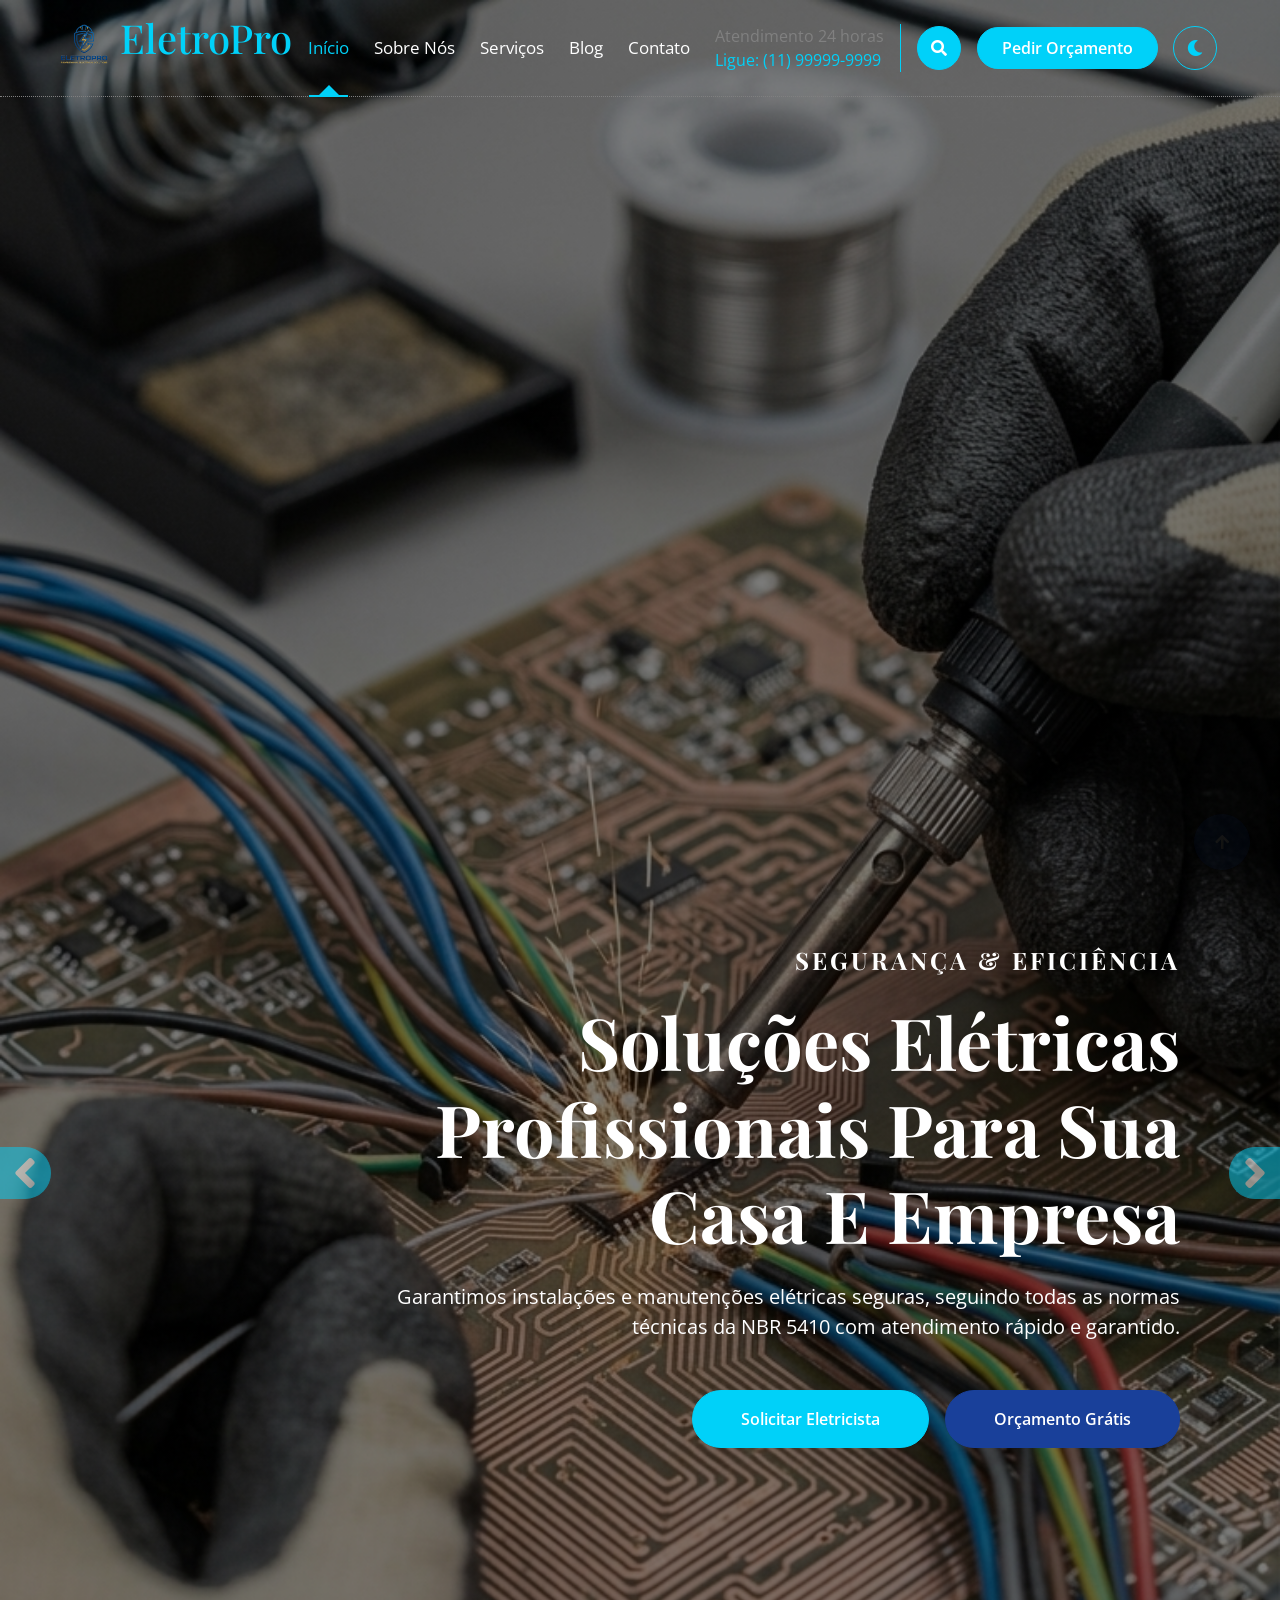
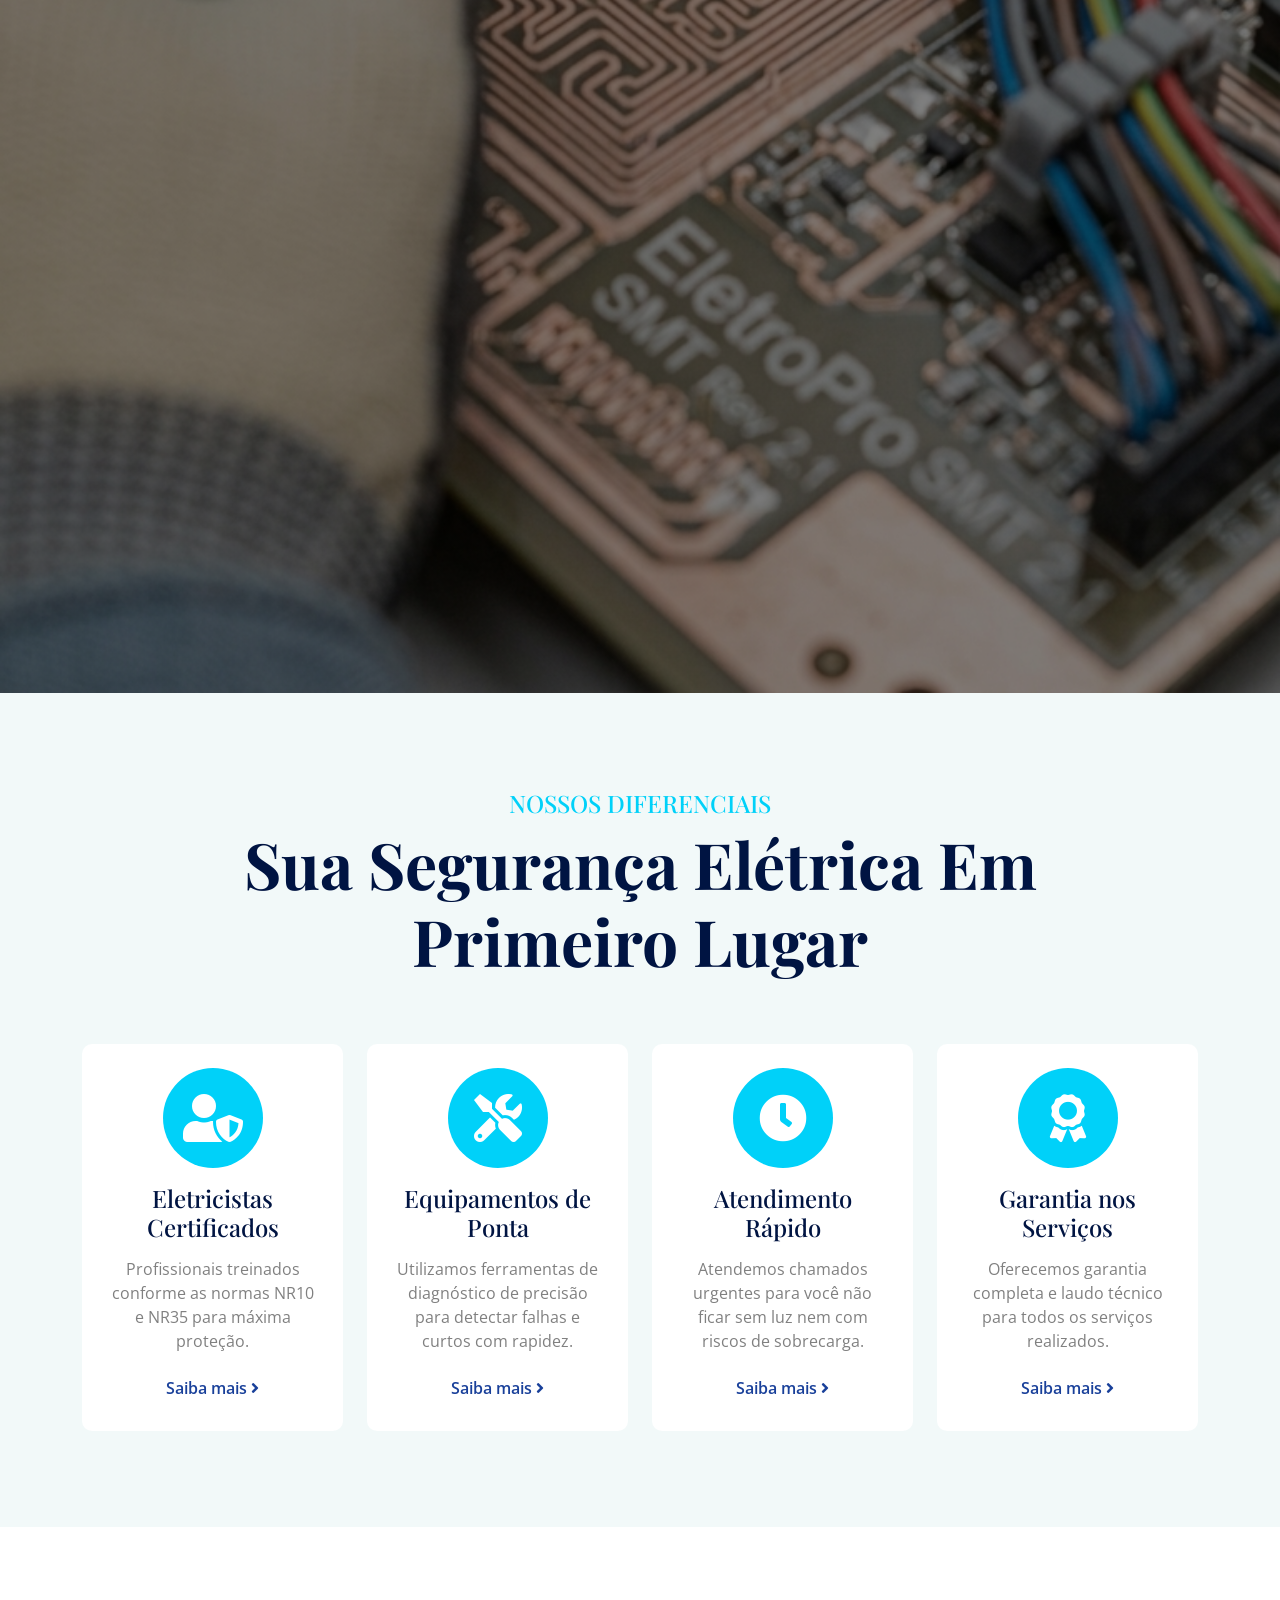
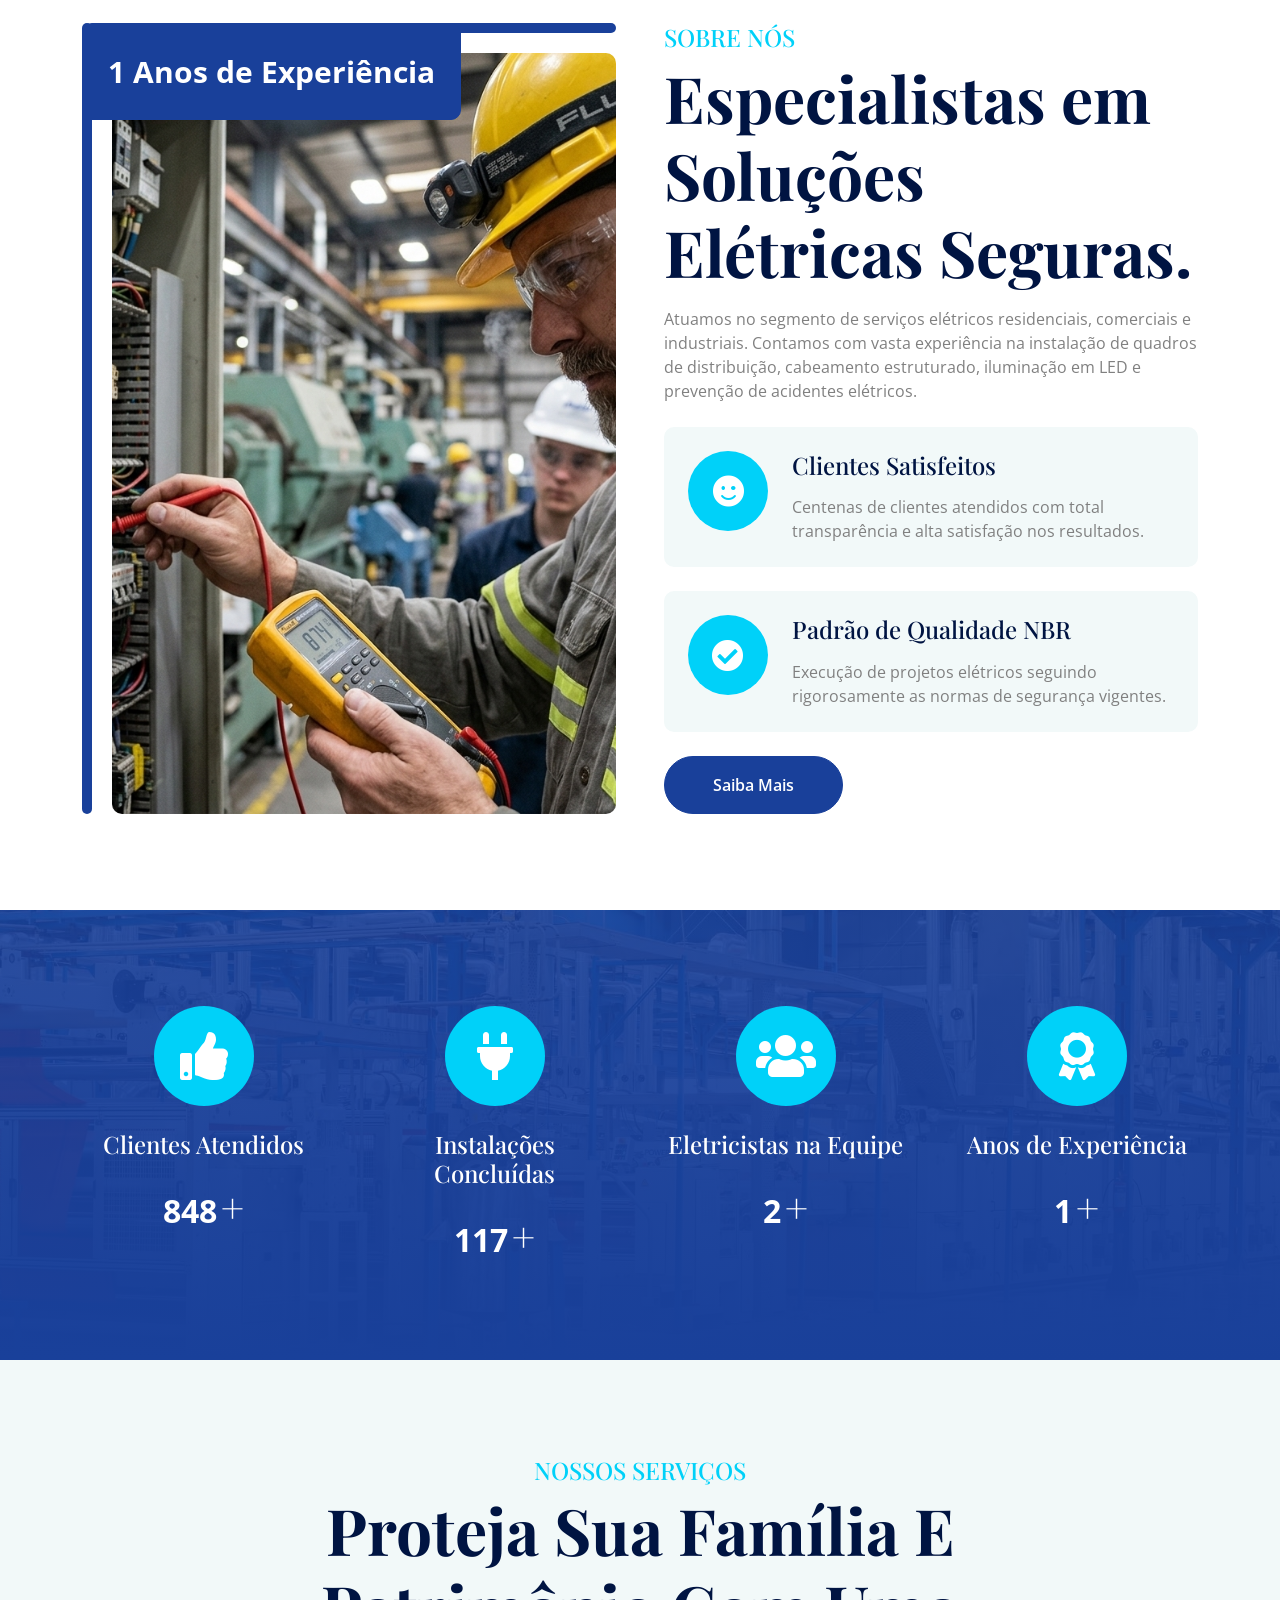
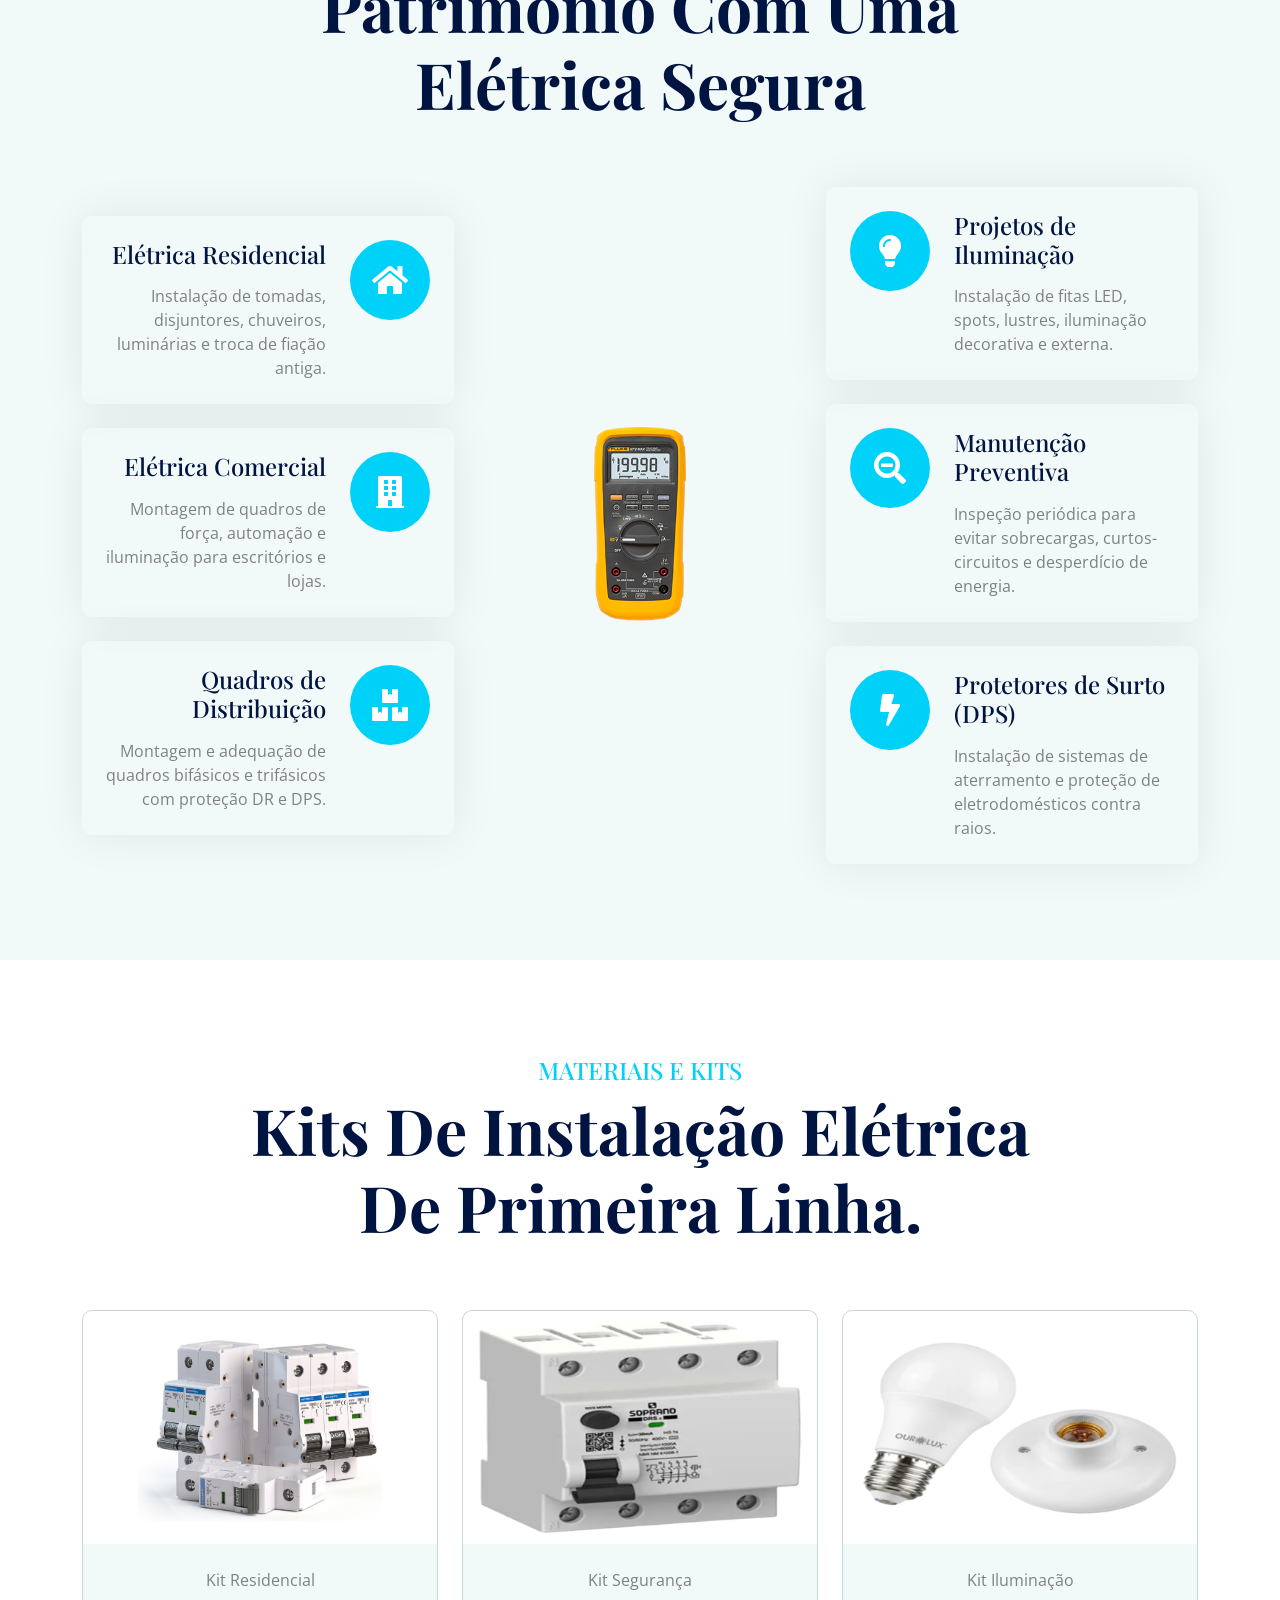
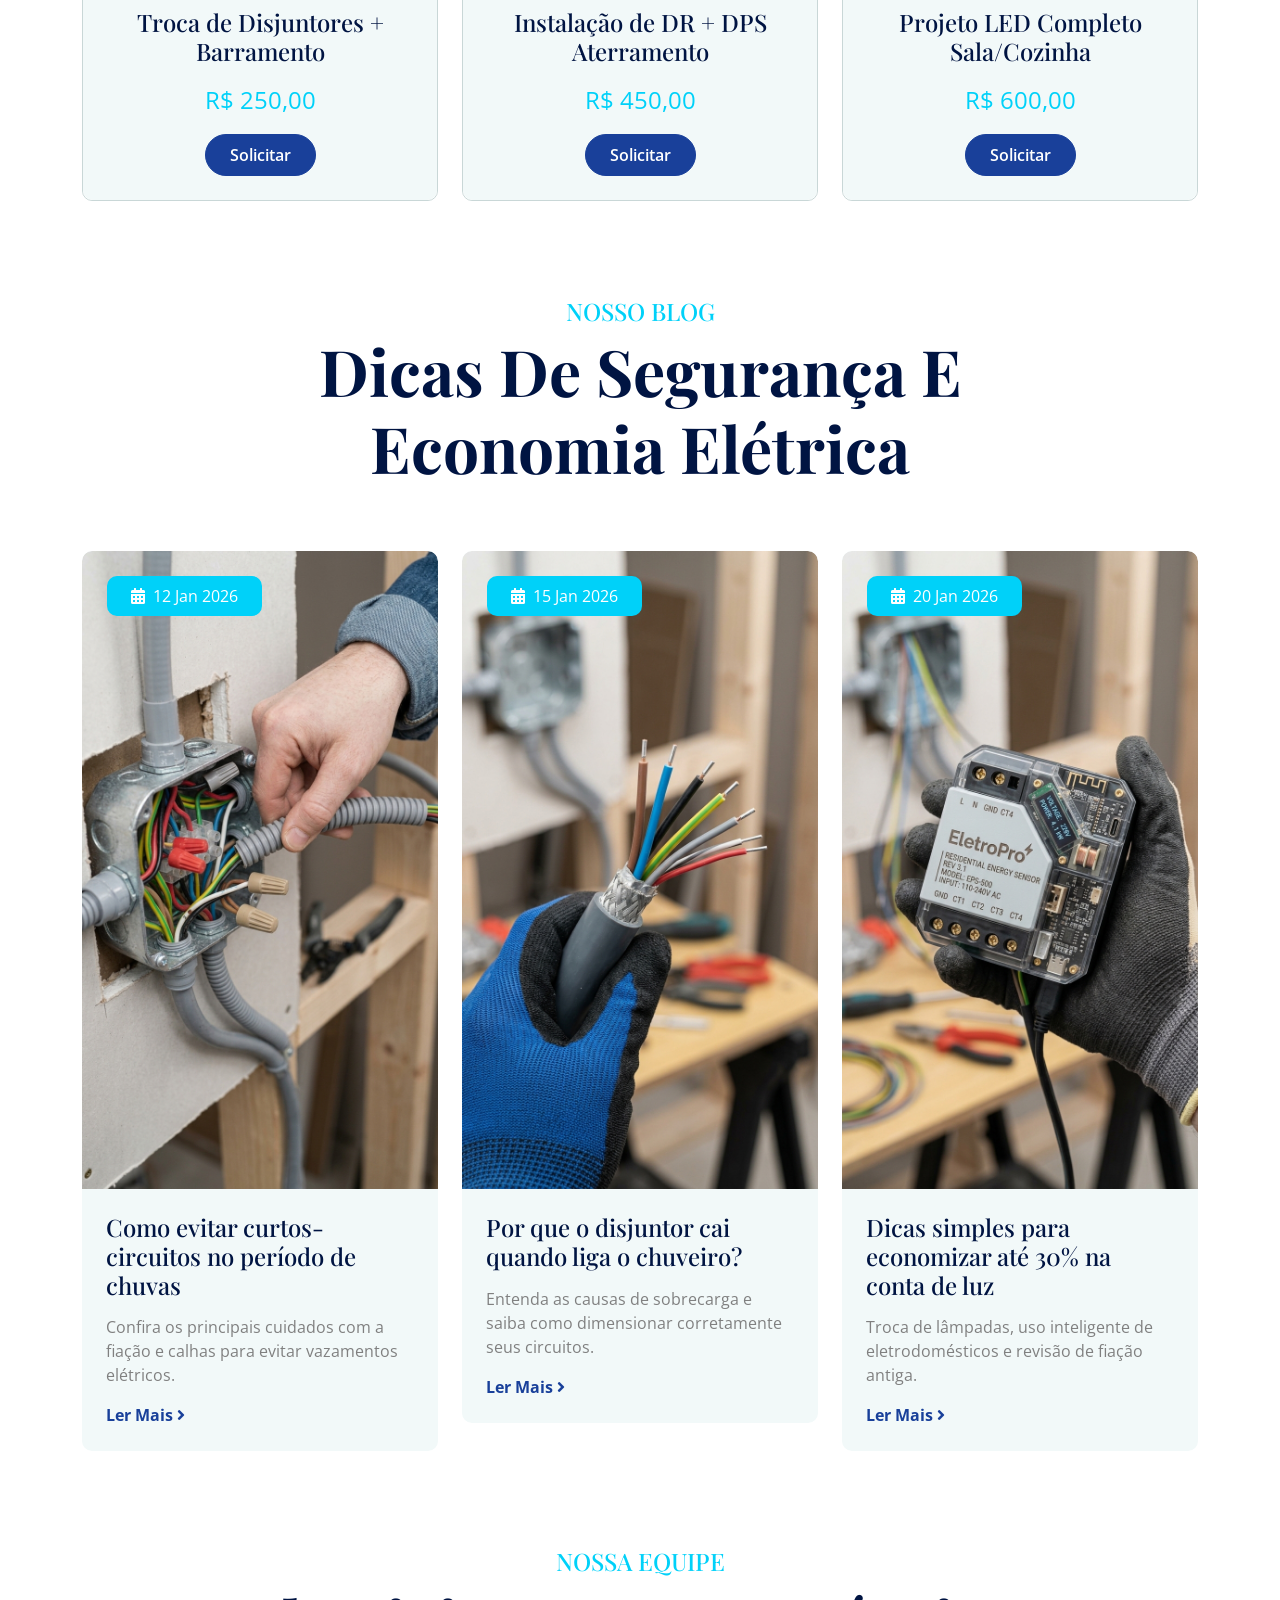
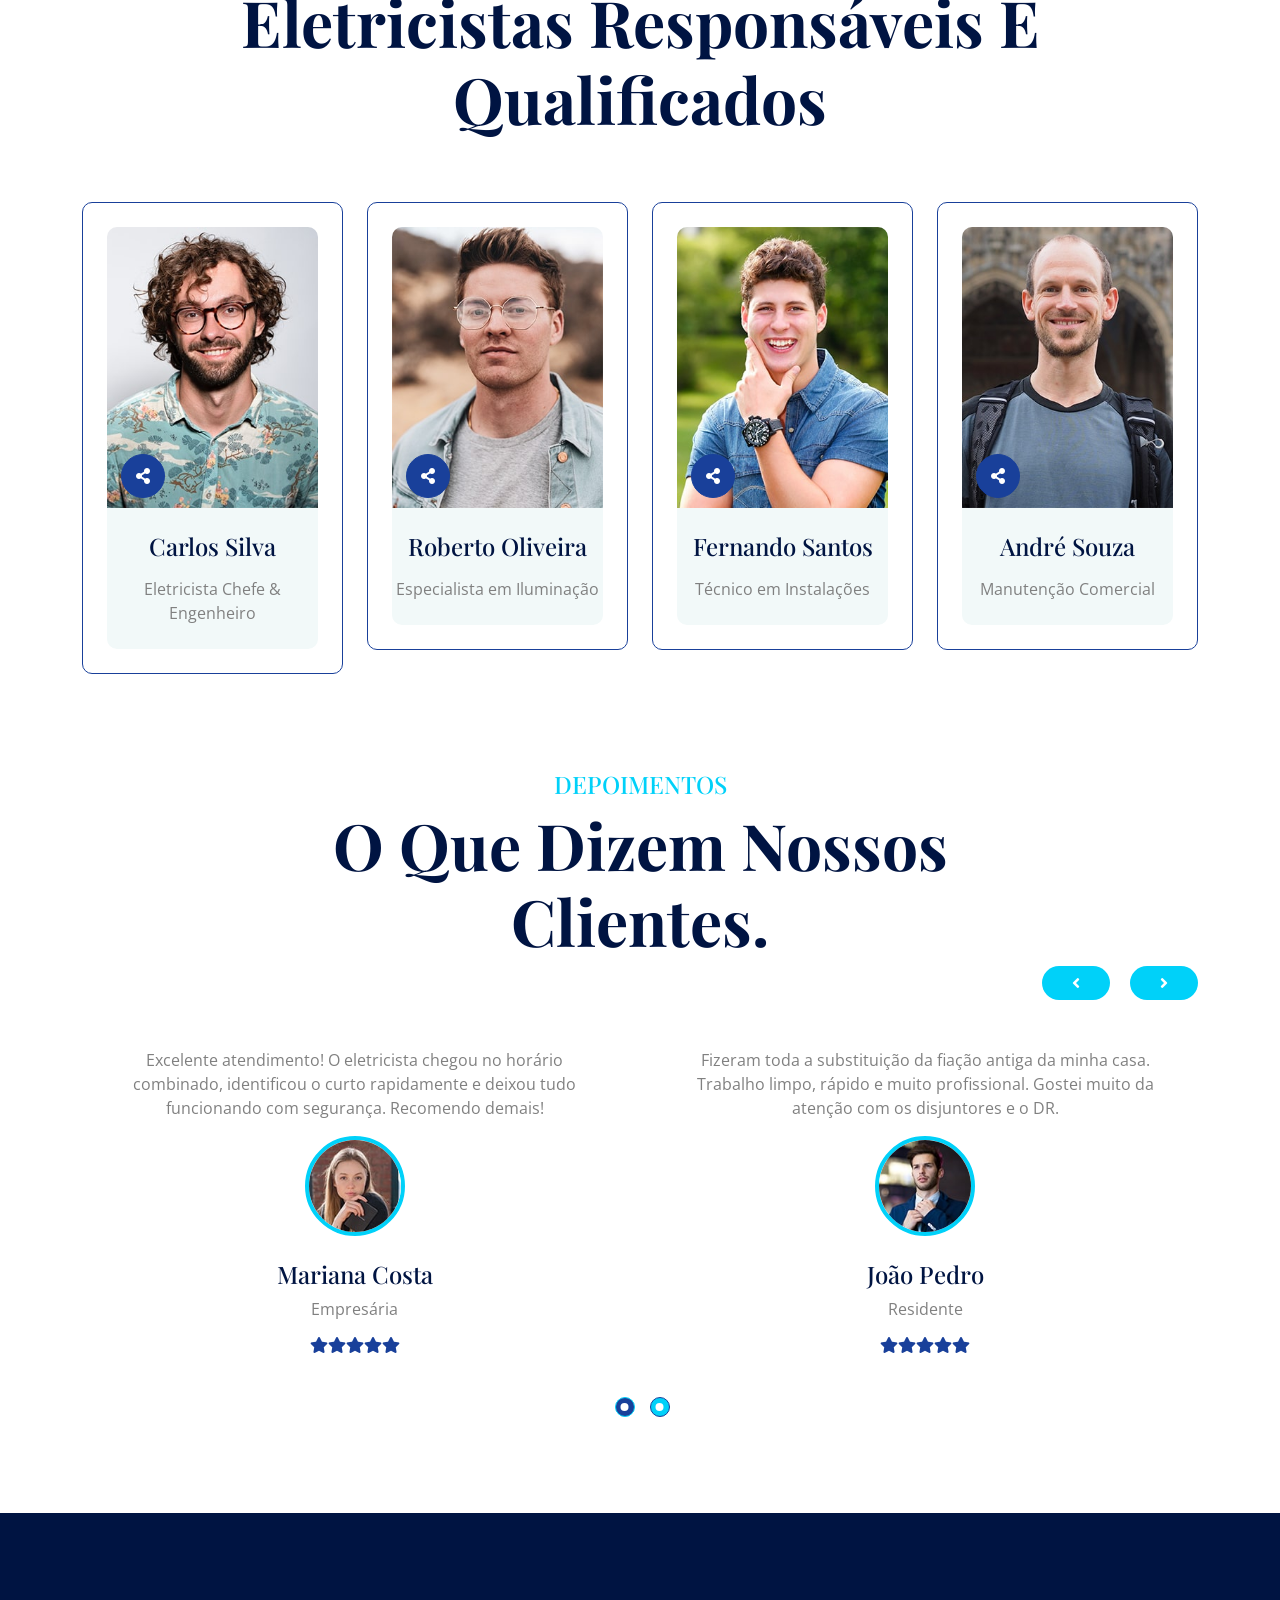
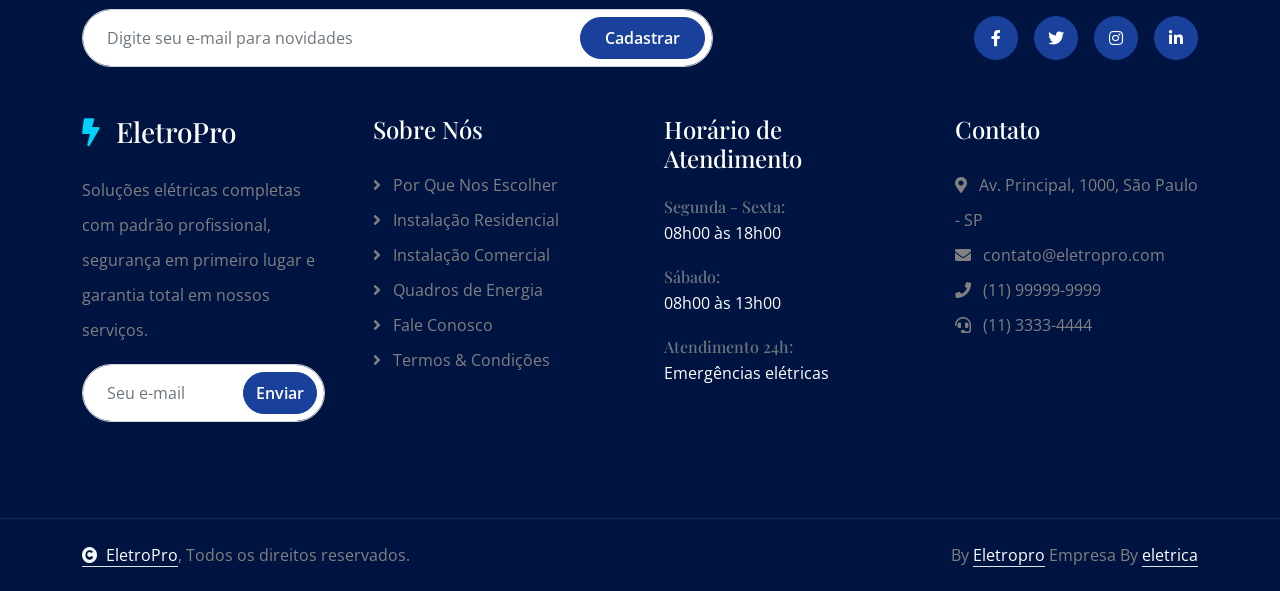
<file: index.html>
<!DOCTYPE html>
<html lang="pt-BR">

    <head>
        <meta charset="utf-8">
        <title>EletroPro - Serviços Elétricos Profissionais</title>
        <link rel="icon" href="img/logo1.png" type="img/png">
        <meta content="width=device-width, initial-scale=1.0" name="viewport">
        <meta content="Serviços elétricos residenciais, comerciais e industriais" name="keywords">
        <meta content="Eletricista credenciado para instalações, manutenções e reparos elétricos de alta qualidade." name="description">

        <!-- Google Web Fonts -->
        <link rel="preconnect" href="https://fonts.googleapis.com">
        <link rel="preconnect" href="https://fonts.gstatic.com" crossorigin>
        <link href="https://fonts.googleapis.com/css2?family=Open+Sans:ital,wdth,wght@0,75..100,300..800;1,75..100,300..800&family=Playfair+Display:ital,wght@0,400..900;1,400..900&display=swap" rel="stylesheet"> 

        <!-- Icon Font Stylesheet -->
        <link rel="stylesheet" href="https://use.fontawesome.com/releases/v5.15.4/css/all.css"/>
        <link href="https://cdn.jsdelivr.net/npm/bootstrap-icons@1.4.1/font/bootstrap-icons.css" rel="stylesheet">

        <!-- Libraries Stylesheet -->
        <link href="lib/animate/animate.min.css" rel="stylesheet">
        <link href="lib/owlcarousel/assets/owl.carousel.min.css" rel="stylesheet">

        <!-- Customized Bootstrap Stylesheet -->
        <link href="css/bootstrap.min.css" rel="stylesheet">

        <!-- Template Stylesheet -->
        <link href="css/style.css" rel="stylesheet">
    </head>

    <body>

        <!-- Spinner Start -->
        <div id="spinner" class="show bg-white position-fixed translate-middle w-100 vh-100 top-50 start-50 d-flex align-items-center justify-content-center">
            <div class="spinner-border text-primary" style="width: 3rem; height: 3rem;" role="status">
                <span class="sr-only">Carregando...</span>
            </div>
        </div>
        <!-- Spinner End -->

        <!-- Navbar & Hero Start -->
        <div class="container-fluid position-relative p-0">
            <nav class="navbar navbar-expand-lg navbar-light px-4 px-lg-5 py-3 py-lg-0">
                <a href="" class="navbar-brand p-0">
                    <h1 class="text-primary"><img src="img/logo.png"></i>EletroPro</h1>
                </a>
                <button class="navbar-toggler" type="button" data-bs-toggle="collapse" data-bs-target="#navbarCollapse">
                    <span class="fa fa-bars"></span>
                </button>
                <div class="collapse navbar-collapse" id="navbarCollapse">
                    <div class="navbar-nav ms-auto py-0">
                        <a href="index.html" class="nav-item nav-link active">Início</a>
                        <a href="about.html" class="nav-item nav-link">Sobre Nós</a>
                        <a href="service.html" class="nav-item nav-link">Serviços</a>
                        <a href="blog.html" class="nav-item nav-link">Blog</a>
                        <!--<div class="nav-item dropdown">
                            <a href="#" class="nav-link dropdown-toggle" data-bs-toggle="dropdown">Páginas</a>
                            <div class="dropdown-menu m-0">
                                <a href="feature.html" class="dropdown-item">Diferenciais</a>
                                <a href="product.html" class="dropdown-item">Produtos e Materiais</a>
                                <a href="team.html" class="dropdown-item">Nossa Equipe</a>
                                <a href="testimonial.html" class="dropdown-item">Depoimentos</a>
                                <a href="404.html" class="dropdown-item">Página 404</a>
                            </div>
                        </div> -->
                        <a href="contact.html" class="nav-item nav-link">Contato</a>
                    </div>
                    <div class="d-none d-xl-flex me-3">
                        <div class="d-flex flex-column pe-3 border-end border-primary">
                            <span class="text-body">Atendimento 24 horas</span>
                            <a href="tel:+5511999999999"><span class="text-primary">Ligue: (11) 99999-9999</span></a>
                        </div>
                    </div>
                    <button class="btn btn-primary btn-md-square d-flex flex-shrink-0 mb-3 mb-lg-0 rounded-circle me-3" data-bs-toggle="modal" data-bs-target="#searchModal"><i class="fas fa-search"></i></button>
                    <a href="contact.html" class="btn btn-primary rounded-pill d-inline-flex flex-shrink-0 py-2 px-4">Pedir Orçamento</a>
                    <!-- Botão Modo Escuro -->
<button id="darkModeToggle" class="btn btn-outline-primary btn-md-square rounded-circle" style="margin-top: 15px; margin-bottom: 15px; margin-left: 15px; margin-right: 15px;">
    <i class="fas fa-moon"></i>
</button>
                </div>
            </nav>

            <!-- Carousel Start -->
            <div class="carousel-header">
                <div id="carouselId" class="carousel slide" data-bs-ride="carousel">
                    <ol class="carousel-indicators">
                        <li data-bs-target="#carouselId" data-bs-slide-to="0" class="active"></li>
                        <li data-bs-target="#carouselId" data-bs-slide-to="1"></li>
                    </ol>
                    <div class="carousel-inner" role="listbox">
                        <div class="carousel-item active">
                            <img src="img/c.jfif" class="img-fluid w-100" alt="Instalação Elétrica">
                            <div class="carousel-caption-1">
                                <div class="carousel-caption-1-content" style="max-width: 900px;">
                                    <h4 class="text-white text-uppercase fw-bold mb-4 fadeInLeft animated" data-animation="fadeInLeft" data-delay="1s" style="animation-delay: 1s; letter-spacing: 3px;">Segurança & Eficiência</h4>
                                    <h1 class="display-2 text-capitalize text-white mb-4 fadeInLeft animated" data-animation="fadeInLeft" data-delay="1.3s" style="animation-delay: 1.3s;">Soluções Elétricas Profissionais Para Sua Casa e Empresa</h1>
                                    <p class="mb-5 fs-5 text-white fadeInLeft animated" data-animation="fadeInLeft" data-delay="1.5s" style="animation-delay: 1.5s;">Garantimos instalações e manutenções elétricas seguras, seguindo todas as normas técnicas da NBR 5410 com atendimento rápido e garantido.
                                    </p>
                                    <div class="carousel-caption-1-content-btn fadeInLeft animated" data-animation="fadeInLeft" data-delay="1.7s" style="animation-delay: 1.7s;">
                                        <a class="btn btn-primary rounded-pill flex-shrink-0 py-3 px-5 me-2" href="contact.html">Solicitar Eletricista</a>
                                        <a class="btn btn-secondary rounded-pill flex-shrink-0 py-3 px-5 ms-2" href="service.html">Orçamento Grátis</a>
                                    </div>
                                </div>
                            </div>
                        </div>
                        <div class="carousel-item">
                            <img src="img/carousel-2.jpg" class="img-fluid w-100" alt="Manutenção Elétrica">
                            <div class="carousel-caption-2">
                                <div class="carousel-caption-2-content" style="max-width: 900px;">
                                    <h4 class="text-white text-uppercase fw-bold mb-4 fadeInRight animated" data-animation="fadeInRight" data-delay="1s" style="animation-delay: 1s; letter-spacing: 3px;">Atendimento de Urgência</h4>
                                    <h1 class="display-2 text-capitalize text-white mb-4 fadeInRight animated" data-animation="fadeInRight" data-delay="1.3s" style="animation-delay: 1.3s;">Reparo Rápido de Curtos e Tomadas Sem Energia</h1>
                                    <p class="mb-5 fs-5 text-white fadeInRight animated" data-animation="fadeInRight" data-delay="1.5s" style="animation-delay: 1.5s;">Precisa de auxílio imediato? Nossa equipe de eletricistas qualificados está pronta para resolver qualquer emergência elétrica com agilidade.
                                    </p>
                                    <div class="carousel-caption-2-content-btn fadeInRight animated" data-animation="fadeInRight" data-delay="1.7s" style="animation-delay: 1.7s;">
                                        <a class="btn btn-primary rounded-pill flex-shrink-0 py-3 px-5 me-2" href="contact.html">Chamar Agora</a>
                                        <a class="btn btn-secondary rounded-pill flex-shrink-0 py-3 px-5 ms-2" href="about.html">Conhecer Serviços</a>
                                    </div>
                                </div>
                            </div>
                        </div>
                    </div>
                    <button class="carousel-control-prev" type="button" data-bs-target="#carouselId" data-bs-slide="prev">
                        <span class="carousel-control-prev-icon btn btn-primary fadeInLeft animated" aria-hidden="true" data-animation="fadeInLeft" data-delay="1.1s" style="animation-delay: 1.3s;"> <i class="fa fa-angle-left fa-3x"></i></span>
                        <span class="visually-hidden">Anterior</span>
                    </button>
                    <button class="carousel-control-next" type="button" data-bs-target="#carouselId" data-bs-slide="next">
                        <span class="carousel-control-next-icon btn btn-primary fadeInRight animated" aria-hidden="true" data-animation="fadeInLeft" data-delay="1.1s" style="animation-delay: 1.3s;"><i class="fa fa-angle-right fa-3x"></i></span>
                        <span class="visually-hidden">Próximo</span>
                    </button>
                </div>
            </div>
            <!-- Carousel End -->
        </div>
        <!-- Navbar & Hero End -->

        <!-- Modal Search Start -->
        <div class="modal fade" id="searchModal" tabindex="-1" aria-labelledby="exampleModalLabel" aria-hidden="true">
            <div class="modal-dialog modal-fullscreen">
                <div class="modal-content rounded-0">
                    <div class="modal-header">
                        <h4 class="modal-title mb-0" id="exampleModalLabel">Pesquisar por serviço</h4>
                        <button type="button" class="btn-close" data-bs-dismiss="modal" aria-label="Close"></button>
                    </div>
                    <div class="modal-body d-flex align-items-center">
                        <div class="input-group w-75 mx-auto d-flex">
                            <input type="search" class="form-control p-3" placeholder="Digite o que procura (ex: disjuntor, iluminação, fiação...)" aria-describedby="search-icon-1">
                            <span id="search-icon-1" class="input-group-text btn border p-3"><i class="fa fa-search text-white"></i></span>
                        </div>
                    </div>
                </div>
            </div>
        </div>
        <!-- Modal Search End -->

        <!-- feature Start -->
        <div class="container-fluid feature bg-light py-5">
            <div class="container py-5">
                <div class="text-center mx-auto pb-5 wow fadeInUp" data-wow-delay="0.2s" style="max-width: 800px;">
                    <h4 class="text-uppercase text-primary">Nossos Diferenciais</h4>
                    <h1 class="display-3 text-capitalize mb-3">Sua Segurança Elétrica em Primeiro Lugar</h1>
                </div>
                <div class="row g-4">
                    <div class="col-md-6 col-lg-6 col-xl-3 wow fadeInUp" data-wow-delay="0.2s">
                        <div class="feature-item p-4">
                            <div class="feature-icon mb-3"><i class="fas fa-user-shield text-white fa-3x"></i></div>
                            <a href="#" class="h4 mb-3">Eletricistas Certificados</a>
                            <p class="mb-3">Profissionais treinados conforme as normas NR10 e NR35 para máxima proteção.</p>
                            <a href="#" class="btn text-secondary">Saiba mais <i class="fa fa-angle-right"></i></a>
                        </div>
                    </div>
                    <div class="col-md-6 col-lg-6 col-xl-3 wow fadeInUp" data-wow-delay="0.4s">
                        <div class="feature-item p-4">
                            <div class="feature-icon mb-3"><i class="fas fa-tools text-white fa-3x"></i></div>
                            <a href="#" class="h4 mb-3">Equipamentos de Ponta</a>
                            <p class="mb-3">Utilizamos ferramentas de diagnóstico de precisão para detectar falhas e curtos com rapidez.</p>
                            <a href="#" class="btn text-secondary">Saiba mais <i class="fa fa-angle-right"></i></a>
                        </div>
                    </div>
                    <div class="col-md-6 col-lg-6 col-xl-3 wow fadeInUp" data-wow-delay="0.6s">
                        <div class="feature-item p-4">
                            <div class="feature-icon mb-3"><i class="fas fa-clock text-white fa-3x"></i></div>
                            <a href="#" class="h4 mb-3">Atendimento Rápido</a>
                            <p class="mb-3">Atendemos chamados urgentes para você não ficar sem luz nem com riscos de sobrecarga.</p>
                            <a href="#" class="btn text-secondary">Saiba mais <i class="fa fa-angle-right"></i></a>
                        </div>
                    </div>
                    <div class="col-md-6 col-lg-6 col-xl-3 wow fadeInUp" data-wow-delay="0.8s">
                        <div class="feature-item p-4">
                            <div class="feature-icon mb-3"><i class="fas fa-award text-white fa-3x"></i></div>
                            <a href="#" class="h4 mb-3">Garantia nos Serviços</a>
                            <p class="mb-3">Oferecemos garantia completa e laudo técnico para todos os serviços realizados.</p>
                            <a href="#" class="btn text-secondary">Saiba mais <i class="fa fa-angle-right"></i></a>
                        </div>
                    </div>
                </div>
            </div>
        </div>
        <!-- feature End -->

        <!-- About Start -->
        <div class="container-fluid about overflow-hidden py-5">
            <div class="container py-5">
                <div class="row g-5">
                    <div class="col-xl-6 wow fadeInLeft" data-wow-delay="0.2s">
                        <div class="about-img rounded h-100">
                            <img src="img/about.jpg" class="img-fluid rounded h-100 w-100" style="object-fit: cover;" alt="Eletricista Trabalhando">
                            <div class="about-exp"><span>1 Anos de Experiência</span></div>
                        </div>
                    </div>
                    <div class="col-xl-6 wow fadeInRight" data-wow-delay="0.2s">
                        <div class="about-item">
                            <h4 class="text-primary text-uppercase">Sobre Nós</h4>
                            <h1 class="display-3 mb-3">Especialistas em Soluções Elétricas Seguras.</h1>
                            <p class="mb-4">Atuamos no segmento de serviços elétricos residenciais, comerciais e industriais. Contamos com vasta experiência na instalação de quadros de distribuição, cabeamento estruturado, iluminação em LED e prevenção de acidentes elétricos.
                            </p>
                            <div class="bg-light rounded p-4 mb-4">
                                <div class="row">
                                    <div class="col-12">
                                        <div class="d-flex">
                                            <div class="pe-4">
                                                <div class="rounded-circle bg-primary d-flex align-items-center justify-content-center" style="width: 80px; height: 80px;"><i class="fas fa-smile text-white fa-2x"></i></div>
                                            </div>
                                            <div class="">
                                                <a href="#" class="h4 d-inline-block mb-3">Clientes Satisfeitos</a>
                                                <p class="mb-0">Centenas de clientes atendidos com total transparência e alta satisfação nos resultados.</p>
                                            </div>
                                        </div>
                                    </div>
                                </div>
                            </div>
                            <div class="bg-light rounded p-4 mb-4">
                                <div class="row">
                                    <div class="col-12">
                                        <div class="d-flex">
                                            <div class="pe-4">
                                                <div class="rounded-circle bg-primary d-flex align-items-center justify-content-center" style="width: 80px; height: 80px;"><i class="fas fa-check-circle text-white fa-2x"></i></div>
                                            </div>
                                            <div class="">
                                                <a href="#" class="h4 d-inline-block mb-3">Padrão de Qualidade NBR</a>
                                                <p class="mb-0">Execução de projetos elétricos seguindo rigorosamente as normas de segurança vigentes.</p>
                                            </div>
                                        </div>
                                    </div>
                                </div>
                            </div>
                            <a href="about.html" class="btn btn-secondary rounded-pill py-3 px-5">Saiba Mais</a>
                        </div>
                    </div>
                </div>
            </div>
        </div>
        <!-- About End -->

        <!-- Fact Counter -->
        <div class="container-fluid counter py-5">
            <div class="container py-5">
                <div class="row g-5">
                    <div class="col-md-6 col-lg-6 col-xl-3 wow fadeInUp" data-wow-delay="0.2s">
                        <div class="counter-item">
                            <div class="counter-item-icon mx-auto">
                                <i class="fas fa-thumbs-up fa-3x text-white"></i>
                            </div>
                            <h4 class="text-white my-4">Clientes Atendidos</h4>
                            <div class="counter-counting">
                                <span class="text-white fs-2 fw-bold" data-toggle="counter-up">1456</span>
                                <span class="h1 fw-bold text-white">+</span>
                            </div>
                        </div>
                    </div>
                    <div class="col-md-6 col-lg-6 col-xl-3 wow fadeInUp" data-wow-delay="0.4s">
                        <div class="counter-item">
                            <div class="counter-item-icon mx-auto">
                                <i class="fas fa-plug fa-3x text-white"></i>
                            </div>
                            <h4 class="text-white my-4">Instalações Concluídas</h4>
                            <div class="counter-counting">
                                <span class="text-white fs-2 fw-bold" data-toggle="counter-up">200</span>
                                <span class="h1 fw-bold text-white">+</span>
                            </div>
                        </div>
                    </div>
                    <div class="col-md-6 col-lg-6 col-xl-3 wow fadeInUp" data-wow-delay="0.6s">
                        <div class="counter-item">
                            <div class="counter-item-icon mx-auto">
                                <i class="fas fa-users fa-3x text-white"></i>
                            </div>
                            <h4 class="text-white my-4">Eletricistas na Equipe</h4>
                            <div class="counter-counting">
                                <span class="text-white fs-2 fw-bold" data-toggle="counter-up">3</span>
                                <span class="h1 fw-bold text-white">+</span>
                            </div>
                        </div>
                    </div>
                    <div class="col-md-6 col-lg-6 col-xl-3 wow fadeInUp" data-wow-delay="0.8s">
                        <div class="counter-item">
                            <div class="counter-item-icon mx-auto">
                                <i class="fas fa-award fa-3x text-white"></i>
                            </div>
                            <h4 class="text-white my-4">Anos de Experiência</h4>
                            <div class="counter-counting">
                                <span class="text-white fs-2 fw-bold" data-toggle="counter-up">1</span>
                                <span class="h1 fw-bold text-white">+</span>
                            </div>
                        </div>
                    </div>
                </div>
            </div>
        </div>
        <!-- Fact Counter -->

        <!-- Service Start -->
        <div class="container-fluid service bg-light overflow-hidden py-5">
            <div class="container py-5">
                <div class="text-center mx-auto pb-5 wow fadeInUp" data-wow-delay="0.2s" style="max-width: 800px;">
                    <h4 class="text-uppercase text-primary">Nossos Serviços</h4>
                    <h1 class="display-3 text-capitalize mb-3">Proteja Sua Família e Patrimônio com uma Elétrica Segura</h1>
                </div>
                <div class="row gx-0 gy-4 align-items-center">
                    <div class="col-lg-6 col-xl-4 wow fadeInLeft" data-wow-delay="0.2s">
                        <div class="service-item rounded p-4 mb-4">
                            <div class="row">
                                <div class="col-12">
                                    <div class="d-flex">
                                        <div class="service-content text-end">
                                            <a href="#" class="h4 d-inline-block mb-3">Elétrica Residencial</a>
                                            <p class="mb-0">Instalação de tomadas, disjuntores, chuveiros, luminárias e troca de fiação antiga.</p>
                                        </div>
                                        <div class="ps-4">
                                            <div class="service-btn"><i class="fas fa-home text-white fa-2x"></i></div>
                                        </div>
                                    </div>
                                </div>
                            </div>
                        </div>
                        <div class="service-item rounded p-4 mb-4">
                            <div class="row">
                                <div class="col-12">
                                    <div class="d-flex">
                                        <div class="service-content text-end">
                                            <a href="#" class="h4 d-inline-block mb-3">Elétrica Comercial</a>
                                            <p class="mb-0">Montagem de quadros de força, automação e iluminação para escritórios e lojas.</p>
                                        </div>
                                        <div class="ps-4">
                                            <div class="service-btn"><i class="fas fa-building text-white fa-2x"></i></div>
                                        </div>
                                    </div>
                                </div>
                            </div>
                        </div>
                        <div class="service-item rounded p-4 mb-0">
                            <div class="row">
                                <div class="col-12">
                                    <div class="d-flex">
                                        <div class="service-content text-end">
                                            <a href="#" class="h4 d-inline-block mb-3">Quadros de Distribuição</a>
                                            <p class="mb-0">Montagem e adequação de quadros bifásicos e trifásicos com proteção DR e DPS.</p>
                                        </div>
                                        <div class="ps-4">
                                            <div class="service-btn"><i class="fas fa-boxes text-white fa-2x"></i></div>
                                        </div>
                                    </div>
                                </div>
                            </div>
                        </div>
                    </div>
                    <div class="col-lg-6 col-xl-4 wow fadeInUp" data-wow-delay="0.3s">
                        <div class="bg-transparent">
                            <img src="img/water.png" class="img-fluid w-100" alt="Instalações Elétricas">
                        </div>
                    </div>
                    <div class="col-lg-6 col-xl-4 wow fadeInRight" data-wow-delay="0.2s">
                        <div class="service-item rounded p-4 mb-4">
                            <div class="row">
                                <div class="col-12">
                                    <div class="d-flex">
                                        <div class="pe-4">
                                            <div class="service-btn"><i class="fas fa-lightbulb text-white fa-2x"></i></div>
                                        </div>
                                        <div class="service-content">
                                            <a href="#" class="h4 d-inline-block mb-3">Projetos de Iluminação</a>
                                            <p class="mb-0">Instalação de fitas LED, spots, lustres, iluminação decorativa e externa.</p>
                                        </div>
                                    </div>
                                </div>
                            </div>
                        </div>
                        <div class="service-item rounded p-4 mb-4">
                            <div class="row">
                                <div class="col-12">
                                    <div class="d-flex">
                                        <div class="pe-4">
                                            <div class="service-btn"><i class="fas fa-search-minus text-white fa-2x"></i></div>
                                        </div>
                                        <div class="service-content">
                                            <a href="#" class="h4 d-inline-block mb-3">Manutenção Preventiva</a>
                                            <p class="mb-0">Inspeção periódica para evitar sobrecargas, curtos-circuitos e desperdício de energia.</p>
                                        </div>
                                    </div>
                                </div>
                            </div>
                        </div>
                        <div class="service-item rounded p-4 mb-0">
                            <div class="row">
                                <div class="col-12">
                                    <div class="d-flex">
                                        <div class="pe-4">
                                            <div class="service-btn"><i class="fas fa-bolt text-white fa-2x"></i></div>
                                        </div>
                                        <div class="service-content">
                                            <a href="#" class="h4 d-inline-block mb-3">Protetores de Surto (DPS)</a>
                                            <p class="mb-0">Instalação de sistemas de aterramento e proteção de eletrodomésticos contra raios.</p>
                                        </div>
                                    </div>
                                </div>
                            </div>
                        </div>
                    </div>
                </div>
            </div>
        </div>
        <!-- Service End -->

        <!-- Products Start -->
        <div class="container-fluid product py-5">
            <div class="container py-5">
                <div class="text-center mx-auto pb-5 wow fadeInUp" data-wow-delay="0.2s" style="max-width: 800px;">
                    <h4 class="text-uppercase text-primary">Materiais e Kits</h4>
                    <h1 class="display-3 text-capitalize mb-3">Kits de Instalação Elétrica de Primeira Linha.</h1>
                </div>
                <div class="row g-4 justify-content-center">
                    <div class="col-lg-6 col-xl-4 wow fadeInUp" data-wow-delay="0.2s">
                        <div class="product-item">
                            <img src="img/product-3.png" class="img-fluid w-100 rounded-top" alt="Kit Iluminação">
                            <div class="product-content bg-light text-center rounded-bottom p-4">
                                <p>Kit Residencial</p>
                                <a href="#" class="h4 d-inline-block mb-3">Troca de Disjuntores + Barramento</a>
                                <p class="fs-4 text-primary mb-3">R$ 250,00</p>
                                <a href="contact.html" class="btn btn-secondary rounded-pill py-2 px-4">Solicitar</a>
                            </div>
                        </div>
                    </div>
                    <div class="col-lg-6 col-xl-4 wow fadeInUp" data-wow-delay="0.4s">
                        <div class="product-item">
                            <img src="img/product-2.png" class="img-fluid w-100 rounded-top" alt="Kit Proteção">
                            <div class="product-content bg-light text-center rounded-bottom p-4">
                                <p>Kit Segurança</p>
                                <a href="#" class="h4 d-inline-block mb-3">Instalação de DR + DPS Aterramento</a>
                                <p class="fs-4 text-primary mb-3">R$ 450,00</p>
                                <a href="contact.html" class="btn btn-secondary rounded-pill py-2 px-4">Solicitar</a>
                            </div>
                        </div>
                    </div>
                    <div class="col-lg-6 col-xl-4 wow fadeInUp" data-wow-delay="0.6s">
                        <div class="product-item">
                            <img src="img/product-1.png" class="img-fluid w-100 rounded-top" alt="Kit Iluminação LED">
                            <div class="product-content bg-light text-center rounded-bottom p-4">
                                <p>Kit Iluminação</p>
                                <a href="#" class="h4 d-inline-block mb-3">Projeto LED Completo Sala/Cozinha</a>
                                <p class="fs-4 text-primary mb-3">R$ 600,00</p>
                                <a href="contact.html" class="btn btn-secondary rounded-pill py-2 px-4">Solicitar</a>
                            </div>
                        </div>
                    </div>
                </div>
            </div>
        </div>
        <!-- Products End -->

        <!-- Blog Start -->
        <div class="container-fluid blog pb-5">
            <div class="container pb-5">
                <div class="text-center mx-auto pb-5 wow fadeInUp" data-wow-delay="0.2s" style="max-width: 800px;">
                    <h4 class="text-uppercase text-primary">Nosso Blog</h4>
                    <h1 class="display-3 text-capitalize mb-3">Dicas de Segurança e Economia Elétrica</h1>
                </div>
                <div class="row g-4 justify-content-center">
                    <div class="col-lg-6 col-xl-4 wow fadeInUp" data-wow-delay="0.2s">
                        <div class="blog-item">
                            <div class="blog-img">
                                <img src="img/blog-1.jpg" class="img-fluid rounded-top w-100" alt="Blog 1">
                                <div class="blog-date px-4 py-2"><i class="fa fa-calendar-alt me-1"></i> 12 Jan 2026</div>
                            </div>
                            <div class="blog-content rounded-bottom p-4">
                                <a href="#" class="h4 d-inline-block mb-3">Como evitar curtos-circuitos no período de chuvas</a>
                                <p>Confira os principais cuidados com a fiação e calhas para evitar vazamentos elétricos.</p>
                                <a href="#" class="fw-bold text-secondary">Ler Mais <i class="fa fa-angle-right"></i></a>
                            </div>
                        </div>
                    </div>
                    <div class="col-lg-6 col-xl-4 wow fadeInUp" data-wow-delay="0.4s">
                        <div class="blog-item">
                            <div class="blog-img">
                                <img src="img/blog-2.jpg" class="img-fluid rounded-top w-100" alt="Blog 2">
                                <div class="blog-date px-4 py-2"><i class="fa fa-calendar-alt me-1"></i> 15 Jan 2026</div>
                            </div>
                            <div class="blog-content rounded-bottom p-4">
                                <a href="#" class="h4 d-inline-block mb-3">Por que o disjuntor cai quando liga o chuveiro?</a>
                                <p>Entenda as causas de sobrecarga e saiba como dimensionar corretamente seus circuitos.</p>
                                <a href="#" class="fw-bold text-secondary">Ler Mais <i class="fa fa-angle-right"></i></a>
                            </div>
                        </div>
                    </div>
                    <div class="col-lg-6 col-xl-4 wow fadeInUp" data-wow-delay="0.6s">
                        <div class="blog-item">
                            <div class="blog-img">
                                <img src="img/blog-3.jpg" class="img-fluid rounded-top w-100" alt="Blog 3">
                                <div class="blog-date px-4 py-2"><i class="fa fa-calendar-alt me-1"></i> 20 Jan 2026</div>
                            </div>
                            <div class="blog-content rounded-bottom p-4">
                                <a href="#" class="h4 d-inline-block mb-3">Dicas simples para economizar até 30% na conta de luz</a>
                                <p>Troca de lâmpadas, uso inteligente de eletrodomésticos e revisão de fiação antiga.</p>
                                <a href="#" class="fw-bold text-secondary">Ler Mais <i class="fa fa-angle-right"></i></a>
                            </div>
                        </div>
                    </div>
                </div>
            </div>
        </div>
        <!-- Blog End -->

        <!-- Team Start -->
        <div class="container-fluid team pb-5">
            <div class="container pb-5">
                <div class="text-center mx-auto pb-5 wow fadeInUp" data-wow-delay="0.2s" style="max-width: 800px;">
                    <h4 class="text-uppercase text-primary">Nossa Equipe</h4>
                    <h1 class="display-3 text-capitalize mb-3">Eletricistas Responsáveis e Qualificados</h1>
                </div>
                <div class="row g-4">
                    <div class="col-md-6 col-lg-6 col-xl-3 wow fadeInUp" data-wow-delay="0.2s">
                        <div class="team-item p-4">
                            <div class="team-inner rounded">
                                <div class="team-img">
                                    <img src="img/team-1.jpg" class="img-fluid rounded-top w-100" alt="Eletricista">
                                    <div class="team-share">
                                        <a class="btn btn-secondary btn-md-square rounded-pill text-white mx-1" href=""><i class="fas fa-share-alt"></i></a>
                                    </div>
                                    <div class="team-icon rounded-pill py-2 px-2">
                                        <a class="btn btn-secondary btn-sm-square rounded-pill mx-1" href=""><i class="fab fa-facebook-f"></i></a>
                                        <a class="btn btn-secondary btn-sm-square rounded-pill me-1" href=""><i class="fab fa-twitter"></i></a>
                                        <a class="btn btn-secondary btn-sm-square rounded-pill me-1" href=""><i class="fab fa-linkedin-in"></i></a>
                                        <a class="btn btn-secondary btn-sm-square rounded-pill me-1" href=""><i class="fab fa-instagram"></i></a>
                                    </div>
                                </div>
                                <div class="bg-light rounded-bottom text-center py-4">
                                    <h4 class="mb-3">Carlos Silva</h4>
                                    <p class="mb-0">Eletricista Chefe & Engenheiro</p>
                                </div>
                            </div>
                        </div>
                    </div>
                    <div class="col-md-6 col-lg-6 col-xl-3 wow fadeInUp" data-wow-delay="0.4s">
                        <div class="team-item p-4">
                            <div class="team-inner rounded">
                                <div class="team-img">
                                    <img src="img/team-2.jpg" class="img-fluid rounded-top w-100" alt="Eletricista">
                                    <div class="team-share">
                                        <a class="btn btn-secondary btn-md-square rounded-pill text-white mx-1" href=""><i class="fas fa-share-alt"></i></a>
                                    </div>
                                    <div class="team-icon rounded-pill py-2 px-2">
                                        <a class="btn btn-secondary btn-sm-square rounded-pill mx-1" href=""><i class="fab fa-facebook-f"></i></a>
                                        <a class="btn btn-secondary btn-sm-square rounded-pill me-1" href=""><i class="fab fa-twitter"></i></a>
                                        <a class="btn btn-secondary btn-sm-square rounded-pill me-1" href=""><i class="fab fa-linkedin-in"></i></a>
                                        <a class="btn btn-secondary btn-sm-square rounded-pill me-1" href=""><i class="fab fa-instagram"></i></a>
                                    </div>
                                </div>
                                <div class="bg-light rounded-bottom text-center py-4">
                                    <h4 class="mb-3">Roberto Oliveira</h4>
                                    <p class="mb-0">Especialista em Iluminação</p>
                                </div>
                            </div>
                        </div>
                    </div>
                    <div class="col-md-6 col-lg-6 col-xl-3 wow fadeInUp" data-wow-delay="0.6s">
                        <div class="team-item p-4">
                            <div class="team-inner rounded">
                                <div class="team-img">
                                    <img src="img/team-3.jpg" class="img-fluid rounded-top w-100" alt="Eletricista">
                                    <div class="team-share">
                                        <a class="btn btn-secondary btn-md-square rounded-pill text-white mx-1" href=""><i class="fas fa-share-alt"></i></a>
                                    </div>
                                    <div class="team-icon rounded-pill py-2 px-2">
                                        <a class="btn btn-secondary btn-sm-square rounded-pill mx-1" href=""><i class="fab fa-facebook-f"></i></a>
                                        <a class="btn btn-secondary btn-sm-square rounded-pill me-1" href=""><i class="fab fa-twitter"></i></a>
                                        <a class="btn btn-secondary btn-sm-square rounded-pill me-1" href=""><i class="fab fa-linkedin-in"></i></a>
                                        <a class="btn btn-secondary btn-sm-square rounded-pill me-1" href=""><i class="fab fa-instagram"></i></a>
                                    </div>
                                </div>
                                <div class="bg-light rounded-bottom text-center py-4">
                                    <h4 class="mb-3">Fernando Santos</h4>
                                    <p class="mb-0">Técnico em Instalações</p>
                                </div>
                            </div>
                        </div>
                    </div>
                    <div class="col-md-6 col-lg-6 col-xl-3 wow fadeInUp" data-wow-delay="0.8s">
                        <div class="team-item p-4">
                            <div class="team-inner rounded">
                                <div class="team-img">
                                    <img src="img/team-4.jpg" class="img-fluid rounded-top w-100" alt="Eletricista">
                                    <div class="team-share">
                                        <a class="btn btn-secondary btn-md-square rounded-pill text-white mx-1" href=""><i class="fas fa-share-alt"></i></a>
                                    </div>
                                    <div class="team-icon rounded-pill py-2 px-2">
                                        <a class="btn btn-secondary btn-sm-square rounded-pill mx-1" href=""><i class="fab fa-facebook-f"></i></a>
                                        <a class="btn btn-secondary btn-sm-square rounded-pill me-1" href=""><i class="fab fa-twitter"></i></a>
                                        <a class="btn btn-secondary btn-sm-square rounded-pill me-1" href=""><i class="fab fa-linkedin-in"></i></a>
                                        <a class="btn btn-secondary btn-sm-square rounded-pill me-1" href=""><i class="fab fa-instagram"></i></a>
                                    </div>
                                </div>
                                <div class="bg-light rounded-bottom text-center py-4">
                                    <h4 class="mb-3">André Souza</h4>
                                    <p class="mb-0">Manutenção Comercial</p>
                                </div>
                            </div>
                        </div>
                    </div>
                </div>
            </div>
        </div>
        <!-- Team End -->

        <!-- Testimonial Start -->
        <div class="container-fluid testimonial pb-5">
            <div class="container pb-5">
                <div class="text-center mx-auto pb-5 wow fadeInUp" data-wow-delay="0.2s" style="max-width: 800px;">
                    <h4 class="text-uppercase text-primary">Depoimentos</h4>
                    <h1 class="display-3 text-capitalize mb-3">O Que Dizem Nossos Clientes.</h1>
                </div>
                <div class="owl-carousel testimonial-carousel wow fadeInUp" data-wow-delay="0.3s">
                    <div class="testimonial-item text-center p-4">
                        <p>Excelente atendimento! O eletricista chegou no horário combinado, identificou o curto rapidamente e deixou tudo funcionando com segurança. Recomendo demais!
                        </p>
                        <div class="d-flex justify-content-center mb-4">
                            <img src="img/testimonial-1.jpg" class="img-fluid border border-4 border-primary" style="width: 100px; height: 100px; border-radius: 50px;" alt="Cliente">
                        </div>
                        <div class="d-block">
                            <h4 class="text-dark">Mariana Costa</h4>
                            <p class="m-0 pb-3">Empresária</p>
                            <div class="d-flex justify-content-center text-secondary">
                                <i class="fas fa-star"></i>
                                <i class="fas fa-star"></i>
                                <i class="fas fa-star"></i>
                                <i class="fas fa-star"></i>
                                <i class="fas fa-star"></i>
                            </div>
                        </div>
                    </div>
                    <div class="testimonial-item text-center p-4">
                        <p>Fizeram toda a substituição da fiação antiga da minha casa. Trabalho limpo, rápido e muito profissional. Gostei muito da atenção com os disjuntores e o DR.
                        </p>
                        <div class="d-flex justify-content-center mb-4">
                            <img src="img/testimonial-2.jpg" class="img-fluid border border-4 border-primary" style="width: 100px; height: 100px; border-radius: 50px;" alt="Cliente">
                        </div>
                        <div class="d-block">
                            <h4 class="text-dark">João Pedro</h4>
                            <p class="m-0 pb-3">Residente</p>
                            <div class="d-flex justify-content-center text-secondary">
                                <i class="fas fa-star"></i>
                                <i class="fas fa-star"></i>
                                <i class="fas fa-star"></i>
                                <i class="fas fa-star"></i>
                                <i class="fas fa-star"></i>
                            </div>
                        </div>
                    </div>
                    <div class="testimonial-item text-center p-4">
                        <p>Contratei para o projeto de iluminação da minha loja. O resultado superou as expectativas e o consumo de energia até diminuiu com os leds recomendados!
                        </p>
                        <div class="d-flex justify-content-center mb-4">
                            <img src="img/testimonial-3.jpg" class="img-fluid border border-4 border-primary" style="width: 100px; height: 100px; border-radius: 50px;" alt="Cliente">
                        </div>
                        <div class="d-block">
                            <h4 class="text-dark">Fernanda Lima</h4>
                            <p class="m-0 pb-3">Comerciante</p>
                            <div class="d-flex justify-content-center text-secondary">
                                <i class="fas fa-star"></i>
                                <i class="fas fa-star"></i>
                                <i class="fas fa-star"></i>
                                <i class="fas fa-star"></i>
                                <i class="fas fa-star"></i>
                            </div>
                        </div>
                    </div>
                </div>
            </div>
        </div>
        <!-- Testimonial End -->

        <!-- Footer Start -->
        <div class="container-fluid footer py-5 wow fadeIn" data-wow-delay="0.2s">
            <div class="container py-5">
                <div class="row g-5 mb-5 align-items-center">
                    <div class="col-lg-7">
                        <div class="position-relative mx-auto">
                            <input class="form-control rounded-pill w-100 py-3 ps-4 pe-5" type="text" placeholder="Digite seu e-mail para novidades">
                            <button type="button" class="btn btn-secondary rounded-pill position-absolute top-0 end-0 py-2 px-4 mt-2 me-2">Cadastrar</button>
                        </div>
                    </div>
                    <div class="col-lg-5">
                        <div class="d-flex align-items-center justify-content-center justify-content-lg-end">
                            <a class="btn btn-secondary btn-md-square rounded-circle me-3" href=""><i class="fab fa-facebook-f"></i></a>
                            <a class="btn btn-secondary btn-md-square rounded-circle me-3" href=""><i class="fab fa-twitter"></i></a>
                            <a class="btn btn-secondary btn-md-square rounded-circle me-3" href=""><i class="fab fa-instagram"></i></a>
                            <a class="btn btn-secondary btn-md-square rounded-circle me-0" href=""><i class="fab fa-linkedin-in"></i></a>
                        </div>
                    </div>
                </div>
                <div class="row g-5">
                    <div class="col-md-6 col-lg-6 col-xl-3">
                        <div class="footer-item d-flex flex-column">
                            <div class="footer-item">
                                <h3 class="text-white mb-4"><i class="fas fa-bolt text-primary me-3"></i>EletroPro</h3>
                                <p class="mb-3">Soluções elétricas completas com padrão profissional, segurança em primeiro lugar e garantia total em nossos serviços.</p>
                            </div>
                            <div class="position-relative">
                                <input class="form-control rounded-pill w-100 py-3 ps-4 pe-5" type="text" placeholder="Seu e-mail">
                                <button type="button" class="btn btn-secondary rounded-pill position-absolute top-0 end-0 py-2 mt-2 me-2">Enviar</button>
                            </div>
                        </div>
                    </div>
                    <div class="col-md-6 col-lg-6 col-xl-3">
                        <div class="footer-item d-flex flex-column">
                            <h4 class="text-white mb-4">Sobre Nós</h4>
                            <a href="#"><i class="fas fa-angle-right me-2"></i> Por Que Nos Escolher</a>
                            <a href="#"><i class="fas fa-angle-right me-2"></i> Instalação Residencial</a>
                            <a href="#"><i class="fas fa-angle-right me-2"></i> Instalação Comercial</a>
                            <a href="#"><i class="fas fa-angle-right me-2"></i> Quadros de Energia</a>
                            <a href="#"><i class="fas fa-angle-right me-2"></i> Fale Conosco</a>
                            <a href="#"><i class="fas fa-angle-right me-2"></i> Termos & Condições</a>
                        </div>
                    </div>
                    <div class="col-md-6 col-lg-6 col-xl-3">
                        <div class="footer-item d-flex flex-column">
                            <h4 class="text-white mb-4">Horário de Atendimento</h4>
                            <div class="mb-3">
                                <h6 class="text-muted mb-0">Segunda - Sexta:</h6>
                                <p class="text-white mb-0">08h00 às 18h00</p>
                            </div>
                            <div class="mb-3">
                                <h6 class="text-muted mb-0">Sábado:</h6>
                                <p class="text-white mb-0">08h00 às 13h00</p>
                            </div>
                            <div class="mb-3">
                                <h6 class="text-muted mb-0">Atendimento 24h:</h6>
                                <p class="text-white mb-0">Emergências elétricas</p>
                            </div>
                        </div>
                    </div>
                    <div class="col-md-6 col-lg-6 col-xl-3">
                        <div class="footer-item d-flex flex-column">
                            <h4 class="text-white mb-4">Contato</h4>
                            <a href="#"><i class="fa fa-map-marker-alt me-2"></i> Av. Principal, 1000, São Paulo - SP</a>
                            <a href="mailto:contato@eletropro.com"><i class="fas fa-envelope me-2"></i> contato@eletropro.com</a>
                            <a href="tel:+5511999999999"><i class="fas fa-phone me-2"></i> (11) 99999-9999</a>
                            <a href="tel:+551133334444" class="mb-3"><i class="fas fa-headset me-2"></i> (11) 3333-4444</a>
                        </div>
                    </div>
                </div>
            </div>
        </div>
        <!-- Footer End -->
        
        <!-- Copyright Start -->
        <div class="container-fluid copyright py-4">
            <div class="container">
                <div class="row g-4 align-items-center">
                    <div class="col-md-6 text-center text-md-start mb-md-0">
                        <span class="text-body"><a href="#" class="border-bottom text-white"><i class="fas fa-copyright text-light me-2"></i>EletroPro</a>, Todos os direitos reservados.</span>
                    </div>
                    <div class="col-md-6 text-center text-md-end text-body">
                         By <a class="border-bottom text-white" href="https://htmlcodex.com">Eletropro</a> Empresa By <a class="border-bottom text-white" href="https://themewagon.com">eletrica</a>
                    </div>
                </div>
            </div>
        </div>
        <!-- Copyright End -->

        <!-- Back to Top -->
        <a href="#" class="btn btn-secondary btn-lg-square rounded-circle back-to-top"><i class="fa fa-arrow-up"></i></a>   
        
    <!-- JavaScript Libraries -->
    <script src="https://ajax.googleapis.com/ajax/libs/jquery/3.6.4/jquery.min.js"></script>
    <script src="https://cdn.jsdelivr.net/npm/bootstrap@5.0.0/dist/js/bootstrap.bundle.min.js"></script>
    <script src="lib/wow/wow.min.js"></script>
    <script src="lib/easing/easing.min.js"></script>
    <script src="lib/waypoints/waypoints.min.js"></script>
    <script src="lib/counterup/counterup.min.js"></script>
    <script src="lib/owlcarousel/owl.carousel.min.js"></script>
    
    <!-- Template Javascript -->
    <script src="js/main.js"></script>
    </body>

</html>
</file>
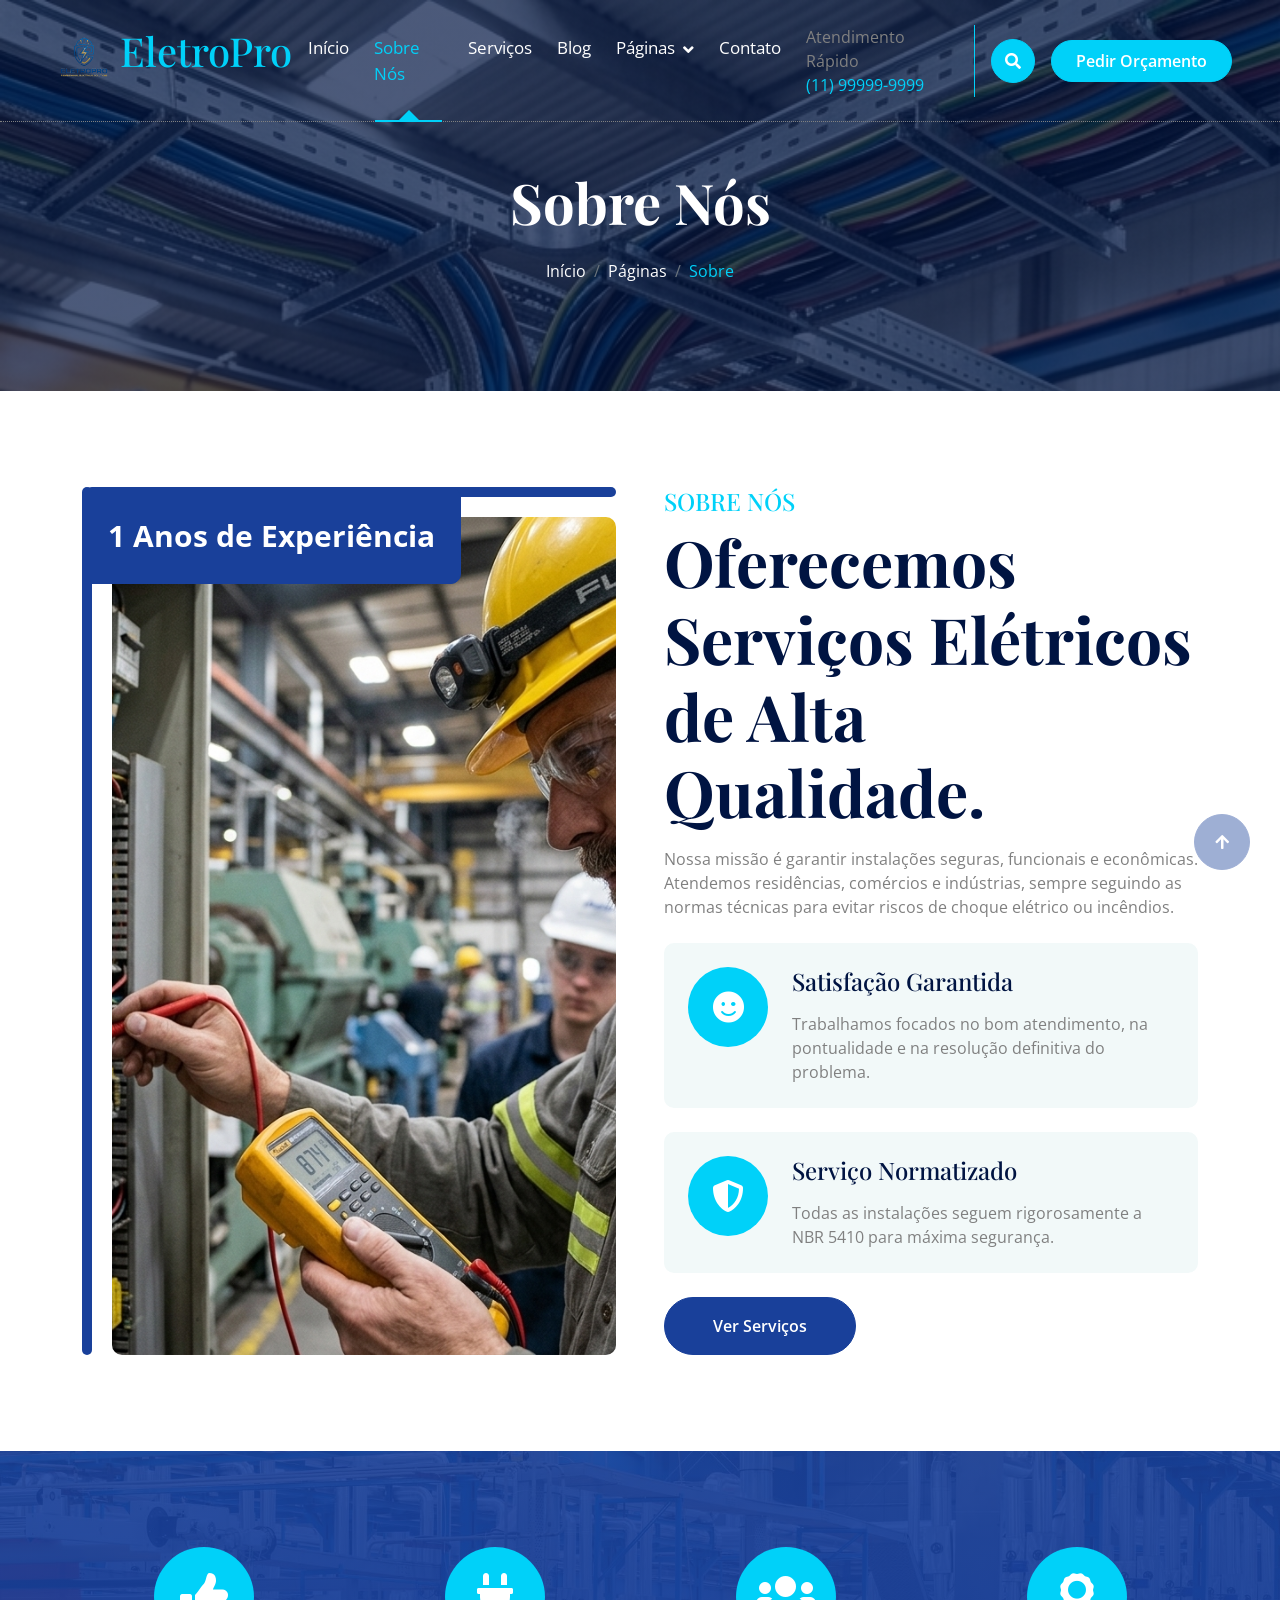
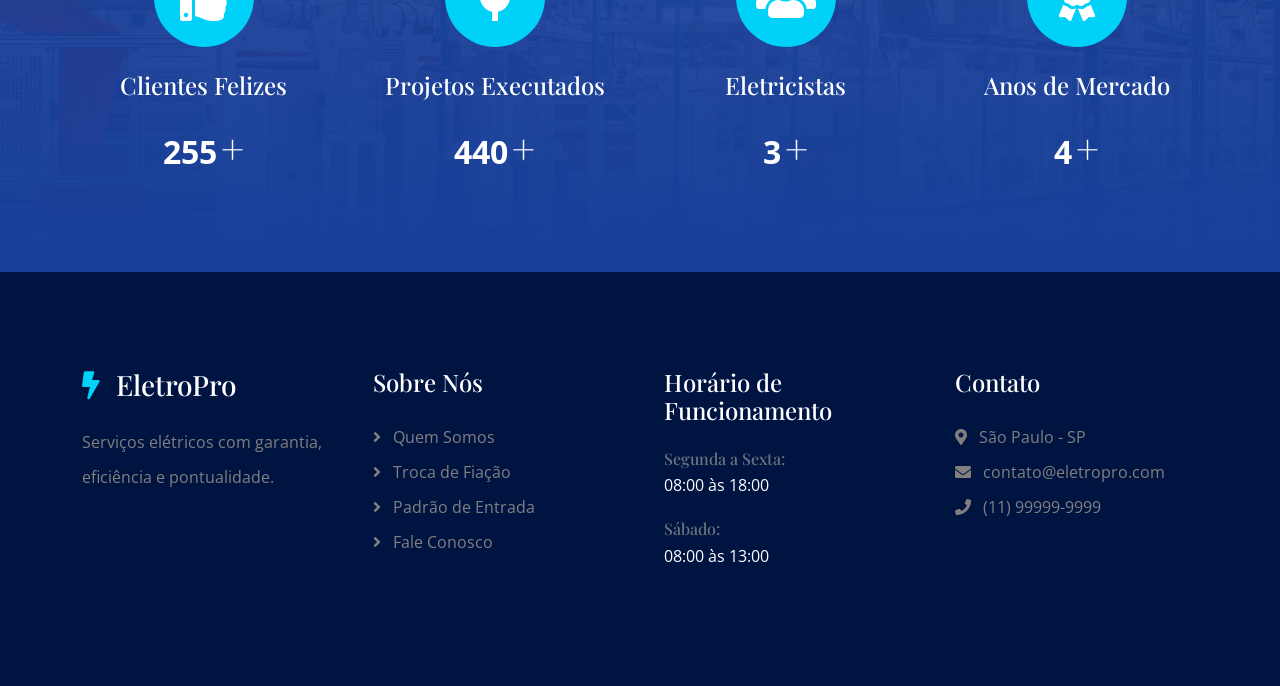
<file: about.html>
<!DOCTYPE html>
<html lang="pt-BR">

    <head>
        <meta charset="utf-8">
        <title>Sobre Nós - EletroPro Serviços Elétricos</title>
        <meta content="width=device-width, initial-scale=1.0" name="viewport">
        <meta content="" name="keywords">
        <meta content="" name="description">

        <!-- Google Web Fonts -->
        <link rel="preconnect" href="https://fonts.googleapis.com">
        <link rel="preconnect" href="https://fonts.gstatic.com" crossorigin>
        <link href="https://fonts.googleapis.com/css2?family=Open+Sans:ital,wdth,wght@0,75..100,300..800;1,75..100,300..800&family=Playfair+Display:ital,wght@0,400..900;1,400..900&display=swap" rel="stylesheet"> 

        <!-- Icon Font Stylesheet -->
        <link rel="stylesheet" href="https://use.fontawesome.com/releases/v5.15.4/css/all.css"/>
        <link href="https://cdn.jsdelivr.net/npm/bootstrap-icons@1.4.1/font/bootstrap-icons.css" rel="stylesheet">

        <!-- Libraries Stylesheet -->
        <link href="lib/animate/animate.min.css" rel="stylesheet">
        <link href="lib/owlcarousel/assets/owl.carousel.min.css" rel="stylesheet">

        <!-- Customized Bootstrap Stylesheet -->
        <link href="css/bootstrap.min.css" rel="stylesheet">

        <!-- Template Stylesheet -->
        <link href="css/style.css" rel="stylesheet">
    </head>

    <body>

        <!-- Spinner Start -->
        <div id="spinner" class="show bg-white position-fixed translate-middle w-100 vh-100 top-50 start-50 d-flex align-items-center justify-content-center">
            <div class="spinner-border text-primary" style="width: 3rem; height: 3rem;" role="status">
                <span class="sr-only">Carregando...</span>
            </div>
        </div>
        <!-- Spinner End -->

        <!-- Navbar & Hero Start -->
        <div class="container-fluid position-relative p-0">
            <nav class="navbar navbar-expand-lg navbar-light px-4 px-lg-5 py-3 py-lg-0">
                <a href="" class="navbar-brand p-0">
                    <h1 class="text-primary"><img src="img/logo.png"></i>EletroPro</h1>
                </a>
                <button class="navbar-toggler" type="button" data-bs-toggle="collapse" data-bs-target="#navbarCollapse">
                    <span class="fa fa-bars"></span>
                </button>
                <div class="collapse navbar-collapse" id="navbarCollapse">
                    <div class="navbar-nav ms-auto py-0">
                        <a href="index.html" class="nav-item nav-link">Início</a>
                        <a href="about.html" class="nav-item nav-link active">Sobre Nós</a>
                        <a href="service.html" class="nav-item nav-link">Serviços</a>
                        <a href="blog.html" class="nav-item nav-link">Blog</a>
                        <div class="nav-item dropdown">
                            <a href="#" class="nav-link dropdown-toggle" data-bs-toggle="dropdown">Páginas</a>
                            <div class="dropdown-menu m-0">
                                <a href="feature.html" class="dropdown-item">Diferenciais</a>
                                <a href="product.html" class="dropdown-item">Produtos</a>
                                <a href="team.html" class="dropdown-item">Equipe</a>
                                <a href="testimonial.html" class="dropdown-item">Depoimentos</a>
                                <a href="404.html" class="dropdown-item">Página 404</a>
                            </div>
                        </div>
                        <a href="contact.html" class="nav-item nav-link">Contato</a>
                    </div>
                    <div class="d-none d-xl-flex me-3">
                        <div class="d-flex flex-column pe-3 border-end border-primary">
                            <span class="text-body">Atendimento Rápido</span>
                            <a href="tel:+5511999999999"><span class="text-primary">(11) 99999-9999</span></a>
                        </div>
                    </div>
                    <button class="btn btn-primary btn-md-square d-flex flex-shrink-0 mb-3 mb-lg-0 rounded-circle me-3" data-bs-toggle="modal" data-bs-target="#searchModal"><i class="fas fa-search"></i></button>
                    <a href="contact.html" class="btn btn-primary rounded-pill d-inline-flex flex-shrink-0 py-2 px-4">Pedir Orçamento</a>
                </div>
            </nav>

            <!-- Header Start -->
            <div class="container-fluid bg-breadcrumb">
                <div class="container text-center py-5" style="max-width: 900px;">
                    <h4 class="text-white display-4 mb-4 wow fadeInDown" data-wow-delay="0.1s">Sobre Nós</h4>
                    <ol class="breadcrumb d-flex justify-content-center mb-0 wow fadeInDown" data-wow-delay="0.3s">
                        <li class="breadcrumb-item"><a href="index.html">Início</a></li>
                        <li class="breadcrumb-item"><a href="#">Páginas</a></li>
                        <li class="breadcrumb-item active text-primary">Sobre</li>
                    </ol>    
                </div>
            </div>
            <!-- Header End -->
        </div>
        <!-- Navbar & Hero End -->

        <!-- About Start -->
        <div class="container-fluid about py-5">
            <div class="container py-5">
                <div class="row g-5">
                    <div class="col-xl-6 wow fadeInLeft" data-wow-delay="0.2s">
                        <div class="about-img rounded h-100">
                            <img src="img/about.jpg" class="img-fluid rounded h-100 w-100" style="object-fit: cover;" alt="Eletricistas trabalhando">
                            <div class="about-exp"><span>1 Anos de Experiência</span></div>
                        </div>
                    </div>
                    <div class="col-xl-6 wow fadeInRight" data-wow-delay="0.2s">
                        <div class="about-item">
                            <h4 class="text-primary text-uppercase">Sobre Nós</h4>
                            <h1 class="display-3 mb-3">Oferecemos Serviços Elétricos de Alta Qualidade.</h1>
                            <p class="mb-4">Nossa missão é garantir instalações seguras, funcionais e econômicas. Atendemos residências, comércios e indústrias, sempre seguindo as normas técnicas para evitar riscos de choque elétrico ou incêndios.
                            </p>
                            <div class="bg-light rounded p-4 mb-4">
                                <div class="row">
                                    <div class="col-12">
                                        <div class="d-flex">
                                            <div class="pe-4">
                                                <div class="rounded-circle bg-primary d-flex align-items-center justify-content-center" style="width: 80px; height: 80px;"><i class="fas fa-smile text-white fa-2x"></i></div>
                                            </div>
                                            <div class="">
                                                <a href="#" class="h4 d-inline-block mb-3">Satisfação Garantida</a>
                                                <p class="mb-0">Trabalhamos focados no bom atendimento, na pontualidade e na resolução definitiva do problema.</p>
                                            </div>
                                        </div>
                                    </div>
                                </div>
                            </div>
                            <div class="bg-light rounded p-4 mb-4">
                                <div class="row">
                                    <div class="col-12">
                                        <div class="d-flex">
                                            <div class="pe-4">
                                                <div class="rounded-circle bg-primary d-flex align-items-center justify-content-center" style="width: 80px; height: 80px;"><i class="fas fa-shield-alt text-white fa-2x"></i></div>
                                            </div>
                                            <div class="">
                                                <a href="#" class="h4 d-inline-block mb-3">Serviço Normatizado</a>
                                                <p class="mb-0">Todas as instalações seguem rigorosamente a NBR 5410 para máxima segurança.</p>
                                            </div>
                                        </div>
                                    </div>
                                </div>
                            </div>
                            <a href="service.html" class="btn btn-secondary rounded-pill py-3 px-5">Ver Serviços</a>
                        </div>
                    </div>
                </div>
            </div>
        </div>
        <!-- About End -->

        <!-- Fact Counter -->
        <div class="container-fluid counter py-5">
            <div class="container py-5">
                <div class="row g-5">
                    <div class="col-md-6 col-lg-6 col-xl-3 wow fadeInUp" data-wow-delay="0.2s">
                        <div class="counter-item">
                            <div class="counter-item-icon mx-auto">
                                <i class="fas fa-thumbs-up fa-3x text-white"></i>
                            </div>
                            <h4 class="text-white my-4">Clientes Felizes</h4>
                            <div class="counter-counting">
                                <span class="text-white fs-2 fw-bold" data-toggle="counter-up">1456</span>
                                <span class="h1 fw-bold text-white">+</span>
                            </div>
                        </div>
                    </div>
                    <div class="col-md-6 col-lg-6 col-xl-3 wow fadeInUp" data-wow-delay="0.4s">
                        <div class="counter-item">
                            <div class="counter-item-icon mx-auto">
                                <i class="fas fa-plug fa-3x text-white"></i>
                            </div>
                            <h4 class="text-white my-4">Projetos Executados</h4>
                            <div class="counter-counting">
                                <span class="text-white fs-2 fw-bold" data-toggle="counter-up">2513</span>
                                <span class="h1 fw-bold text-white">+</span>
                            </div>
                        </div>
                    </div>
                    <div class="col-md-6 col-lg-6 col-xl-3 wow fadeInUp" data-wow-delay="0.6s">
                        <div class="counter-item">
                            <div class="counter-item-icon mx-auto">
                                <i class="fas fa-users fa-3x text-white"></i>
                            </div>
                            <h4 class="text-white my-4">Eletricistas</h4>
                            <div class="counter-counting">
                                <span class="text-white fs-2 fw-bold" data-toggle="counter-up">18</span>
                                <span class="h1 fw-bold text-white">+</span>
                            </div>
                        </div>
                    </div>
                    <div class="col-md-6 col-lg-6 col-xl-3 wow fadeInUp" data-wow-delay="0.8s">
                        <div class="counter-item">
                            <div class="counter-item-icon mx-auto">
                                <i class="fas fa-award fa-3x text-white"></i>
                            </div>
                            <h4 class="text-white my-4">Anos de Mercado</h4>
                            <div class="counter-counting">
                                <span class="text-white fs-2 fw-bold" data-toggle="counter-up">20</span>
                                <span class="h1 fw-bold text-white">+</span>
                            </div>
                        </div>
                    </div>
                </div>
            </div>
        </div>
        <!-- Fact Counter -->

        <!-- Footer Start -->
        <div class="container-fluid footer py-5 wow fadeIn" data-wow-delay="0.2s">
            <div class="container py-5">
                <div class="row g-5">
                    <div class="col-md-6 col-lg-6 col-xl-3">
                        <div class="footer-item d-flex flex-column">
                            <h3 class="text-white mb-4"><i class="fas fa-bolt text-primary me-3"></i>EletroPro</h3>
                            <p class="mb-3">Serviços elétricos com garantia, eficiência e pontualidade.</p>
                        </div>
                    </div>
                    <div class="col-md-6 col-lg-6 col-xl-3">
                        <div class="footer-item d-flex flex-column">
                            <h4 class="text-white mb-4">Sobre Nós</h4>
                            <a href="#"><i class="fas fa-angle-right me-2"></i> Quem Somos</a>
                            <a href="#"><i class="fas fa-angle-right me-2"></i> Troca de Fiação</a>
                            <a href="#"><i class="fas fa-angle-right me-2"></i> Padrão de Entrada</a>
                            <a href="#"><i class="fas fa-angle-right me-2"></i> Fale Conosco</a>
                        </div>
                    </div>
                    <div class="col-md-6 col-lg-6 col-xl-3">
                        <div class="footer-item d-flex flex-column">
                            <h4 class="text-white mb-4">Horário de Funcionamento</h4>
                            <div class="mb-3">
                                <h6 class="text-muted mb-0">Segunda a Sexta:</h6>
                                <p class="text-white mb-0">08:00 às 18:00</p>
                            </div>
                            <div class="mb-3">
                                <h6 class="text-muted mb-0">Sábado:</h6>
                                <p class="text-white mb-0">08:00 às 13:00</p>
                            </div>
                        </div>
                    </div>
                    <div class="col-md-6 col-lg-6 col-xl-3">
                        <div class="footer-item d-flex flex-column">
                            <h4 class="text-white mb-4">Contato</h4>
                            <a href="#"><i class="fa fa-map-marker-alt me-2"></i> São Paulo - SP</a>
                            <a href="mailto:contato@eletropro.com"><i class="fas fa-envelope me-2"></i> contato@eletropro.com</a>
                            <a href="tel:+5511999999999"><i class="fas fa-phone me-2"></i> (11) 99999-9999</a>
                        </div>
                    </div>
                </div>
            </div>
        </div>
        <!-- Footer End -->

        <!-- Back to Top -->
        <a href="#" class="btn btn-secondary btn-lg-square rounded-circle back-to-top"><i class="fa fa-arrow-up"></i></a>   

    <script src="https://ajax.googleapis.com/ajax/libs/jquery/3.6.4/jquery.min.js"></script>
    <script src="https://cdn.jsdelivr.net/npm/bootstrap@5.0.0/dist/js/bootstrap.bundle.min.js"></script>
    <script src="lib/wow/wow.min.js"></script>
    <script src="lib/easing/easing.min.js"></script>
    <script src="lib/waypoints/waypoints.min.js"></script>
    <script src="lib/counterup/counterup.min.js"></script>
    <script src="lib/owlcarousel/owl.carousel.min.js"></script>
    <script src="js/main.js"></script>
    </body>

</html>
</file>
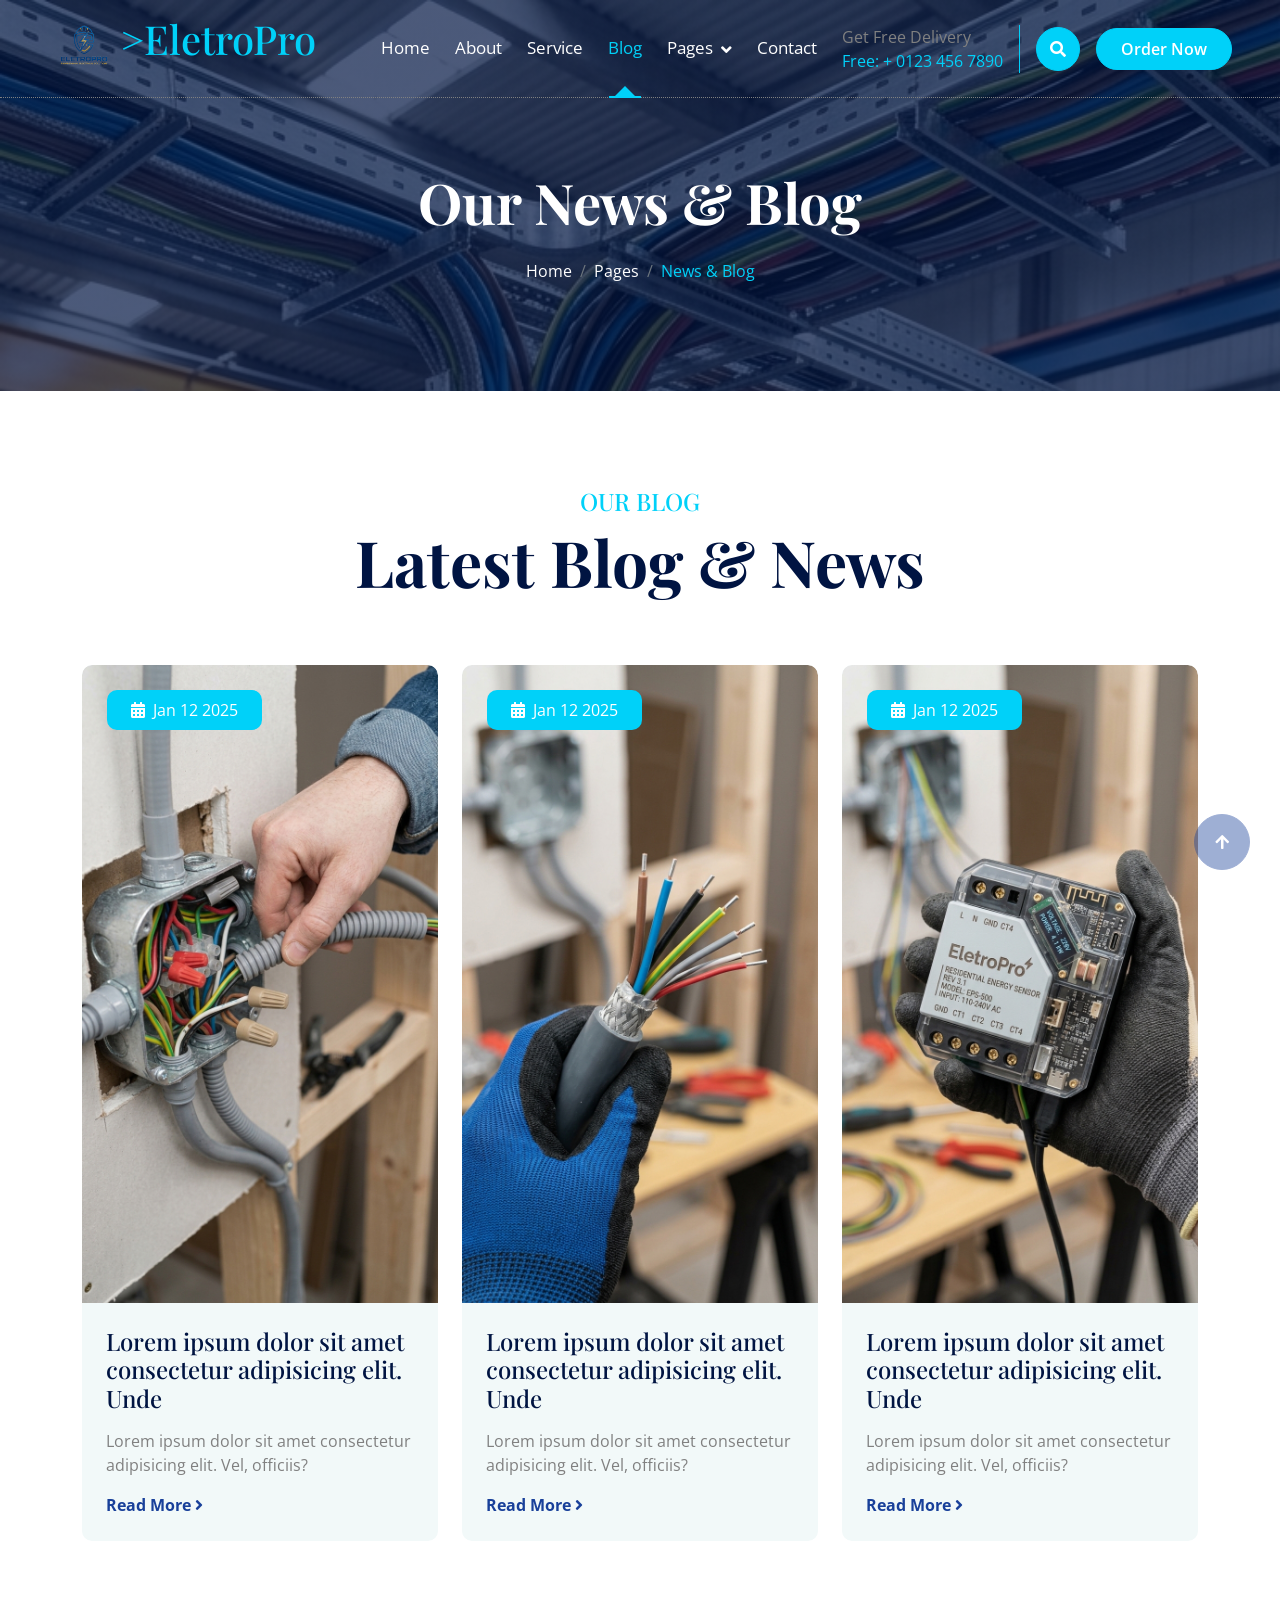
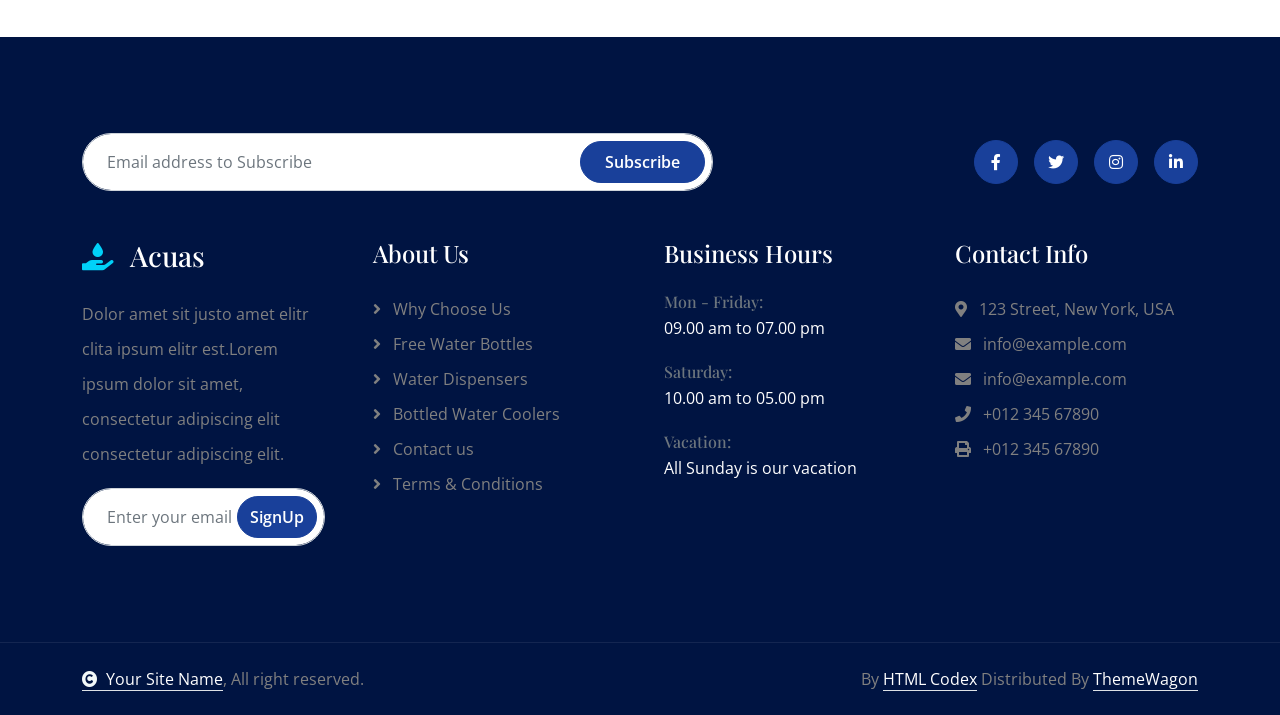
<file: blog.html>
<!DOCTYPE html>
<html lang="en">

    <head>
        <meta charset="utf-8">
        <title>Acuas - Drinking Water Website Template</title>
        <meta content="width=device-width, initial-scale=1.0" name="viewport">
        <meta content="" name="keywords">
        <meta content="" name="description">

        <!-- Google Web Fonts -->
        <link rel="preconnect" href="https://fonts.googleapis.com">
        <link rel="preconnect" href="https://fonts.gstatic.com" crossorigin>
        <link href="https://fonts.googleapis.com/css2?family=Open+Sans:ital,wdth,wght@0,75..100,300..800;1,75..100,300..800&family=Playfair+Display:ital,wght@0,400..900;1,400..900&display=swap" rel="stylesheet"> 

        <!-- Icon Font Stylesheet -->
        <link rel="stylesheet" href="https://use.fontawesome.com/releases/v5.15.4/css/all.css"/>
        <link href="https://cdn.jsdelivr.net/npm/bootstrap-icons@1.4.1/font/bootstrap-icons.css" rel="stylesheet">

        <!-- Libraries Stylesheet -->
        <link href="lib/animate/animate.min.css" rel="stylesheet">
        <link href="lib/owlcarousel/assets/owl.carousel.min.css" rel="stylesheet">


        <!-- Customized Bootstrap Stylesheet -->
        <link href="css/bootstrap.min.css" rel="stylesheet">

        <!-- Template Stylesheet -->
        <link href="css/style.css" rel="stylesheet">
    </head>

    <body>

        <!-- Spinner Start -->
        <div id="spinner" class="show bg-white position-fixed translate-middle w-100 vh-100 top-50 start-50 d-flex align-items-center justify-content-center">
            <div class="spinner-border text-primary" style="width: 3rem; height: 3rem;" role="status">
                <span class="sr-only">Loading...</span>
            </div>
        </div>
        <!-- Spinner End -->

        <!-- Navbar & Hero Start -->
        <div class="container-fluid position-relative p-0">
            <nav class="navbar navbar-expand-lg navbar-light px-4 px-lg-5 py-3 py-lg-0">
                <a href="" class="navbar-brand p-0">
                    <h1 class="text-primary"><img src="img/logo.png">></i>EletroPro</h1>
                    <!-- <img src="img/logo.png" alt="Logo"> -->
                </a>
                <button class="navbar-toggler" type="button" data-bs-toggle="collapse" data-bs-target="#navbarCollapse">
                    <span class="fa fa-bars"></span>
                </button>
                <div class="collapse navbar-collapse" id="navbarCollapse">
                    <div class="navbar-nav ms-auto py-0">
                        <a href="index.html" class="nav-item nav-link">Home</a>
                        <a href="about.html" class="nav-item nav-link">About</a>
                        <a href="service.html" class="nav-item nav-link">Service</a>
                        <a href="blog.html" class="nav-item nav-link active">Blog</a>
                        <div class="nav-item dropdown">
                            <a href="#" class="nav-link dropdown-toggle" data-bs-toggle="dropdown">Pages</a>
                            <div class="dropdown-menu m-0">
                                <a href="feature.html" class="dropdown-item">Our Feature</a>
                                <a href="product.html" class="dropdown-item">Our Product</a>
                                <a href="team.html" class="dropdown-item">Our Team</a>
                                <a href="testimonial.html" class="dropdown-item">Testimonial</a>
                                <a href="404.html" class="dropdown-item">404 Page</a>
                            </div>
                        </div>
                        <a href="contact.html" class="nav-item nav-link">Contact</a>
                    </div>
                    <div class="d-none d-xl-flex me-3">
                        <div class="d-flex flex-column pe-3 border-end border-primary">
                            <span class="text-body">Get Free Delivery</span>
                            <a href="tel:+4733378901"><span class="text-primary">Free: + 0123 456 7890</span></a>
                        </div>
                    </div>
                    <button class="btn btn-primary btn-md-square d-flex flex-shrink-0 mb-3 mb-lg-0 rounded-circle me-3" data-bs-toggle="modal" data-bs-target="#searchModal"><i class="fas fa-search"></i></button>
                    <a href="" class="btn btn-primary rounded-pill d-inline-flex flex-shrink-0 py-2 px-4">Order Now</a>
                </div>
            </nav>

            <!-- Header Start -->
            <div class="container-fluid bg-breadcrumb">
                <div class="container text-center py-5" style="max-width: 900px;">
                    <h4 class="text-white display-4 mb-4 wow fadeInDown" data-wow-delay="0.1s">Our News & Blog</h4>
                    <ol class="breadcrumb d-flex justify-content-center mb-0 wow fadeInDown" data-wow-delay="0.3s">
                        <li class="breadcrumb-item"><a href="index.html">Home</a></li>
                        <li class="breadcrumb-item"><a href="#">Pages</a></li>
                        <li class="breadcrumb-item active text-primary">News & Blog</li>
                    </ol>    
                </div>
            </div>
            <!-- Header End -->
        </div>
        <!-- Navbar & Hero End -->

        <!-- Modal Search Start -->
        <div class="modal fade" id="searchModal" tabindex="-1" aria-labelledby="exampleModalLabel" aria-hidden="true">
            <div class="modal-dialog modal-fullscreen">
                <div class="modal-content rounded-0">
                    <div class="modal-header">
                        <h4 class="modal-title mb-0" id="exampleModalLabel">Search by keyword</h4>
                        <button type="button" class="btn-close" data-bs-dismiss="modal" aria-label="Close"></button>
                    </div>
                    <div class="modal-body d-flex align-items-center">
                        <div class="input-group w-75 mx-auto d-flex">
                            <input type="search" class="form-control p-3" placeholder="keywords" aria-describedby="search-icon-1">
                            <span id="search-icon-1" class="input-group-text btn border p-3"><i class="fa fa-search text-white"></i></span>
                        </div>
                    </div>
                </div>
            </div>
        </div>
        <!-- Modal Search End -->

        <!-- Blog Start -->
        <div class="container-fluid blog py-5">
            <div class="container py-5">
                <div class="text-center mx-auto pb-5 wow fadeInUp" data-wow-delay="0.2s" style="max-width: 800px;">
                    <h4 class="text-uppercase text-primary">Our Blog</h4>
                    <h1 class="display-3 text-capitalize mb-3">Latest Blog & News</h1>
                </div>
                <div class="row g-4 justify-content-center">
                    <div class="col-lg-6 col-xl-4 wow fadeInUp" data-wow-delay="0.2s">
                        <div class="blog-item">
                            <div class="blog-img">
                                <img src="img/blog-1.jpg" class="img-fluid rounded-top w-100" alt="">
                                <div class="blog-date px-4 py-2"><i class="fa fa-calendar-alt me-1"></i> Jan 12 2025</div>
                            </div>
                            <div class="blog-content rounded-bottom p-4">
                                <a href="#" class="h4 d-inline-block mb-3">Lorem ipsum dolor sit amet consectetur adipisicing elit. Unde</a>
                                <p>Lorem ipsum dolor sit amet consectetur adipisicing elit. Vel, officiis?</p>
                                <a href="#" class="fw-bold text-secondary">Read More <i class="fa fa-angle-right"></i></a>
                            </div>
                        </div>
                    </div>
                    <div class="col-lg-6 col-xl-4 wow fadeInUp" data-wow-delay="0.4s">
                        <div class="blog-item">
                            <div class="blog-img">
                                <img src="img/blog-2.jpg" class="img-fluid rounded-top w-100" alt="">
                                <div class="blog-date px-4 py-2"><i class="fa fa-calendar-alt me-1"></i> Jan 12 2025</div>
                            </div>
                            <div class="blog-content rounded-bottom p-4">
                                <a href="#" class="h4 d-inline-block mb-3">Lorem ipsum dolor sit amet consectetur adipisicing elit. Unde</a>
                                <p>Lorem ipsum dolor sit amet consectetur adipisicing elit. Vel, officiis?</p>
                                <a href="#" class="fw-bold text-secondary">Read More <i class="fa fa-angle-right"></i></a>
                            </div>
                        </div>
                    </div>
                    <div class="col-lg-6 col-xl-4 wow fadeInUp" data-wow-delay="0.6s">
                        <div class="blog-item">
                            <div class="blog-img">
                                <img src="img/blog-3.jpg" class="img-fluid rounded-top w-100" alt="">
                                <div class="blog-date px-4 py-2"><i class="fa fa-calendar-alt me-1"></i> Jan 12 2025</div>
                            </div>
                            <div class="blog-content rounded-bottom p-4">
                                <a href="#" class="h4 d-inline-block mb-3">Lorem ipsum dolor sit amet consectetur adipisicing elit. Unde</a>
                                <p>Lorem ipsum dolor sit amet consectetur adipisicing elit. Vel, officiis?</p>
                                <a href="#" class="fw-bold text-secondary">Read More <i class="fa fa-angle-right"></i></a>
                            </div>
                        </div>
                    </div>
                </div>
            </div>
        </div>
        <!-- Blog End -->

        <!-- Footer Start -->
        <div class="container-fluid footer py-5 wow fadeIn" data-wow-delay="0.2s">
            <div class="container py-5">
                <div class="row g-5 mb-5 align-items-center">
                    <div class="col-lg-7">
                        <div class="position-relative mx-auto">
                            <input class="form-control rounded-pill w-100 py-3 ps-4 pe-5" type="text" placeholder="Email address to Subscribe">
                            <button type="button" class="btn btn-secondary rounded-pill position-absolute top-0 end-0 py-2 px-4 mt-2 me-2">Subscribe</button>
                        </div>
                    </div>
                    <div class="col-lg-5">
                        <div class="d-flex align-items-center justify-content-center justify-content-lg-end">
                            <a class="btn btn-secondary btn-md-square rounded-circle me-3" href=""><i class="fab fa-facebook-f"></i></a>
                            <a class="btn btn-secondary btn-md-square rounded-circle me-3" href=""><i class="fab fa-twitter"></i></a>
                            <a class="btn btn-secondary btn-md-square rounded-circle me-3" href=""><i class="fab fa-instagram"></i></a>
                            <a class="btn btn-secondary btn-md-square rounded-circle me-0" href=""><i class="fab fa-linkedin-in"></i></a>
                        </div>
                    </div>
                </div>
                <div class="row g-5">
                    <div class="col-md-6 col-lg-6 col-xl-3">
                        <div class="footer-item d-flex flex-column">
                            <div class="footer-item">
                                <h3 class="text-white mb-4"><i class="fas fa-hand-holding-water text-primary me-3"></i>Acuas</h3>
                                <p class="mb-3">Dolor amet sit justo amet elitr clita ipsum elitr est.Lorem ipsum dolor sit amet, consectetur adipiscing elit consectetur adipiscing elit.</p>
                            </div>
                            <div class="position-relative">
                                <input class="form-control rounded-pill w-100 py-3 ps-4 pe-5" type="text" placeholder="Enter your email">
                                <button type="button" class="btn btn-secondary rounded-pill position-absolute top-0 end-0 py-2 mt-2 me-2">SignUp</button>
                            </div>
                        </div>
                    </div>
                    <div class="col-md-6 col-lg-6 col-xl-3">
                        <div class="footer-item d-flex flex-column">
                            <h4 class="text-white mb-4">About Us</h4>
                            <a href="#"><i class="fas fa-angle-right me-2"></i> Why Choose Us</a>
                            <a href="#"><i class="fas fa-angle-right me-2"></i> Free Water Bottles</a>
                            <a href="#"><i class="fas fa-angle-right me-2"></i> Water Dispensers</a>
                            <a href="#"><i class="fas fa-angle-right me-2"></i> Bottled Water Coolers</a>
                            <a href="#"><i class="fas fa-angle-right me-2"></i> Contact us</a>
                            <a href="#"><i class="fas fa-angle-right me-2"></i> Terms & Conditions</a>
                        </div>
                    </div>
                    <div class="col-md-6 col-lg-6 col-xl-3">
                        <div class="footer-item d-flex flex-column">
                            <h4 class="text-white mb-4">Business Hours</h4>
                            <div class="mb-3">
                                <h6 class="text-muted mb-0">Mon - Friday:</h6>
                                <p class="text-white mb-0">09.00 am to 07.00 pm</p>
                            </div>
                            <div class="mb-3">
                                <h6 class="text-muted mb-0">Saturday:</h6>
                                <p class="text-white mb-0">10.00 am to 05.00 pm</p>
                            </div>
                            <div class="mb-3">
                                <h6 class="text-muted mb-0">Vacation:</h6>
                                <p class="text-white mb-0">All Sunday is our vacation</p>
                            </div>
                        </div>
                    </div>
                    <div class="col-md-6 col-lg-6 col-xl-3">
                        <div class="footer-item d-flex flex-column">
                            <h4 class="text-white mb-4">Contact Info</h4>
                            <a href="#"><i class="fa fa-map-marker-alt me-2"></i> 123 Street, New York, USA</a>
                            <a href="mailto:info@example.com"><i class="fas fa-envelope me-2"></i> info@example.com</a>
                            <a href="mailto:info@example.com"><i class="fas fa-envelope me-2"></i> info@example.com</a>
                            <a href="tel:+012 345 67890"><i class="fas fa-phone me-2"></i> +012 345 67890</a>
                            <a href="tel:+012 345 67890" class="mb-3"><i class="fas fa-print me-2"></i> +012 345 67890</a>
                        </div>
                    </div>
                </div>
            </div>
        </div>
        <!-- Footer End -->

        
        <!-- Copyright Start -->
        <div class="container-fluid copyright py-4">
            <div class="container">
                <div class="row g-4 align-items-center">
                    <div class="col-md-6 text-center text-md-start mb-md-0">
                        <span class="text-body"><a href="#" class="border-bottom text-white"><i class="fas fa-copyright text-light me-2"></i>Your Site Name</a>, All right reserved.</span>
                    </div>
                    <div class="col-md-6 text-center text-md-end text-body">
                        <!--/*** This template is free as long as you keep the below author’s credit link/attribution link/backlink. ***/-->
                        <!--/*** If you'd like to use the template without the below author’s credit link/attribution link/backlink, ***/-->
                        <!--/*** you can purchase the Credit Removal License from "https://htmlcodex.com/credit-removal". ***/-->
                         By <a class="border-bottom text-white" href="https://htmlcodex.com">HTML Codex</a> Distributed By <a class="border-bottom text-white" href="https://themewagon.com">ThemeWagon</a>
                    </div>
                </div>
            </div>
        </div>
        <!-- Copyright End -->


        <!-- Back to Top -->
        <a href="#" class="btn btn-secondary btn-lg-square rounded-circle back-to-top"><i class="fa fa-arrow-up"></i></a>   

        
    <!-- JavaScript Libraries -->
    <script src="https://ajax.googleapis.com/ajax/libs/jquery/3.6.4/jquery.min.js"></script>
    <script src="https://cdn.jsdelivr.net/npm/bootstrap@5.0.0/dist/js/bootstrap.bundle.min.js"></script>
    <script src="lib/wow/wow.min.js"></script>
    <script src="lib/easing/easing.min.js"></script>
    <script src="lib/waypoints/waypoints.min.js"></script>
    <script src="lib/counterup/counterup.min.js"></script>
    <script src="lib/owlcarousel/owl.carousel.min.js"></script>
    

    <!-- Template Javascript -->
    <script src="js/main.js"></script>
    </body>

</html>
</file>
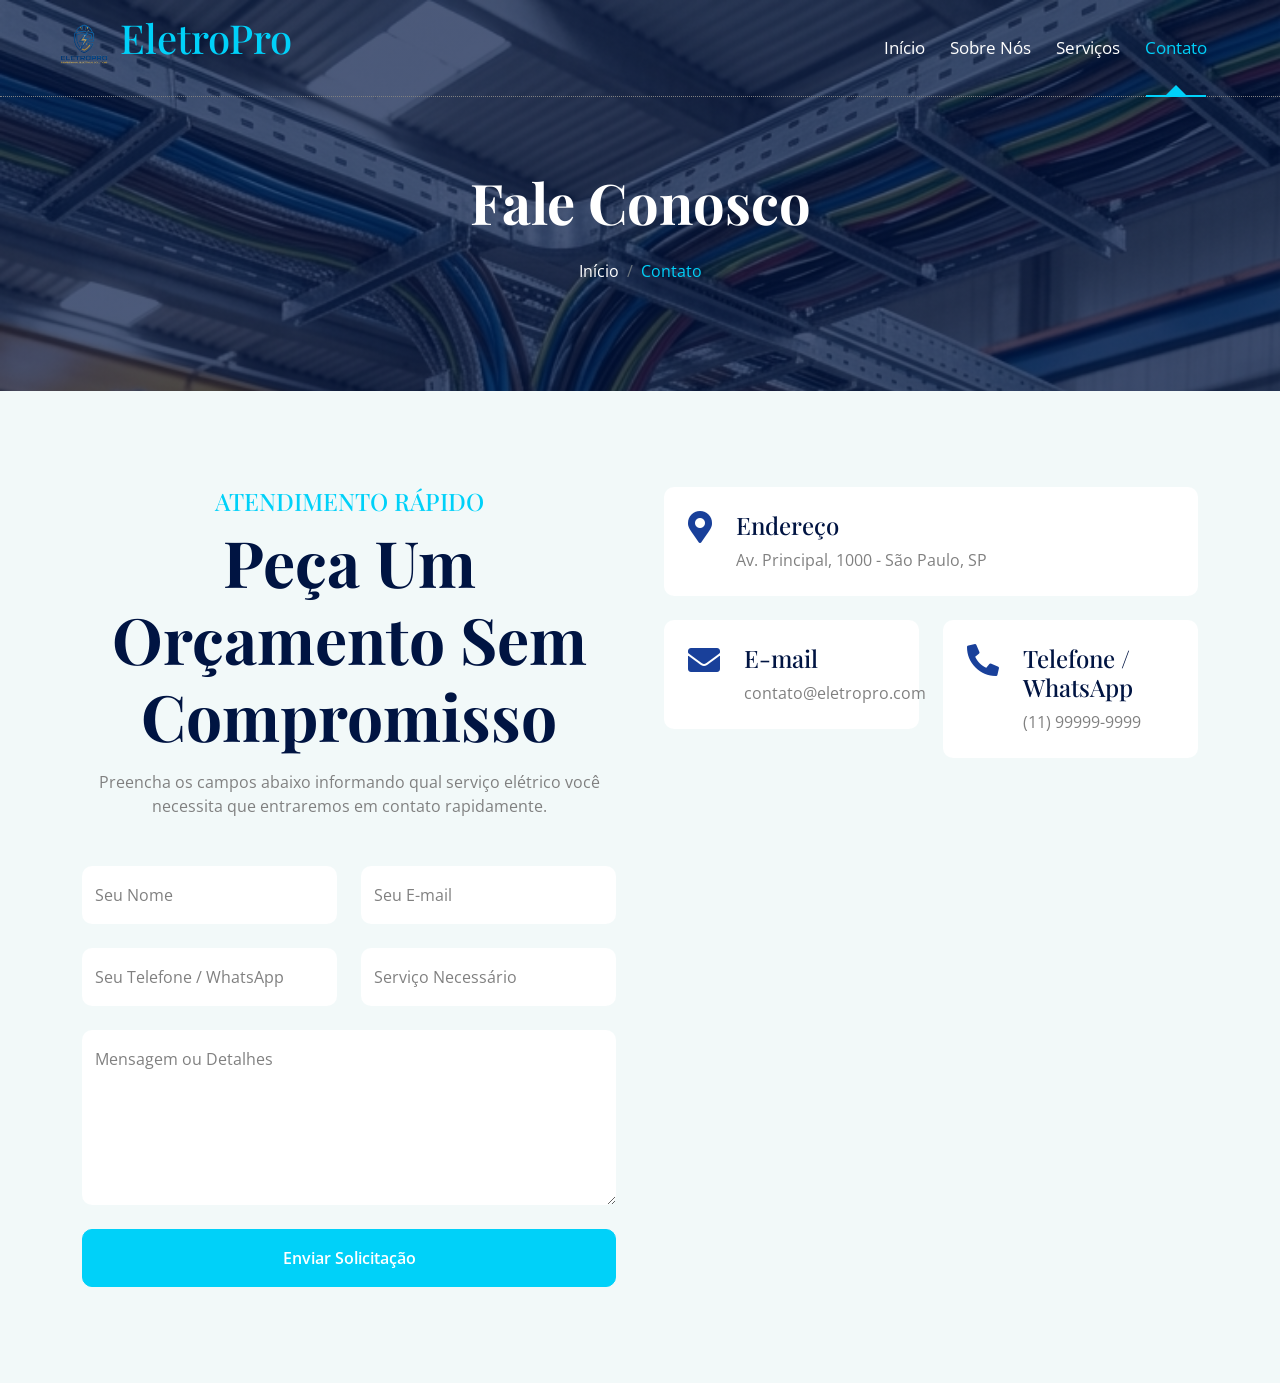
<file: contact.html>
<!DOCTYPE html>
<html lang="pt-BR">

    <head>
        <meta charset="utf-8">
        <title>Contato - EletroPro Eletricistas</title>
        <meta content="width=device-width, initial-scale=1.0" name="viewport">

        <!-- Google Web Fonts -->
        <link rel="preconnect" href="https://fonts.googleapis.com">
        <link rel="preconnect" href="https://fonts.gstatic.com" crossorigin>
        <link href="https://fonts.googleapis.com/css2?family=Open+Sans:ital,wdth,wght@0,75..100,300..800;1,75..100,300..800&family=Playfair+Display:ital,wght@0,400..900;1,400..900&display=swap" rel="stylesheet"> 

        <!-- Icon Font Stylesheet -->
        <link rel="stylesheet" href="https://use.fontawesome.com/releases/v5.15.4/css/all.css"/>
        <link href="https://cdn.jsdelivr.net/npm/bootstrap-icons@1.4.1/font/bootstrap-icons.css" rel="stylesheet">

        <!-- Customized Bootstrap Stylesheet -->
        <link href="css/bootstrap.min.css" rel="stylesheet">
        <link href="css/style.css" rel="stylesheet">
    </head>

    <body>

        <!-- Navbar & Hero Start -->
        <div class="container-fluid position-relative p-0">
            <nav class="navbar navbar-expand-lg navbar-light px-4 px-lg-5 py-3 py-lg-0">
                <a href="" class="navbar-brand p-0">
                    <h1 class="text-primary"><img src="img/logo.png"></i>EletroPro</h1>
                </a>
                <button class="navbar-toggler" type="button" data-bs-toggle="collapse" data-bs-target="#navbarCollapse">
                    <span class="fa fa-bars"></span>
                </button>
                <div class="collapse navbar-collapse" id="navbarCollapse">
                    <div class="navbar-nav ms-auto py-0">
                        <a href="index.html" class="nav-item nav-link">Início</a>
                        <a href="about.html" class="nav-item nav-link">Sobre Nós</a>
                        <a href="service.html" class="nav-item nav-link">Serviços</a>
                        <a href="contact.html" class="nav-item nav-link active">Contato</a>
                    </div>
                </div>
            </nav>

            <div class="container-fluid bg-breadcrumb">
                <div class="container text-center py-5" style="max-width: 900px;">
                    <h4 class="text-white display-4 mb-4">Fale Conosco</h4>
                    <ol class="breadcrumb d-flex justify-content-center mb-0">
                        <li class="breadcrumb-item"><a href="index.html">Início</a></li>
                        <li class="breadcrumb-item active text-primary">Contato</li>
                    </ol>    
                </div>
            </div>
        </div>

        <!-- Contact Start -->
        <div class="container-fluid contact bg-light py-5">
            <div class="container py-5">
                <div class="row g-5">
                    <div class="col-lg-6 h-100 wow fadeInUp" data-wow-delay="0.2s">
                        <div class="text-center mx-auto pb-5" style="max-width: 800px;">
                            <h4 class="text-uppercase text-primary">Atendimento Rápido</h4>
                            <h1 class="display-3 text-capitalize mb-3">Peça um Orçamento sem Compromisso</h1>
                            <p class="mb-0">Preencha os campos abaixo informando qual serviço elétrico você necessita que entraremos em contato rapidamente.</p>
                        </div>
                        <form>
                            <div class="row g-4">
                                <div class="col-lg-12 col-xl-6">
                                    <div class="form-floating">
                                        <input type="text" class="form-control border-0" id="name" placeholder="Seu Nome">
                                        <label for="name">Seu Nome</label>
                                    </div>
                                </div>
                                <div class="col-lg-12 col-xl-6">
                                    <div class="form-floating">
                                        <input type="email" class="form-control border-0" id="email" placeholder="Seu E-mail">
                                        <label for="email">Seu E-mail</label>
                                    </div>
                                </div>
                                <div class="col-lg-12 col-xl-6">
                                    <div class="form-floating">
                                        <input type="phone" class="form-control border-0" id="phone" placeholder="Telefone">
                                        <label for="phone">Seu Telefone / WhatsApp</label>
                                    </div>
                                </div>
                                <div class="col-lg-12 col-xl-6">
                                    <div class="form-floating">
                                        <input type="text" class="form-control border-0" id="subject" placeholder="Serviço">
                                        <label for="subject">Serviço Necessário</label>
                                    </div>
                                </div>
                                <div class="col-12">
                                    <div class="form-floating">
                                        <textarea class="form-control border-0" placeholder="Descreva o problema ou serviço" id="message" style="height: 175px"></textarea>
                                        <label for="message">Mensagem ou Detalhes</label>
                                    </div>
                                </div>
                                <div class="col-12">
                                    <button class="btn btn-primary w-100 py-3">Enviar Solicitação</button>
                                </div>
                            </div>
                        </form>
                    </div>
                    <div class="col-lg-6 wow fadeInUp" data-wow-delay="0.4s">
                        <div class="row g-4">
                            <div class="col-12">
                                <div class="d-inline-flex rounded bg-white w-100 p-4">
                                    <i class="fas fa-map-marker-alt fa-2x text-secondary me-4"></i>
                                    <div>
                                        <h4>Endereço</h4>
                                        <p class="mb-0">Av. Principal, 1000 - São Paulo, SP</p>
                                    </div>
                                </div>
                            </div>
                            <div class="col-lg-12 col-xl-6">
                                <div class="d-inline-flex rounded bg-white w-100 p-4">
                                    <i class="fas fa-envelope fa-2x text-secondary me-4"></i>
                                    <div>
                                        <h4>E-mail</h4>
                                        <p class="mb-0">contato@eletropro.com</p>
                                    </div>
                                </div>
                            </div>
                            <div class="col-lg-12 col-xl-6">
                                <div class="d-inline-flex rounded bg-white w-100 p-4">
                                    <i class="fa fa-phone-alt fa-2x text-secondary me-4"></i>
                                    <div>
                                        <h4>Telefone / WhatsApp</h4>
                                        <p class="mb-0">(11) 99999-9999</p>
                                    </div>
                                </div>
                            </div>
                        </div>
                    </div>
                </div>
            </div>
        </div>

    <script src="https://ajax.googleapis.com/ajax/libs/jquery/3.6.4/jquery.min.js"></script>
    <script src="https://cdn.jsdelivr.net/npm/bootstrap@5.0.0/dist/js/bootstrap.bundle.min.js"></script>
    <script src="js/main.js"></script>
    </body>

</html>
</file>
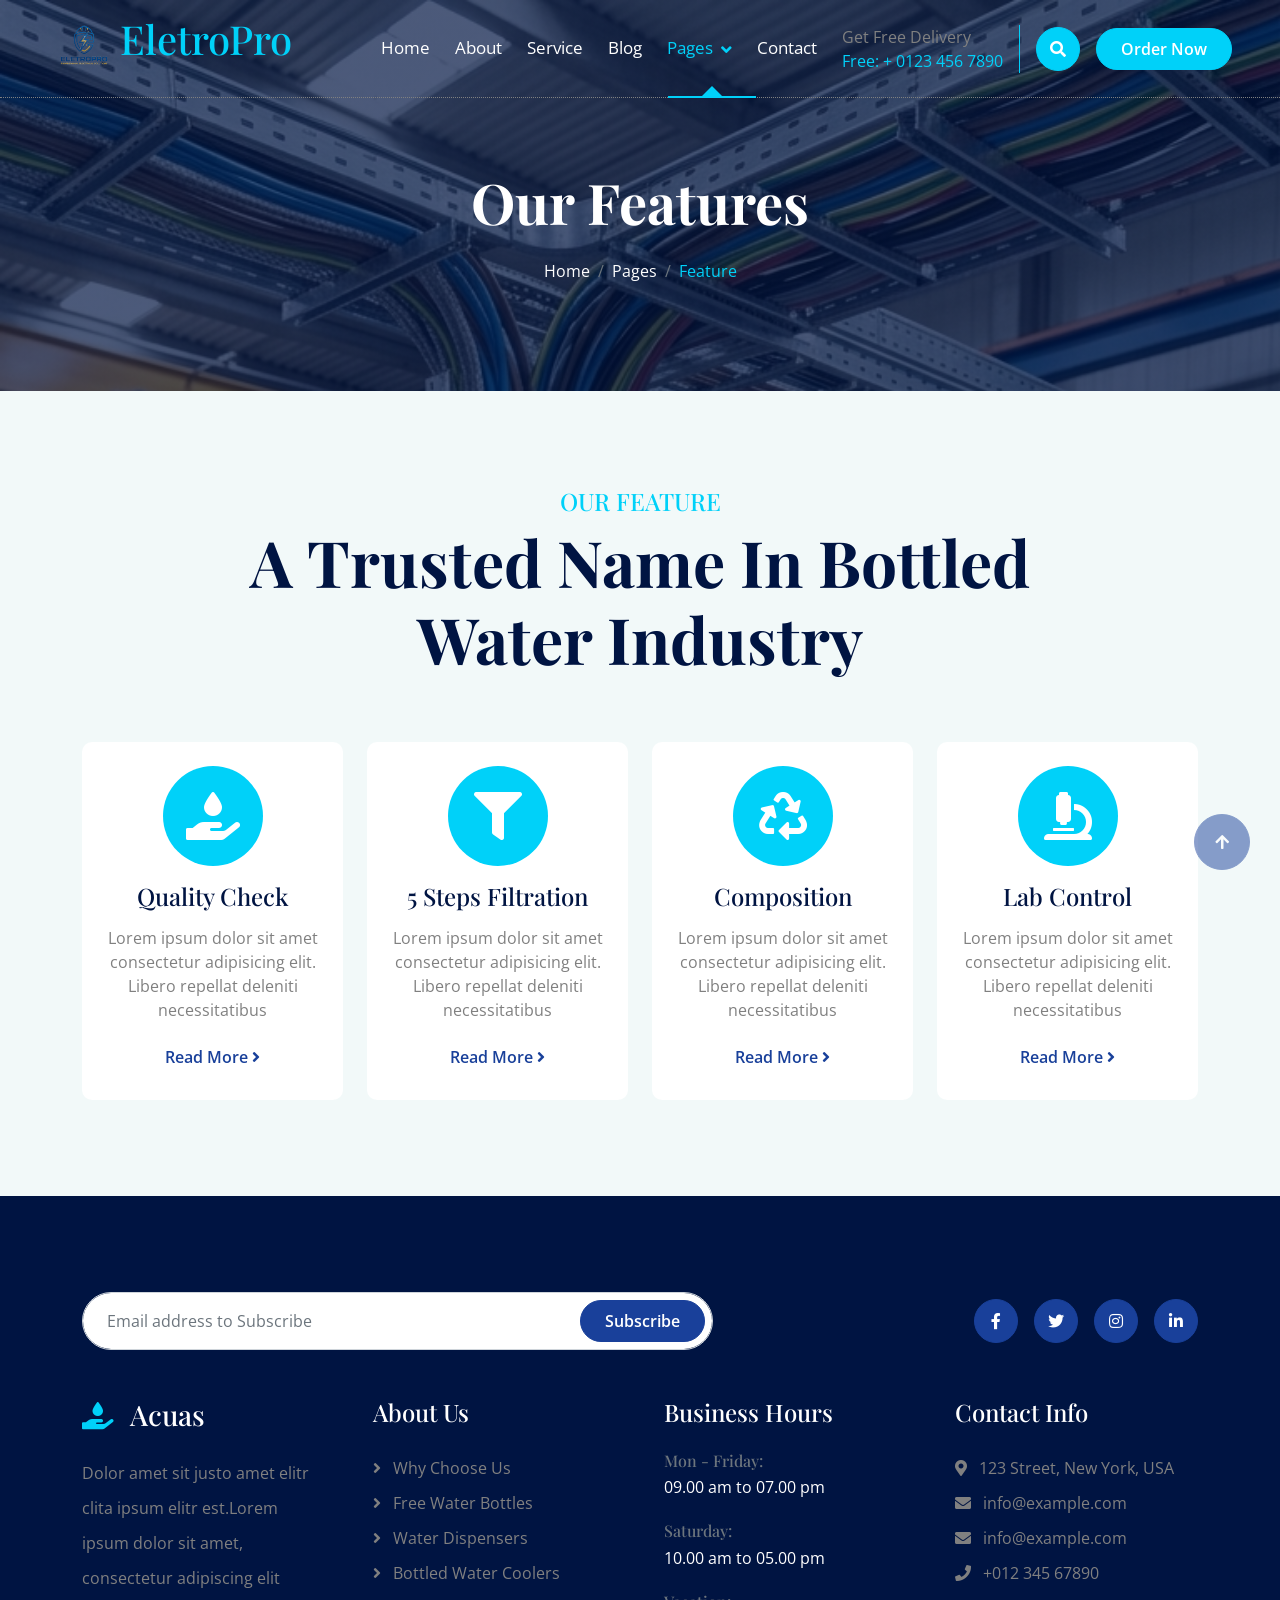
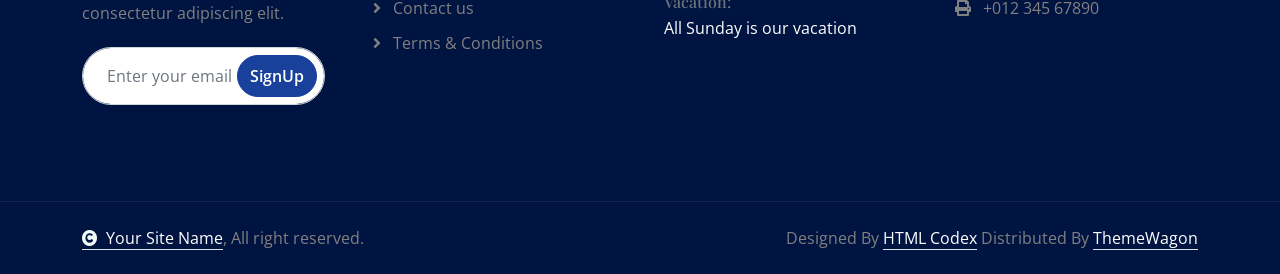
<file: feature.html>
<!DOCTYPE html>
<html lang="en">

    <head>
        <meta charset="utf-8">
        <title>Acuas - Drinking Water Website Template</title>
        <meta content="width=device-width, initial-scale=1.0" name="viewport">
        <meta content="" name="keywords">
        <meta content="" name="description">

        <!-- Google Web Fonts -->
        <link rel="preconnect" href="https://fonts.googleapis.com">
        <link rel="preconnect" href="https://fonts.gstatic.com" crossorigin>
        <link href="https://fonts.googleapis.com/css2?family=Open+Sans:ital,wdth,wght@0,75..100,300..800;1,75..100,300..800&family=Playfair+Display:ital,wght@0,400..900;1,400..900&display=swap" rel="stylesheet"> 

        <!-- Icon Font Stylesheet -->
        <link rel="stylesheet" href="https://use.fontawesome.com/releases/v5.15.4/css/all.css"/>
        <link href="https://cdn.jsdelivr.net/npm/bootstrap-icons@1.4.1/font/bootstrap-icons.css" rel="stylesheet">

        <!-- Libraries Stylesheet -->
        <link href="lib/animate/animate.min.css" rel="stylesheet">
        <link href="lib/owlcarousel/assets/owl.carousel.min.css" rel="stylesheet">


        <!-- Customized Bootstrap Stylesheet -->
        <link href="css/bootstrap.min.css" rel="stylesheet">

        <!-- Template Stylesheet -->
        <link href="css/style.css" rel="stylesheet">
    </head>

    <body>

        <!-- Spinner Start -->
        <div id="spinner" class="show bg-white position-fixed translate-middle w-100 vh-100 top-50 start-50 d-flex align-items-center justify-content-center">
            <div class="spinner-border text-primary" style="width: 3rem; height: 3rem;" role="status">
                <span class="sr-only">Loading...</span>
            </div>
        </div>
        <!-- Spinner End -->

        <!-- Navbar & Hero Start -->
        <div class="container-fluid position-relative p-0">
            <nav class="navbar navbar-expand-lg navbar-light px-4 px-lg-5 py-3 py-lg-0">
                <a href="" class="navbar-brand p-0">
                    <h1 class="text-primary"><img src="img/logo.png"></i>EletroPro</h1>
                    <!-- <img src="img/logo.png" alt="Logo"> -->
                </a>
                <button class="navbar-toggler" type="button" data-bs-toggle="collapse" data-bs-target="#navbarCollapse">
                    <span class="fa fa-bars"></span>
                </button>
                <div class="collapse navbar-collapse" id="navbarCollapse">
                    <div class="navbar-nav ms-auto py-0">
                        <a href="index.html" class="nav-item nav-link">Home</a>
                        <a href="about.html" class="nav-item nav-link">About</a>
                        <a href="service.html" class="nav-item nav-link">Service</a>
                        <a href="blog.html" class="nav-item nav-link">Blog</a>
                        <div class="nav-item dropdown active">
                            <a href="#" class="nav-link dropdown-toggle active" data-bs-toggle="dropdown">Pages</a>
                            <div class="dropdown-menu m-0">
                                <a href="feature.html" class="dropdown-item active">Our Feature</a>
                                <a href="product.html" class="dropdown-item">Our Product</a>
                                <a href="team.html" class="dropdown-item">Our Team</a>
                                <a href="testimonial.html" class="dropdown-item">Testimonial</a>
                                <a href="404.html" class="dropdown-item">404 Page</a>
                            </div>
                        </div>
                        <a href="contact.html" class="nav-item nav-link">Contact</a>
                    </div>
                    <div class="d-none d-xl-flex me-3">
                        <div class="d-flex flex-column pe-3 border-end border-primary">
                            <span class="text-body">Get Free Delivery</span>
                            <a href="tel:+4733378901"><span class="text-primary">Free: + 0123 456 7890</span></a>
                        </div>
                    </div>
                    <button class="btn btn-primary btn-md-square d-flex flex-shrink-0 mb-3 mb-lg-0 rounded-circle me-3" data-bs-toggle="modal" data-bs-target="#searchModal"><i class="fas fa-search"></i></button>
                    <a href="" class="btn btn-primary rounded-pill d-inline-flex flex-shrink-0 py-2 px-4">Order Now</a>
                </div>
            </nav>

            <!-- Header Start -->
            <div class="container-fluid bg-breadcrumb">
                <div class="container text-center py-5" style="max-width: 900px;">
                    <h4 class="text-white display-4 mb-4 wow fadeInDown" data-wow-delay="0.1s">Our Features</h4>
                    <ol class="breadcrumb d-flex justify-content-center mb-0 wow fadeInDown" data-wow-delay="0.3s">
                        <li class="breadcrumb-item"><a href="index.html">Home</a></li>
                        <li class="breadcrumb-item"><a href="#">Pages</a></li>
                        <li class="breadcrumb-item active text-primary">Feature</li>
                    </ol>    
                </div>
            </div>
            <!-- Header End -->
        </div>
        <!-- Navbar & Hero End -->

        <!-- Modal Search Start -->
        <div class="modal fade" id="searchModal" tabindex="-1" aria-labelledby="exampleModalLabel" aria-hidden="true">
            <div class="modal-dialog modal-fullscreen">
                <div class="modal-content rounded-0">
                    <div class="modal-header">
                        <h4 class="modal-title mb-0" id="exampleModalLabel">Search by keyword</h4>
                        <button type="button" class="btn-close" data-bs-dismiss="modal" aria-label="Close"></button>
                    </div>
                    <div class="modal-body d-flex align-items-center">
                        <div class="input-group w-75 mx-auto d-flex">
                            <input type="search" class="form-control p-3" placeholder="keywords" aria-describedby="search-icon-1">
                            <span id="search-icon-1" class="input-group-text btn border p-3"><i class="fa fa-search text-white"></i></span>
                        </div>
                    </div>
                </div>
            </div>
        </div>
        <!-- Modal Search End -->

        <!-- feature Start -->
        <div class="container-fluid feature bg-light py-5">
            <div class="container py-5">
                <div class="text-center mx-auto pb-5 wow fadeInUp" data-wow-delay="0.2s" style="max-width: 800px;">
                    <h4 class="text-uppercase text-primary">Our Feature</h4>
                    <h1 class="display-3 text-capitalize mb-3">A Trusted Name In Bottled Water Industry</h1>
                </div>
                <div class="row g-4">
                    <div class=" col-md-6 col-lg-6 col-xl-3 wow fadeInUp" data-wow-delay="0.2s">
                        <div class="feature-item p-4">
                            <div class="feature-icon mb-3"><i class="fas fa-hand-holding-water text-white fa-3x"></i></div>
                            <a href="#" class="h4 mb-3">Quality Check</a>
                            <p class="mb-3">Lorem ipsum dolor sit amet consectetur adipisicing elit. Libero repellat deleniti necessitatibus</p>
                            <a href="#" class="btn text-secondary">Read More <i class="fa fa-angle-right"></i></a>
                        </div>
                    </div>
                    <div class="col-md-6 col-lg-6 col-xl-3 wow fadeInUp" data-wow-delay="0.4s">
                        <div class="feature-item p-4">
                            <div class="feature-icon mb-3"><i class="fas fa-filter text-white fa-3x"></i></div>
                            <a href="#" class="h4 mb-3">5 Steps Filtration</a>
                            <p class="mb-3">Lorem ipsum dolor sit amet consectetur adipisicing elit. Libero repellat deleniti necessitatibus</p>
                            <a href="#" class="btn text-secondary">Read More <i class="fa fa-angle-right"></i></a>
                        </div>
                    </div>
                    <div class="col-md-6 col-lg-6 col-xl-3 wow fadeInUp" data-wow-delay="0.6s">
                        <div class="feature-item p-4">
                            <div class="feature-icon mb-3"><i class="fas fa-recycle text-white fa-3x"></i></div>
                            <a href="#" class="h4 mb-3">Composition</a>
                            <p class="mb-3">Lorem ipsum dolor sit amet consectetur adipisicing elit. Libero repellat deleniti necessitatibus</p>
                            <a href="#" class="btn text-secondary">Read More <i class="fa fa-angle-right"></i></a>
                        </div>
                    </div>
                    <div class="col-md-6 col-lg-6 col-xl-3 wow fadeInUp" data-wow-delay="0.8s">
                        <div class="feature-item p-4">
                            <div class="feature-icon mb-3"><i class="fas fa-microscope text-white fa-3x"></i></div>
                            <a href="#" class="h4 mb-3">Lab Control</a>
                            <p class="mb-3">Lorem ipsum dolor sit amet consectetur adipisicing elit. Libero repellat deleniti necessitatibus</p>
                            <a href="#" class="btn text-secondary">Read More <i class="fa fa-angle-right"></i></a>
                        </div>
                    </div>
                </div>
            </div>
        </div>
        <!-- feature End -->

        <!-- Footer Start -->
        <div class="container-fluid footer py-5 wow fadeIn" data-wow-delay="0.2s">
            <div class="container py-5">
                <div class="row g-5 mb-5 align-items-center">
                    <div class="col-lg-7">
                        <div class="position-relative mx-auto">
                            <input class="form-control rounded-pill w-100 py-3 ps-4 pe-5" type="text" placeholder="Email address to Subscribe">
                            <button type="button" class="btn btn-secondary rounded-pill position-absolute top-0 end-0 py-2 px-4 mt-2 me-2">Subscribe</button>
                        </div>
                    </div>
                    <div class="col-lg-5">
                        <div class="d-flex align-items-center justify-content-center justify-content-lg-end">
                            <a class="btn btn-secondary btn-md-square rounded-circle me-3" href=""><i class="fab fa-facebook-f"></i></a>
                            <a class="btn btn-secondary btn-md-square rounded-circle me-3" href=""><i class="fab fa-twitter"></i></a>
                            <a class="btn btn-secondary btn-md-square rounded-circle me-3" href=""><i class="fab fa-instagram"></i></a>
                            <a class="btn btn-secondary btn-md-square rounded-circle me-0" href=""><i class="fab fa-linkedin-in"></i></a>
                        </div>
                    </div>
                </div>
                <div class="row g-5">
                    <div class="col-md-6 col-lg-6 col-xl-3">
                        <div class="footer-item d-flex flex-column">
                            <div class="footer-item">
                                <h3 class="text-white mb-4"><i class="fas fa-hand-holding-water text-primary me-3"></i>Acuas</h3>
                                <p class="mb-3">Dolor amet sit justo amet elitr clita ipsum elitr est.Lorem ipsum dolor sit amet, consectetur adipiscing elit consectetur adipiscing elit.</p>
                            </div>
                            <div class="position-relative">
                                <input class="form-control rounded-pill w-100 py-3 ps-4 pe-5" type="text" placeholder="Enter your email">
                                <button type="button" class="btn btn-secondary rounded-pill position-absolute top-0 end-0 py-2 mt-2 me-2">SignUp</button>
                            </div>
                        </div>
                    </div>
                    <div class="col-md-6 col-lg-6 col-xl-3">
                        <div class="footer-item d-flex flex-column">
                            <h4 class="text-white mb-4">About Us</h4>
                            <a href="#"><i class="fas fa-angle-right me-2"></i> Why Choose Us</a>
                            <a href="#"><i class="fas fa-angle-right me-2"></i> Free Water Bottles</a>
                            <a href="#"><i class="fas fa-angle-right me-2"></i> Water Dispensers</a>
                            <a href="#"><i class="fas fa-angle-right me-2"></i> Bottled Water Coolers</a>
                            <a href="#"><i class="fas fa-angle-right me-2"></i> Contact us</a>
                            <a href="#"><i class="fas fa-angle-right me-2"></i> Terms & Conditions</a>
                        </div>
                    </div>
                    <div class="col-md-6 col-lg-6 col-xl-3">
                        <div class="footer-item d-flex flex-column">
                            <h4 class="text-white mb-4">Business Hours</h4>
                            <div class="mb-3">
                                <h6 class="text-muted mb-0">Mon - Friday:</h6>
                                <p class="text-white mb-0">09.00 am to 07.00 pm</p>
                            </div>
                            <div class="mb-3">
                                <h6 class="text-muted mb-0">Saturday:</h6>
                                <p class="text-white mb-0">10.00 am to 05.00 pm</p>
                            </div>
                            <div class="mb-3">
                                <h6 class="text-muted mb-0">Vacation:</h6>
                                <p class="text-white mb-0">All Sunday is our vacation</p>
                            </div>
                        </div>
                    </div>
                    <div class="col-md-6 col-lg-6 col-xl-3">
                        <div class="footer-item d-flex flex-column">
                            <h4 class="text-white mb-4">Contact Info</h4>
                            <a href="#"><i class="fa fa-map-marker-alt me-2"></i> 123 Street, New York, USA</a>
                            <a href="mailto:info@example.com"><i class="fas fa-envelope me-2"></i> info@example.com</a>
                            <a href="mailto:info@example.com"><i class="fas fa-envelope me-2"></i> info@example.com</a>
                            <a href="tel:+012 345 67890"><i class="fas fa-phone me-2"></i> +012 345 67890</a>
                            <a href="tel:+012 345 67890" class="mb-3"><i class="fas fa-print me-2"></i> +012 345 67890</a>
                        </div>
                    </div>
                </div>
            </div>
        </div>
        <!-- Footer End -->

        
        <!-- Copyright Start -->
        <div class="container-fluid copyright py-4">
            <div class="container">
                <div class="row g-4 align-items-center">
                    <div class="col-md-6 text-center text-md-start mb-md-0">
                        <span class="text-body"><a href="#" class="border-bottom text-white"><i class="fas fa-copyright text-light me-2"></i>Your Site Name</a>, All right reserved.</span>
                    </div>
                    <div class="col-md-6 text-center text-md-end text-body">
                        <!--/*** This template is free as long as you keep the below author’s credit link/attribution link/backlink. ***/-->
                        <!--/*** If you'd like to use the template without the below author’s credit link/attribution link/backlink, ***/-->
                        <!--/*** you can purchase the Credit Removal License from "https://htmlcodex.com/credit-removal". ***/-->
                        Designed By <a class="border-bottom text-white" href="https://htmlcodex.com">HTML Codex</a> Distributed By <a class="border-bottom text-white" href="https://themewagon.com">ThemeWagon</a>
                    </div>
                </div>
            </div>
        </div>
        <!-- Copyright End -->


        <!-- Back to Top -->
        <a href="#" class="btn btn-secondary btn-lg-square rounded-circle back-to-top"><i class="fa fa-arrow-up"></i></a>   

        
    <!-- JavaScript Libraries -->
    <script src="https://ajax.googleapis.com/ajax/libs/jquery/3.6.4/jquery.min.js"></script>
    <script src="https://cdn.jsdelivr.net/npm/bootstrap@5.0.0/dist/js/bootstrap.bundle.min.js"></script>
    <script src="lib/wow/wow.min.js"></script>
    <script src="lib/easing/easing.min.js"></script>
    <script src="lib/waypoints/waypoints.min.js"></script>
    <script src="lib/counterup/counterup.min.js"></script>
    <script src="lib/owlcarousel/owl.carousel.min.js"></script>
    

    <!-- Template Javascript -->
    <script src="js/main.js"></script>
    </body>

</html>
</file>
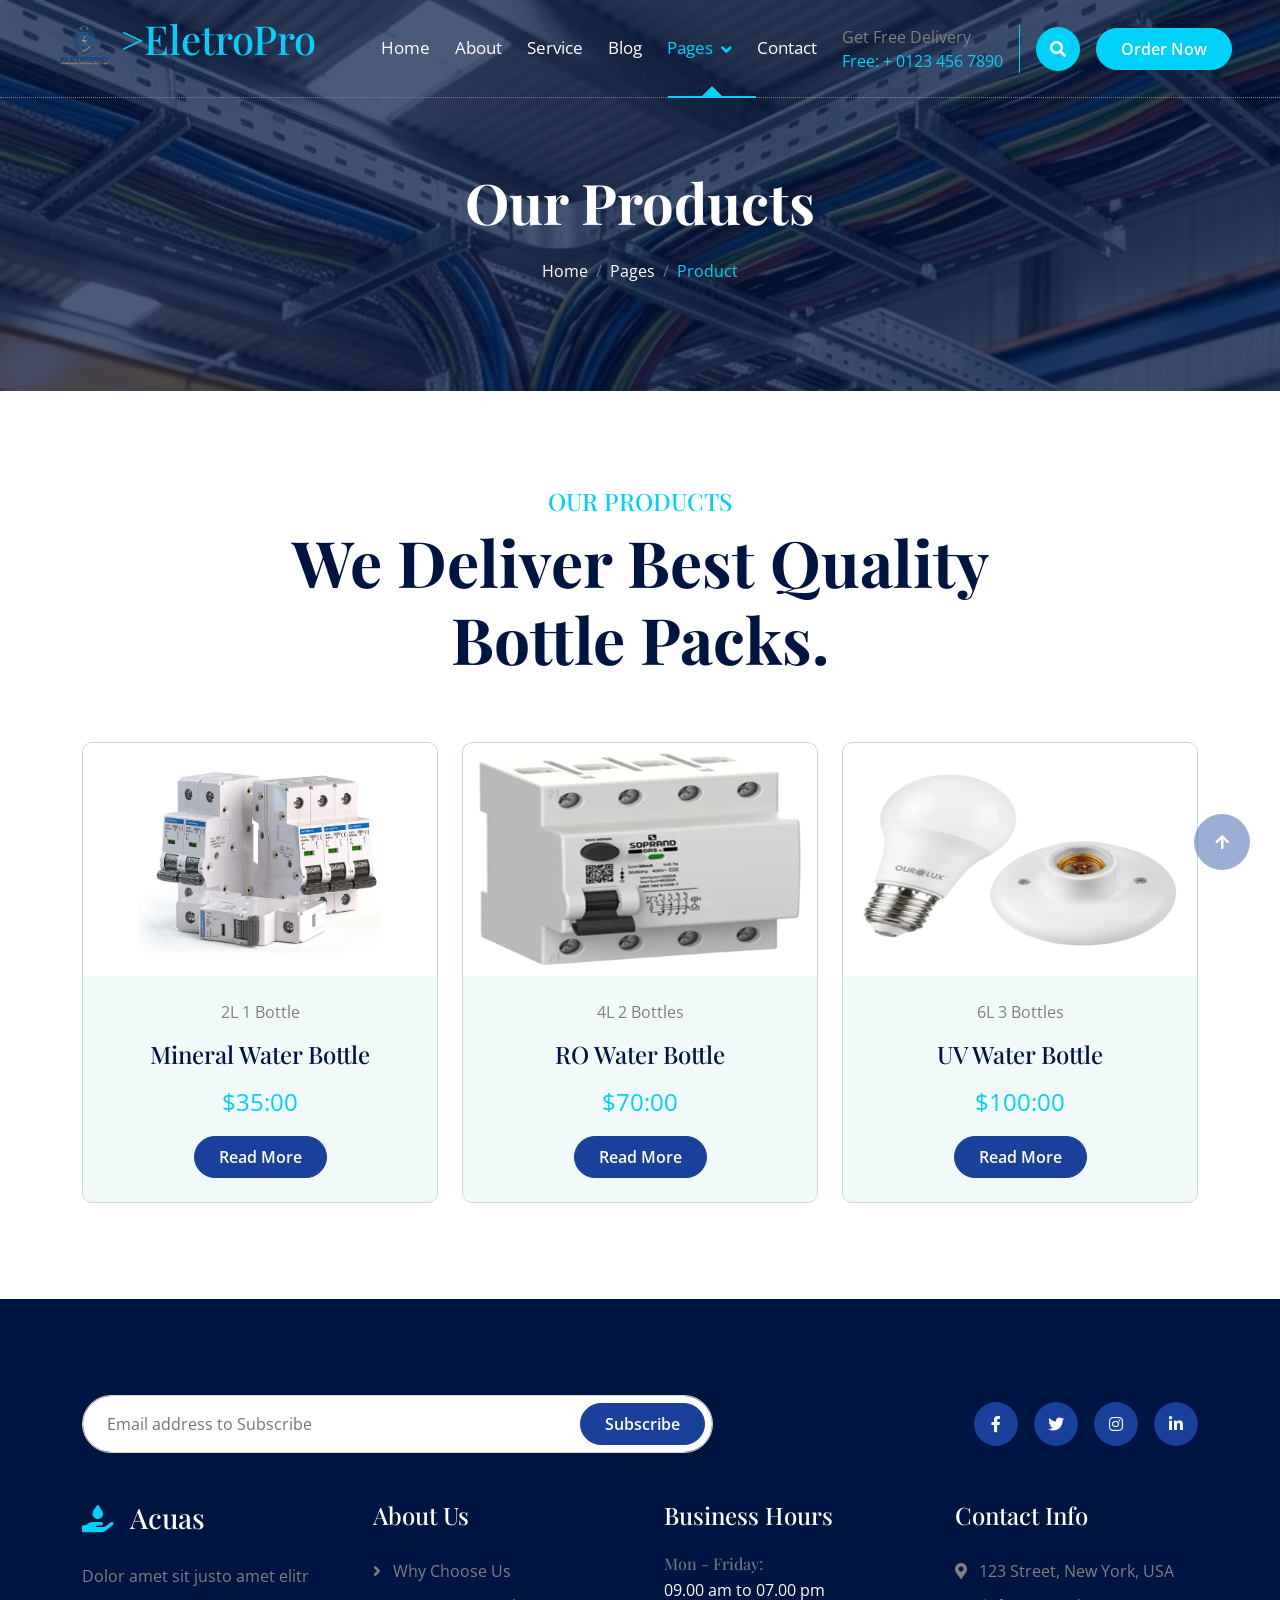
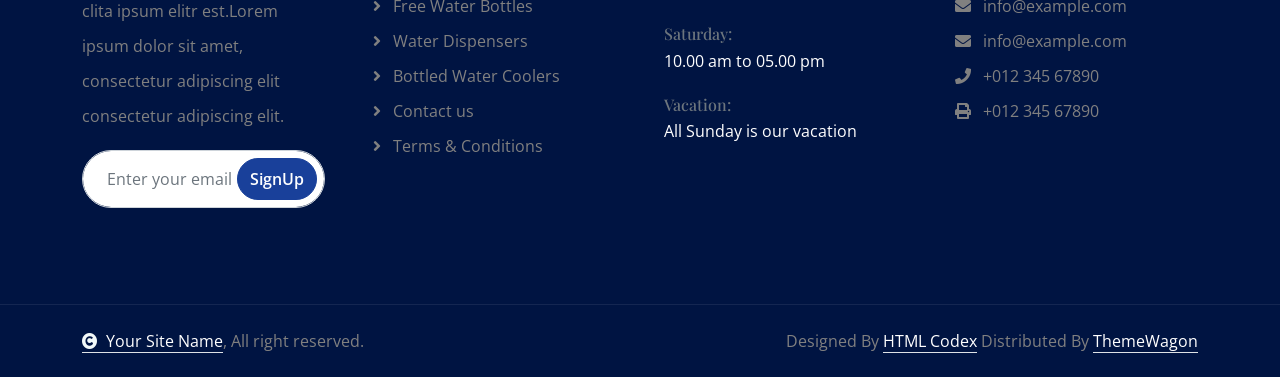
<file: product.html>
<!DOCTYPE html>
<html lang="en">

    <head>
        <meta charset="utf-8">
        <title>Acuas - Drinking Water Website Template</title>
        <meta content="width=device-width, initial-scale=1.0" name="viewport">
        <meta content="" name="keywords">
        <meta content="" name="description">

        <!-- Google Web Fonts -->
        <link rel="preconnect" href="https://fonts.googleapis.com">
        <link rel="preconnect" href="https://fonts.gstatic.com" crossorigin>
        <link href="https://fonts.googleapis.com/css2?family=Open+Sans:ital,wdth,wght@0,75..100,300..800;1,75..100,300..800&family=Playfair+Display:ital,wght@0,400..900;1,400..900&display=swap" rel="stylesheet"> 

        <!-- Icon Font Stylesheet -->
        <link rel="stylesheet" href="https://use.fontawesome.com/releases/v5.15.4/css/all.css"/>
        <link href="https://cdn.jsdelivr.net/npm/bootstrap-icons@1.4.1/font/bootstrap-icons.css" rel="stylesheet">

        <!-- Libraries Stylesheet -->
        <link href="lib/animate/animate.min.css" rel="stylesheet">
        <link href="lib/owlcarousel/assets/owl.carousel.min.css" rel="stylesheet">


        <!-- Customized Bootstrap Stylesheet -->
        <link href="css/bootstrap.min.css" rel="stylesheet">

        <!-- Template Stylesheet -->
        <link href="css/style.css" rel="stylesheet">
    </head>

    <body>

        <!-- Spinner Start -->
        <div id="spinner" class="show bg-white position-fixed translate-middle w-100 vh-100 top-50 start-50 d-flex align-items-center justify-content-center">
            <div class="spinner-border text-primary" style="width: 3rem; height: 3rem;" role="status">
                <span class="sr-only">Loading...</span>
            </div>
        </div>
        <!-- Spinner End -->

        <!-- Navbar & Hero Start -->
        <div class="container-fluid position-relative p-0">
            <nav class="navbar navbar-expand-lg navbar-light px-4 px-lg-5 py-3 py-lg-0">
                <a href="" class="navbar-brand p-0">
                    <h1 class="text-primary"><img src="img/logo.png">></i>EletroPro</h1>
                    <!-- <img src="img/logo.png" alt="Logo"> -->
                </a>
                <button class="navbar-toggler" type="button" data-bs-toggle="collapse" data-bs-target="#navbarCollapse">
                    <span class="fa fa-bars"></span>
                </button>
                <div class="collapse navbar-collapse" id="navbarCollapse">
                    <div class="navbar-nav ms-auto py-0">
                        <a href="index.html" class="nav-item nav-link">Home</a>
                        <a href="about.html" class="nav-item nav-link">About</a>
                        <a href="service.html" class="nav-item nav-link">Service</a>
                        <a href="blog.html" class="nav-item nav-link">Blog</a>
                        <div class="nav-item dropdown active">
                            <a href="#" class="nav-link dropdown-toggle active" data-bs-toggle="dropdown">Pages</a>
                            <div class="dropdown-menu m-0">
                                <a href="feature.html" class="dropdown-item">Our Feature</a>
                                <a href="product.html" class="dropdown-item active">Our Product</a>
                                <a href="team.html" class="dropdown-item">Our Team</a>
                                <a href="testimonial.html" class="dropdown-item">Testimonial</a>
                                <a href="404.html" class="dropdown-item">404 Page</a>
                            </div>
                        </div>
                        <a href="contact.html" class="nav-item nav-link">Contact</a>
                    </div>
                    <div class="d-none d-xl-flex me-3">
                        <div class="d-flex flex-column pe-3 border-end border-primary">
                            <span class="text-body">Get Free Delivery</span>
                            <a href="tel:+4733378901"><span class="text-primary">Free: + 0123 456 7890</span></a>
                        </div>
                    </div>
                    <button class="btn btn-primary btn-md-square d-flex flex-shrink-0 mb-3 mb-lg-0 rounded-circle me-3" data-bs-toggle="modal" data-bs-target="#searchModal"><i class="fas fa-search"></i></button>
                    <a href="" class="btn btn-primary rounded-pill d-inline-flex flex-shrink-0 py-2 px-4">Order Now</a>
                </div>
            </nav>

            <!-- Header Start -->
            <div class="container-fluid bg-breadcrumb">
                <div class="container text-center py-5" style="max-width: 900px;">
                    <h4 class="text-white display-4 mb-4 wow fadeInDown" data-wow-delay="0.1s">Our Products</h4>
                    <ol class="breadcrumb d-flex justify-content-center mb-0 wow fadeInDown" data-wow-delay="0.3s">
                        <li class="breadcrumb-item"><a href="index.html">Home</a></li>
                        <li class="breadcrumb-item"><a href="#">Pages</a></li>
                        <li class="breadcrumb-item active text-primary">Product</li>
                    </ol>    
                </div>
            </div>
            <!-- Header End -->
        </div>
        <!-- Navbar & Hero End -->

        <!-- Modal Search Start -->
        <div class="modal fade" id="searchModal" tabindex="-1" aria-labelledby="exampleModalLabel" aria-hidden="true">
            <div class="modal-dialog modal-fullscreen">
                <div class="modal-content rounded-0">
                    <div class="modal-header">
                        <h4 class="modal-title mb-0" id="exampleModalLabel">Search by keyword</h4>
                        <button type="button" class="btn-close" data-bs-dismiss="modal" aria-label="Close"></button>
                    </div>
                    <div class="modal-body d-flex align-items-center">
                        <div class="input-group w-75 mx-auto d-flex">
                            <input type="search" class="form-control p-3" placeholder="keywords" aria-describedby="search-icon-1">
                            <span id="search-icon-1" class="input-group-text btn border p-3"><i class="fa fa-search text-white"></i></span>
                        </div>
                    </div>
                </div>
            </div>
        </div>
        <!-- Modal Search End -->

        <!-- Products Start -->
        <div class="container-fluid product py-5">
            <div class="container py-5">
                <div class="text-center mx-auto pb-5 wow fadeInUp" data-wow-delay="0.2s" style="max-width: 800px;">
                    <h4 class="text-uppercase text-primary">Our Products</h4>
                    <h1 class="display-3 text-capitalize mb-3">We Deliver Best Quality Bottle Packs.</h1>
                </div>
                <div class="row g-4 justify-content-center">
                    <div class="col-lg-6 col-xl-4 wow fadeInUp" data-wow-delay="0.2s">
                        <div class="product-item">
                            <img src="img/product-3.png" class="img-fluid w-100 rounded-top"  alt="Image">
                            <div class="product-content bg-light text-center rounded-bottom p-4">
                                <p>2L 1 Bottle</p>
                                <a href="#" class="h4 d-inline-block mb-3">Mineral Water Bottle</a>
                                <p class="fs-4 text-primary mb-3">$35:00</p>
                                <a href="#" class="btn btn-secondary rounded-pill py-2 px-4">Read More</a>
                            </div>
                        </div>
                    </div>
                    <div class="col-lg-6 col-xl-4 wow fadeInUp" data-wow-delay="0.4s">
                        <div class="product-item">
                            <img src="img/product-2.png" class="img-fluid w-100 rounded-top"  alt="Image">
                            <div class="product-content bg-light text-center rounded-bottom p-4">
                                <p>4L 2 Bottles</p>
                                <a href="#" class="h4 d-inline-block mb-3">RO Water Bottle</a>
                                <p class="fs-4 text-primary mb-3">$70:00</p>
                                <a href="#" class="btn btn-secondary rounded-pill py-2 px-4">Read More</a>
                            </div>
                        </div>
                    </div>
                    <div class="col-lg-6 col-xl-4 wow fadeInUp" data-wow-delay="0.6s">
                        <div class="product-item">
                            <img src="img/product-1.png" class="img-fluid w-100 rounded-top"  alt="Image">
                            <div class="product-content bg-light text-center rounded-bottom p-4">
                                <p>6L 3 Bottles</p>
                                <a href="#" class="h4 d-inline-block mb-3">UV Water Bottle</a>
                                <p class="fs-4 text-primary mb-3">$100:00</p>
                                <a href="#" class="btn btn-secondary rounded-pill py-2 px-4">Read More</a>
                            </div>
                        </div>
                    </div>
                </div>
            </div>
        </div>
        <!-- Products End -->

        <!-- Footer Start -->
        <div class="container-fluid footer py-5 wow fadeIn" data-wow-delay="0.2s">
            <div class="container py-5">
                <div class="row g-5 mb-5 align-items-center">
                    <div class="col-lg-7">
                        <div class="position-relative mx-auto">
                            <input class="form-control rounded-pill w-100 py-3 ps-4 pe-5" type="text" placeholder="Email address to Subscribe">
                            <button type="button" class="btn btn-secondary rounded-pill position-absolute top-0 end-0 py-2 px-4 mt-2 me-2">Subscribe</button>
                        </div>
                    </div>
                    <div class="col-lg-5">
                        <div class="d-flex align-items-center justify-content-center justify-content-lg-end">
                            <a class="btn btn-secondary btn-md-square rounded-circle me-3" href=""><i class="fab fa-facebook-f"></i></a>
                            <a class="btn btn-secondary btn-md-square rounded-circle me-3" href=""><i class="fab fa-twitter"></i></a>
                            <a class="btn btn-secondary btn-md-square rounded-circle me-3" href=""><i class="fab fa-instagram"></i></a>
                            <a class="btn btn-secondary btn-md-square rounded-circle me-0" href=""><i class="fab fa-linkedin-in"></i></a>
                        </div>
                    </div>
                </div>
                <div class="row g-5">
                    <div class="col-md-6 col-lg-6 col-xl-3">
                        <div class="footer-item d-flex flex-column">
                            <div class="footer-item">
                                <h3 class="text-white mb-4"><i class="fas fa-hand-holding-water text-primary me-3"></i>Acuas</h3>
                                <p class="mb-3">Dolor amet sit justo amet elitr clita ipsum elitr est.Lorem ipsum dolor sit amet, consectetur adipiscing elit consectetur adipiscing elit.</p>
                            </div>
                            <div class="position-relative">
                                <input class="form-control rounded-pill w-100 py-3 ps-4 pe-5" type="text" placeholder="Enter your email">
                                <button type="button" class="btn btn-secondary rounded-pill position-absolute top-0 end-0 py-2 mt-2 me-2">SignUp</button>
                            </div>
                        </div>
                    </div>
                    <div class="col-md-6 col-lg-6 col-xl-3">
                        <div class="footer-item d-flex flex-column">
                            <h4 class="text-white mb-4">About Us</h4>
                            <a href="#"><i class="fas fa-angle-right me-2"></i> Why Choose Us</a>
                            <a href="#"><i class="fas fa-angle-right me-2"></i> Free Water Bottles</a>
                            <a href="#"><i class="fas fa-angle-right me-2"></i> Water Dispensers</a>
                            <a href="#"><i class="fas fa-angle-right me-2"></i> Bottled Water Coolers</a>
                            <a href="#"><i class="fas fa-angle-right me-2"></i> Contact us</a>
                            <a href="#"><i class="fas fa-angle-right me-2"></i> Terms & Conditions</a>
                        </div>
                    </div>
                    <div class="col-md-6 col-lg-6 col-xl-3">
                        <div class="footer-item d-flex flex-column">
                            <h4 class="text-white mb-4">Business Hours</h4>
                            <div class="mb-3">
                                <h6 class="text-muted mb-0">Mon - Friday:</h6>
                                <p class="text-white mb-0">09.00 am to 07.00 pm</p>
                            </div>
                            <div class="mb-3">
                                <h6 class="text-muted mb-0">Saturday:</h6>
                                <p class="text-white mb-0">10.00 am to 05.00 pm</p>
                            </div>
                            <div class="mb-3">
                                <h6 class="text-muted mb-0">Vacation:</h6>
                                <p class="text-white mb-0">All Sunday is our vacation</p>
                            </div>
                        </div>
                    </div>
                    <div class="col-md-6 col-lg-6 col-xl-3">
                        <div class="footer-item d-flex flex-column">
                            <h4 class="text-white mb-4">Contact Info</h4>
                            <a href="#"><i class="fa fa-map-marker-alt me-2"></i> 123 Street, New York, USA</a>
                            <a href="mailto:info@example.com"><i class="fas fa-envelope me-2"></i> info@example.com</a>
                            <a href="mailto:info@example.com"><i class="fas fa-envelope me-2"></i> info@example.com</a>
                            <a href="tel:+012 345 67890"><i class="fas fa-phone me-2"></i> +012 345 67890</a>
                            <a href="tel:+012 345 67890" class="mb-3"><i class="fas fa-print me-2"></i> +012 345 67890</a>
                        </div>
                    </div>
                </div>
            </div>
        </div>
        <!-- Footer End -->

        
        <!-- Copyright Start -->
        <div class="container-fluid copyright py-4">
            <div class="container">
                <div class="row g-4 align-items-center">
                    <div class="col-md-6 text-center text-md-start mb-md-0">
                        <span class="text-body"><a href="#" class="border-bottom text-white"><i class="fas fa-copyright text-light me-2"></i>Your Site Name</a>, All right reserved.</span>
                    </div>
                    <div class="col-md-6 text-center text-md-end text-body">
                        <!--/*** This template is free as long as you keep the below author’s credit link/attribution link/backlink. ***/-->
                        <!--/*** If you'd like to use the template without the below author’s credit link/attribution link/backlink, ***/-->
                        <!--/*** you can purchase the Credit Removal License from "https://htmlcodex.com/credit-removal". ***/-->
                        Designed By <a class="border-bottom text-white" href="https://htmlcodex.com">HTML Codex</a> Distributed By <a class="border-bottom text-white" href="https://themewagon.com">ThemeWagon</a>
                    </div>
                </div>
            </div>
        </div>
        <!-- Copyright End -->


        <!-- Back to Top -->
        <a href="#" class="btn btn-secondary btn-lg-square rounded-circle back-to-top"><i class="fa fa-arrow-up"></i></a>   

        
    <!-- JavaScript Libraries -->
    <script src="https://ajax.googleapis.com/ajax/libs/jquery/3.6.4/jquery.min.js"></script>
    <script src="https://cdn.jsdelivr.net/npm/bootstrap@5.0.0/dist/js/bootstrap.bundle.min.js"></script>
    <script src="lib/wow/wow.min.js"></script>
    <script src="lib/easing/easing.min.js"></script>
    <script src="lib/waypoints/waypoints.min.js"></script>
    <script src="lib/counterup/counterup.min.js"></script>
    <script src="lib/owlcarousel/owl.carousel.min.js"></script>
    

    <!-- Template Javascript -->
    <script src="js/main.js"></script>
    </body>

</html>
</file>
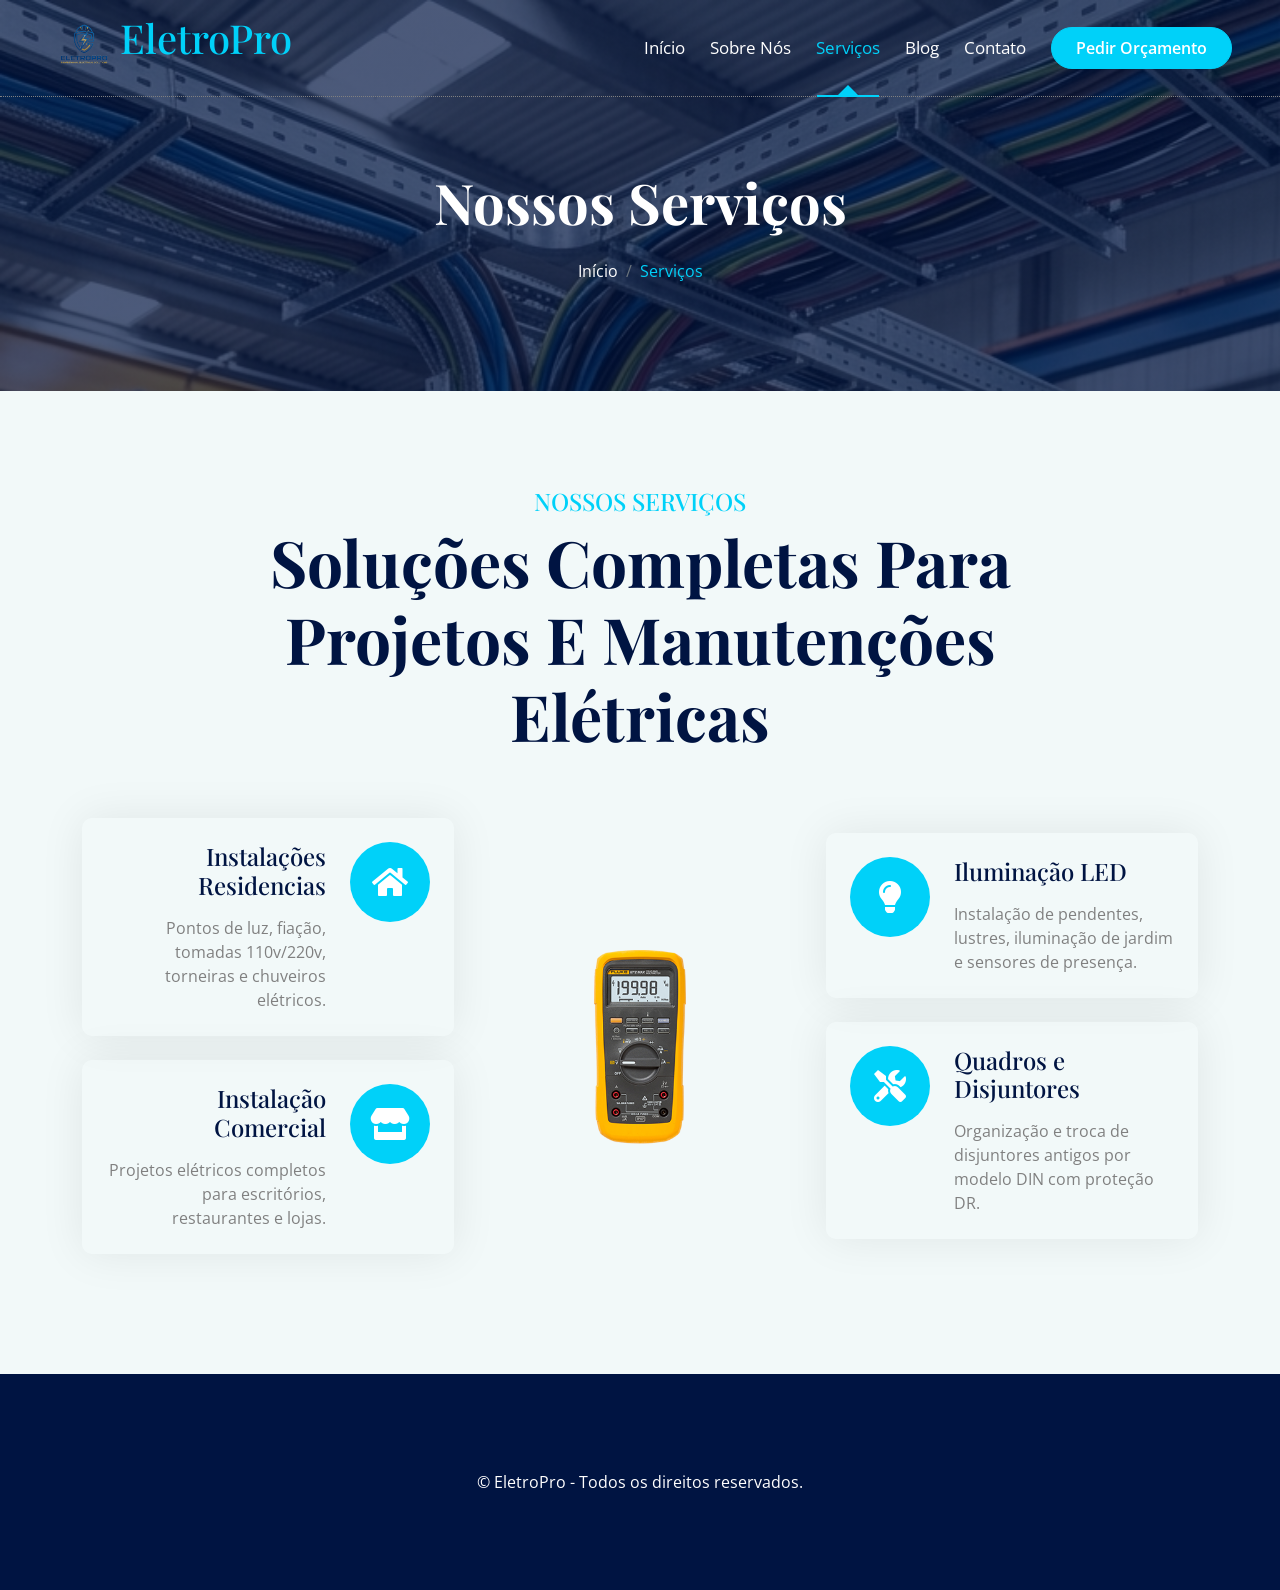
<file: service.html>
<!DOCTYPE html>
<html lang="pt-BR">

    <head>
        <meta charset="utf-8">
        <title>Nossos Serviços - EletroPro Eletricistas</title>
        <meta content="width=device-width, initial-scale=1.0" name="viewport">

        <!-- Google Web Fonts -->
        <link rel="preconnect" href="https://fonts.googleapis.com">
        <link rel="preconnect" href="https://fonts.gstatic.com" crossorigin>
        <link href="https://fonts.googleapis.com/css2?family=Open+Sans:ital,wdth,wght@0,75..100,300..800;1,75..100,300..800&family=Playfair+Display:ital,wght@0,400..900;1,400..900&display=swap" rel="stylesheet"> 

        <!-- Icon Font Stylesheet -->
        <link rel="stylesheet" href="https://use.fontawesome.com/releases/v5.15.4/css/all.css"/>
        <link href="https://cdn.jsdelivr.net/npm/bootstrap-icons@1.4.1/font/bootstrap-icons.css" rel="stylesheet">

        <!-- Libraries Stylesheet -->
        <link href="lib/animate/animate.min.css" rel="stylesheet">
        <link href="lib/owlcarousel/assets/owl.carousel.min.css" rel="stylesheet">

        <!-- Customized Bootstrap Stylesheet -->
        <link href="css/bootstrap.min.css" rel="stylesheet">
        <link href="css/style.css" rel="stylesheet">
    </head>

    <body>

        <!-- Spinner Start -->
        <div id="spinner" class="show bg-white position-fixed translate-middle w-100 vh-100 top-50 start-50 d-flex align-items-center justify-content-center">
            <div class="spinner-border text-primary" style="width: 3rem; height: 3rem;" role="status">
                <span class="sr-only">Carregando...</span>
            </div>
        </div>

        <!-- Navbar Start -->
        <div class="container-fluid position-relative p-0">
            <nav class="navbar navbar-expand-lg navbar-light px-4 px-lg-5 py-3 py-lg-0">
                <a href="" class="navbar-brand p-0">
                    <h1 class="text-primary"><img src="img/logo.png"></i>EletroPro</h1>
                </a>
                <button class="navbar-toggler" type="button" data-bs-toggle="collapse" data-bs-target="#navbarCollapse">
                    <span class="fa fa-bars"></span>
                </button>
                <div class="collapse navbar-collapse" id="navbarCollapse">
                    <div class="navbar-nav ms-auto py-0">
                        <a href="index.html" class="nav-item nav-link">Início</a>
                        <a href="about.html" class="nav-item nav-link">Sobre Nós</a>
                        <a href="service.html" class="nav-item nav-link active">Serviços</a>
                        <a href="blog.html" class="nav-item nav-link">Blog</a>
                        <a href="contact.html" class="nav-item nav-link">Contato</a>
                    </div>
                    <a href="contact.html" class="btn btn-primary rounded-pill d-inline-flex flex-shrink-0 py-2 px-4">Pedir Orçamento</a>
                </div>
            </nav>

            <div class="container-fluid bg-breadcrumb">
                <div class="container text-center py-5" style="max-width: 900px;">
                    <h4 class="text-white display-4 mb-4 wow fadeInDown" data-wow-delay="0.1s">Nossos Serviços</h4>
                    <ol class="breadcrumb d-flex justify-content-center mb-0 wow fadeInDown" data-wow-delay="0.3s">
                        <li class="breadcrumb-item"><a href="index.html">Início</a></li>
                        <li class="breadcrumb-item active text-primary">Serviços</li>
                    </ol>    
                </div>
            </div>
        </div>

        <!-- Service Start -->
        <div class="container-fluid service bg-light overflow-hidden py-5">
            <div class="container py-5">
                <div class="text-center mx-auto pb-5 wow fadeInUp" data-wow-delay="0.2s" style="max-width: 800px;">
                    <h4 class="text-uppercase text-primary">Nossos Serviços</h4>
                    <h1 class="display-3 text-capitalize mb-3">Soluções Completas para Projetos e Manutenções Elétricas</h1>
                </div>
                <div class="row gx-0 gy-4 align-items-center">
                    <div class="col-lg-6 col-xl-4 wow fadeInLeft" data-wow-delay="0.2s">
                        <div class="service-item rounded p-4 mb-4">
                            <div class="d-flex">
                                <div class="service-content text-end">
                                    <a href="#" class="h4 d-inline-block mb-3">Instalações Residencias</a>
                                    <p class="mb-0">Pontos de luz, fiação, tomadas 110v/220v, torneiras e chuveiros elétricos.</p>
                                </div>
                                <div class="ps-4">
                                    <div class="service-btn"><i class="fas fa-home text-white fa-2x"></i></div>
                                </div>
                            </div>
                        </div>
                        <div class="service-item rounded p-4 mb-4">
                            <div class="d-flex">
                                <div class="service-content text-end">
                                    <a href="#" class="h4 d-inline-block mb-3">Instalação Comercial</a>
                                    <p class="mb-0">Projetos elétricos completos para escritórios, restaurantes e lojas.</p>
                                </div>
                                <div class="ps-4">
                                    <div class="service-btn"><i class="fas fa-store text-white fa-2x"></i></div>
                                </div>
                            </div>
                        </div>
                    </div>
                    <div class="col-lg-6 col-xl-4 wow fadeInUp" data-wow-delay="0.3s">
                        <div class="bg-transparent">
                            <img src="img/water.png" class="img-fluid w-100" alt="Eletricista">
                        </div>
                    </div>
                    <div class="col-lg-6 col-xl-4 wow fadeInRight" data-wow-delay="0.2s">
                        <div class="service-item rounded p-4 mb-4">
                            <div class="d-flex">
                                <div class="pe-4">
                                    <div class="service-btn"><i class="fas fa-lightbulb text-white fa-2x"></i></div>
                                </div>
                                <div class="service-content">
                                    <a href="#" class="h4 d-inline-block mb-3">Iluminação LED</a>
                                    <p class="mb-0">Instalação de pendentes, lustres, iluminação de jardim e sensores de presença.</p>
                                </div>
                            </div>
                        </div>
                        <div class="service-item rounded p-4 mb-4">
                            <div class="d-flex">
                                <div class="pe-4">
                                    <div class="service-btn"><i class="fas fa-tools text-white fa-2x"></i></div>
                                </div>
                                <div class="service-content">
                                    <a href="#" class="h4 d-inline-block mb-3">Quadros e Disjuntores</a>
                                    <p class="mb-0">Organização e troca de disjuntores antigos por modelo DIN com proteção DR.</p>
                                </div>
                            </div>
                        </div>
                    </div>
                </div>
            </div>
        </div>

        <!-- Footer Start -->
        <div class="container-fluid footer py-5 wow fadeIn" data-wow-delay="0.2s">
            <div class="container py-5 text-center text-white">
                <p class="mb-0">&copy; EletroPro - Todos os direitos reservados.</p>
            </div>
        </div>

    <script src="https://ajax.googleapis.com/ajax/libs/jquery/3.6.4/jquery.min.js"></script>
    <script src="https://cdn.jsdelivr.net/npm/bootstrap@5.0.0/dist/js/bootstrap.bundle.min.js"></script>
    <script src="js/main.js"></script>
    </body>

</html>
</file>
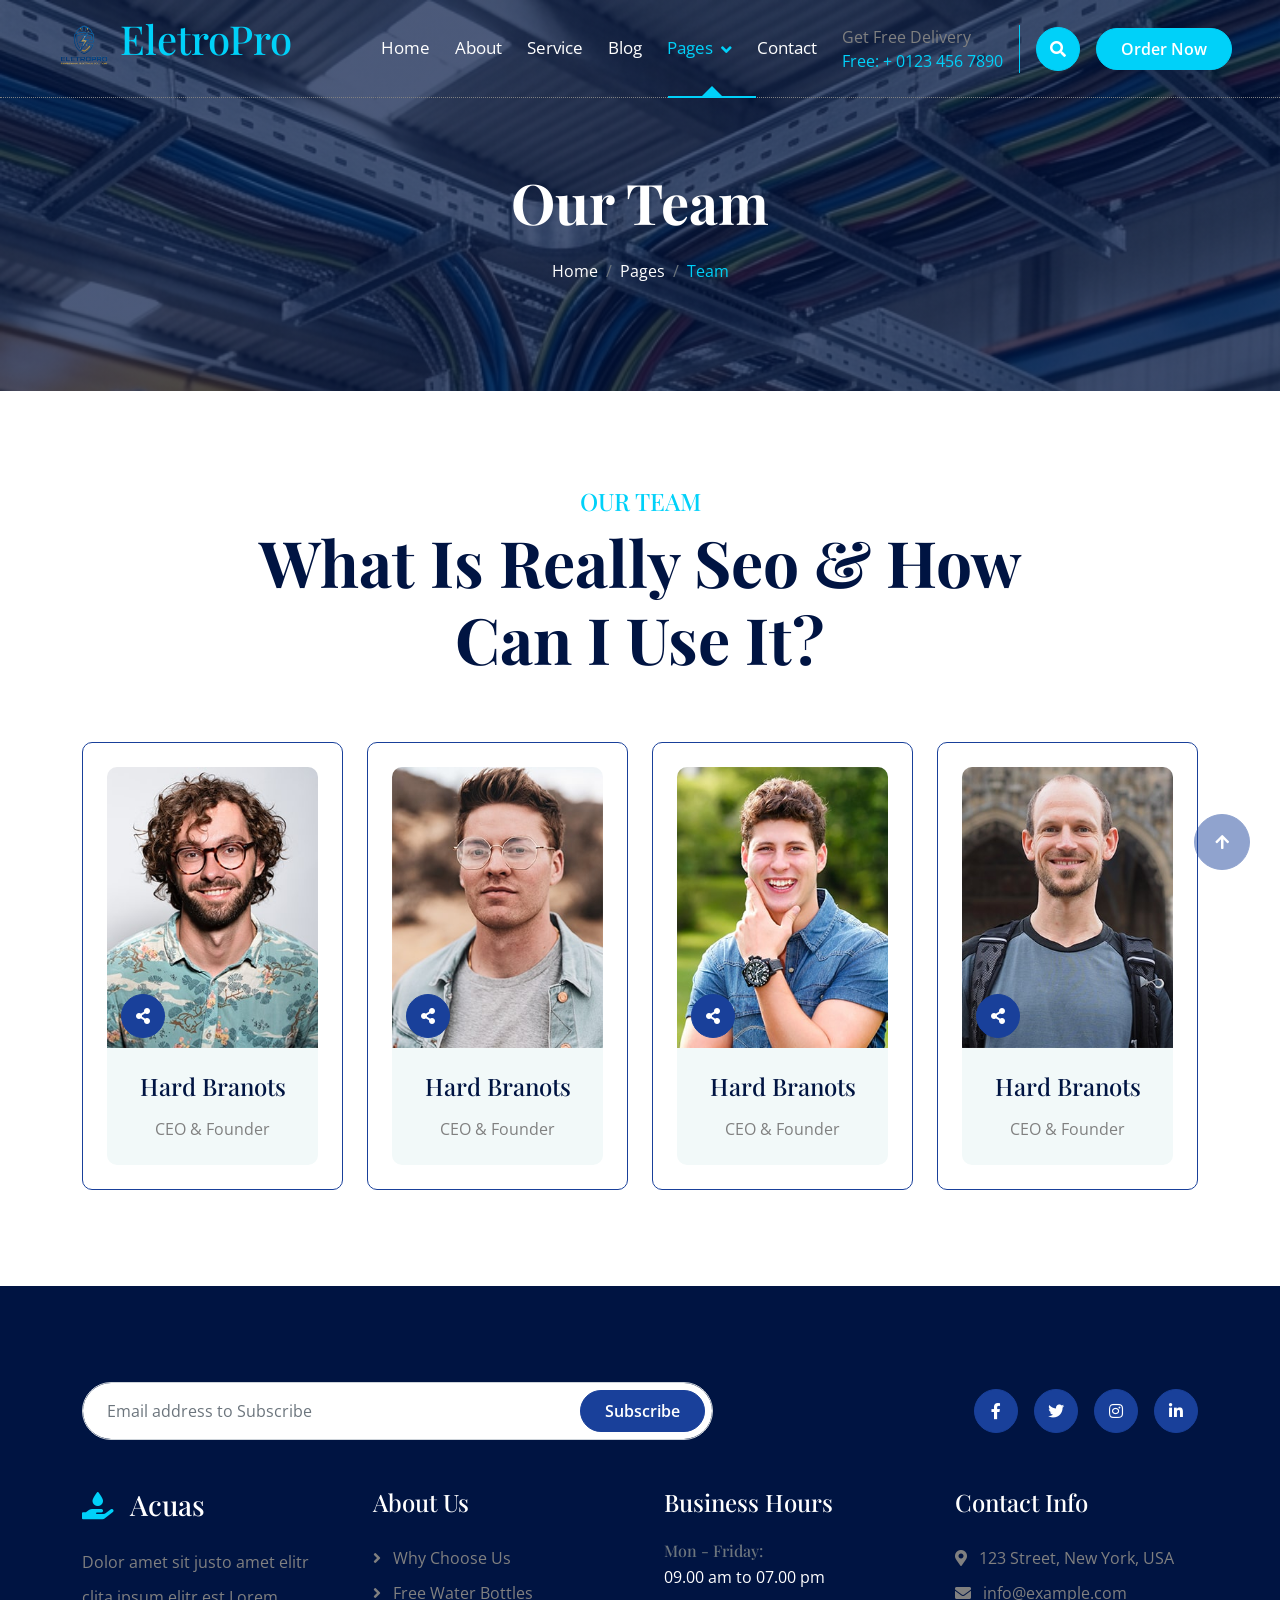
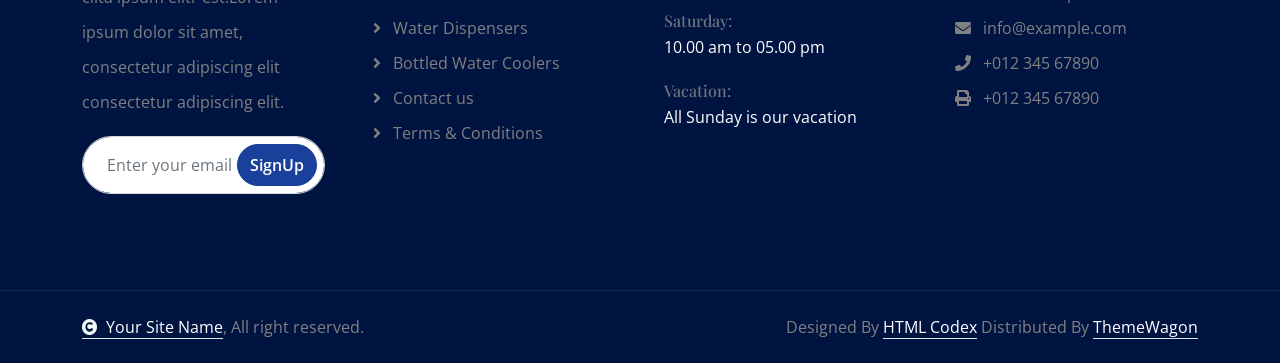
<file: team.html>
<!DOCTYPE html>
<html lang="en">

    <head>
        <meta charset="utf-8">
        <title>Acuas - Drinking Water Website Template</title>
        <meta content="width=device-width, initial-scale=1.0" name="viewport">
        <meta content="" name="keywords">
        <meta content="" name="description">

        <!-- Google Web Fonts -->
        <link rel="preconnect" href="https://fonts.googleapis.com">
        <link rel="preconnect" href="https://fonts.gstatic.com" crossorigin>
        <link href="https://fonts.googleapis.com/css2?family=Open+Sans:ital,wdth,wght@0,75..100,300..800;1,75..100,300..800&family=Playfair+Display:ital,wght@0,400..900;1,400..900&display=swap" rel="stylesheet"> 

        <!-- Icon Font Stylesheet -->
        <link rel="stylesheet" href="https://use.fontawesome.com/releases/v5.15.4/css/all.css"/>
        <link href="https://cdn.jsdelivr.net/npm/bootstrap-icons@1.4.1/font/bootstrap-icons.css" rel="stylesheet">

        <!-- Libraries Stylesheet -->
        <link href="lib/animate/animate.min.css" rel="stylesheet">
        <link href="lib/owlcarousel/assets/owl.carousel.min.css" rel="stylesheet">


        <!-- Customized Bootstrap Stylesheet -->
        <link href="css/bootstrap.min.css" rel="stylesheet">

        <!-- Template Stylesheet -->
        <link href="css/style.css" rel="stylesheet">
    </head>

    <body>

        <!-- Spinner Start -->
        <div id="spinner" class="show bg-white position-fixed translate-middle w-100 vh-100 top-50 start-50 d-flex align-items-center justify-content-center">
            <div class="spinner-border text-primary" style="width: 3rem; height: 3rem;" role="status">
                <span class="sr-only">Loading...</span>
            </div>
        </div>
        <!-- Spinner End -->

        <!-- Navbar & Hero Start -->
        <div class="container-fluid position-relative p-0">
            <nav class="navbar navbar-expand-lg navbar-light px-4 px-lg-5 py-3 py-lg-0">
                <a href="" class="navbar-brand p-0">
                    <h1 class="text-primary"><img src="img/logo.png"></i>EletroPro</h1>
                    <!-- <img src="img/logo.png" alt="Logo"> -->
                </a>
                <button class="navbar-toggler" type="button" data-bs-toggle="collapse" data-bs-target="#navbarCollapse">
                    <span class="fa fa-bars"></span>
                </button>
                <div class="collapse navbar-collapse" id="navbarCollapse">
                    <div class="navbar-nav ms-auto py-0">
                        <a href="index.html" class="nav-item nav-link">Home</a>
                        <a href="about.html" class="nav-item nav-link">About</a>
                        <a href="service.html" class="nav-item nav-link">Service</a>
                        <a href="blog.html" class="nav-item nav-link">Blog</a>
                        <div class="nav-item dropdown active">
                            <a href="#" class="nav-link dropdown-toggle active" data-bs-toggle="dropdown">Pages</a>
                            <div class="dropdown-menu m-0">
                                <a href="feature.html" class="dropdown-item">Our Feature</a>
                                <a href="product.html" class="dropdown-item">Our Product</a>
                                <a href="team.html" class="dropdown-item active">Our Team</a>
                                <a href="testimonial.html" class="dropdown-item">Testimonial</a>
                                <a href="404.html" class="dropdown-item">404 Page</a>
                            </div>
                        </div>
                        <a href="contact.html" class="nav-item nav-link">Contact</a>
                    </div>
                    <div class="d-none d-xl-flex me-3">
                        <div class="d-flex flex-column pe-3 border-end border-primary">
                            <span class="text-body">Get Free Delivery</span>
                            <a href="tel:+4733378901"><span class="text-primary">Free: + 0123 456 7890</span></a>
                        </div>
                    </div>
                    <button class="btn btn-primary btn-md-square d-flex flex-shrink-0 mb-3 mb-lg-0 rounded-circle me-3" data-bs-toggle="modal" data-bs-target="#searchModal"><i class="fas fa-search"></i></button>
                    <a href="" class="btn btn-primary rounded-pill d-inline-flex flex-shrink-0 py-2 px-4">Order Now</a>
                </div>
            </nav>

            <!-- Header Start -->
            <div class="container-fluid bg-breadcrumb">
                <div class="container text-center py-5" style="max-width: 900px;">
                    <h4 class="text-white display-4 mb-4 wow fadeInDown" data-wow-delay="0.1s">Our Team</h4>
                    <ol class="breadcrumb d-flex justify-content-center mb-0 wow fadeInDown" data-wow-delay="0.3s">
                        <li class="breadcrumb-item"><a href="index.html">Home</a></li>
                        <li class="breadcrumb-item"><a href="#">Pages</a></li>
                        <li class="breadcrumb-item active text-primary">Team</li>
                    </ol>    
                </div>
            </div>
            <!-- Header End -->
        </div>
        <!-- Navbar & Hero End -->

        <!-- Modal Search Start -->
        <div class="modal fade" id="searchModal" tabindex="-1" aria-labelledby="exampleModalLabel" aria-hidden="true">
            <div class="modal-dialog modal-fullscreen">
                <div class="modal-content rounded-0">
                    <div class="modal-header">
                        <h4 class="modal-title mb-0" id="exampleModalLabel">Search by keyword</h4>
                        <button type="button" class="btn-close" data-bs-dismiss="modal" aria-label="Close"></button>
                    </div>
                    <div class="modal-body d-flex align-items-center">
                        <div class="input-group w-75 mx-auto d-flex">
                            <input type="search" class="form-control p-3" placeholder="keywords" aria-describedby="search-icon-1">
                            <span id="search-icon-1" class="input-group-text btn border p-3"><i class="fa fa-search text-white"></i></span>
                        </div>
                    </div>
                </div>
            </div>
        </div>
        <!-- Modal Search End -->

        <!-- Team Start -->
        <div class="container-fluid team py-5">
            <div class="container py-5">
                <div class="text-center mx-auto pb-5 wow fadeInUp" data-wow-delay="0.2s" style="max-width: 800px;">
                    <h4 class="text-uppercase text-primary">Our Team</h4>
                    <h1 class="display-3 text-capitalize mb-3">What is Really seo & How Can I Use It?</h1>
                </div>
                <div class="row g-4">
                    <div class="col-md-6 col-lg-6 col-xl-3 wow fadeInUp" data-wow-delay="0.2s">
                        <div class="team-item p-4">
                            <div class="team-inner rounded">
                                <div class="team-img">
                                    <img src="img/team-1.jpg" class="img-fluid rounded-top w-100" alt="Image">
                                    <div class="team-share">
                                        <a class="btn btn-secondary btn-md-square rounded-pill text-white mx-1" href=""><i class="fas fa-share-alt"></i></a>
                                    </div>
                                    <div class="team-icon rounded-pill py-2 px-2">
                                        <a class="btn btn-secondary btn-sm-square rounded-pill mx-1" href=""><i class="fab fa-facebook-f"></i></a>
                                        <a class="btn btn-secondary btn-sm-square rounded-pill me-1" href=""><i class="fab fa-twitter"></i></a>
                                        <a class="btn btn-secondary btn-sm-square rounded-pill me-1" href=""><i class="fab fa-linkedin-in"></i></a>
                                        <a class="btn btn-secondary btn-sm-square rounded-pill me-1" href=""><i class="fab fa-instagram"></i></a>
                                    </div>
                                </div>
                                <div class="bg-light rounded-bottom text-center py-4">
                                    <h4 class="mb-3">Hard Branots</h4>
                                    <p class="mb-0">CEO & Founder</p>
                                </div>
                            </div>
                        </div>
                    </div>
                    <div class="col-md-6 col-lg-6 col-xl-3 wow fadeInUp" data-wow-delay="0.4s">
                        <div class="team-item p-4">
                            <div class="team-inner rounded">
                                <div class="team-img">
                                    <img src="img/team-2.jpg" class="img-fluid rounded-top w-100" alt="Image">
                                    <div class="team-share">
                                        <a class="btn btn-secondary btn-md-square rounded-pill text-white mx-1" href=""><i class="fas fa-share-alt"></i></a>
                                    </div>
                                    <div class="team-icon rounded-pill py-2 px-2">
                                        <a class="btn btn-secondary btn-sm-square rounded-pill mx-1" href=""><i class="fab fa-facebook-f"></i></a>
                                        <a class="btn btn-secondary btn-sm-square rounded-pill me-1" href=""><i class="fab fa-twitter"></i></a>
                                        <a class="btn btn-secondary btn-sm-square rounded-pill me-1" href=""><i class="fab fa-linkedin-in"></i></a>
                                        <a class="btn btn-secondary btn-sm-square rounded-pill me-1" href=""><i class="fab fa-instagram"></i></a>
                                    </div>
                                </div>
                                <div class="bg-light rounded-bottom text-center py-4">
                                    <h4 class="mb-3">Hard Branots</h4>
                                    <p class="mb-0">CEO & Founder</p>
                                </div>
                            </div>
                        </div>
                    </div>
                    <div class="col-md-6 col-lg-6 col-xl-3 wow fadeInUp" data-wow-delay="0.6s">
                        <div class="team-item p-4">
                            <div class="team-inner rounded">
                                <div class="team-img">
                                    <img src="img/team-3.jpg" class="img-fluid rounded-top w-100" alt="Image">
                                    <div class="team-share">
                                        <a class="btn btn-secondary btn-md-square rounded-pill text-white mx-1" href=""><i class="fas fa-share-alt"></i></a>
                                    </div>
                                    <div class="team-icon rounded-pill py-2 px-2">
                                        <a class="btn btn-secondary btn-sm-square rounded-pill mx-1" href=""><i class="fab fa-facebook-f"></i></a>
                                        <a class="btn btn-secondary btn-sm-square rounded-pill me-1" href=""><i class="fab fa-twitter"></i></a>
                                        <a class="btn btn-secondary btn-sm-square rounded-pill me-1" href=""><i class="fab fa-linkedin-in"></i></a>
                                        <a class="btn btn-secondary btn-sm-square rounded-pill me-1" href=""><i class="fab fa-instagram"></i></a>
                                    </div>
                                </div>
                                <div class="bg-light rounded-bottom text-center py-4">
                                    <h4 class="mb-3">Hard Branots</h4>
                                    <p class="mb-0">CEO & Founder</p>
                                </div>
                            </div>
                        </div>
                    </div>
                    <div class="col-md-6 col-lg-6 col-xl-3 wow fadeInUp" data-wow-delay="0.8s">
                        <div class="team-item p-4">
                            <div class="team-inner rounded">
                                <div class="team-img">
                                    <img src="img/team-4.jpg" class="img-fluid rounded-top w-100" alt="Image">
                                    <div class="team-share">
                                        <a class="btn btn-secondary btn-md-square rounded-pill text-white mx-1" href=""><i class="fas fa-share-alt"></i></a>
                                    </div>
                                    <div class="team-icon rounded-pill py-2 px-2">
                                        <a class="btn btn-secondary btn-sm-square rounded-pill mx-1" href=""><i class="fab fa-facebook-f"></i></a>
                                        <a class="btn btn-secondary btn-sm-square rounded-pill me-1" href=""><i class="fab fa-twitter"></i></a>
                                        <a class="btn btn-secondary btn-sm-square rounded-pill me-1" href=""><i class="fab fa-linkedin-in"></i></a>
                                        <a class="btn btn-secondary btn-sm-square rounded-pill me-1" href=""><i class="fab fa-instagram"></i></a>
                                    </div>
                                </div>
                                <div class="bg-light rounded-bottom text-center py-4">
                                    <h4 class="mb-3">Hard Branots</h4>
                                    <p class="mb-0">CEO & Founder</p>
                                </div>
                            </div>
                        </div>
                    </div>
                </div>
            </div>
        </div>
        <!-- Team End -->

        <!-- Footer Start -->
        <div class="container-fluid footer py-5 wow fadeIn" data-wow-delay="0.2s">
            <div class="container py-5">
                <div class="row g-5 mb-5 align-items-center">
                    <div class="col-lg-7">
                        <div class="position-relative mx-auto">
                            <input class="form-control rounded-pill w-100 py-3 ps-4 pe-5" type="text" placeholder="Email address to Subscribe">
                            <button type="button" class="btn btn-secondary rounded-pill position-absolute top-0 end-0 py-2 px-4 mt-2 me-2">Subscribe</button>
                        </div>
                    </div>
                    <div class="col-lg-5">
                        <div class="d-flex align-items-center justify-content-center justify-content-lg-end">
                            <a class="btn btn-secondary btn-md-square rounded-circle me-3" href=""><i class="fab fa-facebook-f"></i></a>
                            <a class="btn btn-secondary btn-md-square rounded-circle me-3" href=""><i class="fab fa-twitter"></i></a>
                            <a class="btn btn-secondary btn-md-square rounded-circle me-3" href=""><i class="fab fa-instagram"></i></a>
                            <a class="btn btn-secondary btn-md-square rounded-circle me-0" href=""><i class="fab fa-linkedin-in"></i></a>
                        </div>
                    </div>
                </div>
                <div class="row g-5">
                    <div class="col-md-6 col-lg-6 col-xl-3">
                        <div class="footer-item d-flex flex-column">
                            <div class="footer-item">
                                <h3 class="text-white mb-4"><i class="fas fa-hand-holding-water text-primary me-3"></i>Acuas</h3>
                                <p class="mb-3">Dolor amet sit justo amet elitr clita ipsum elitr est.Lorem ipsum dolor sit amet, consectetur adipiscing elit consectetur adipiscing elit.</p>
                            </div>
                            <div class="position-relative">
                                <input class="form-control rounded-pill w-100 py-3 ps-4 pe-5" type="text" placeholder="Enter your email">
                                <button type="button" class="btn btn-secondary rounded-pill position-absolute top-0 end-0 py-2 mt-2 me-2">SignUp</button>
                            </div>
                        </div>
                    </div>
                    <div class="col-md-6 col-lg-6 col-xl-3">
                        <div class="footer-item d-flex flex-column">
                            <h4 class="text-white mb-4">About Us</h4>
                            <a href="#"><i class="fas fa-angle-right me-2"></i> Why Choose Us</a>
                            <a href="#"><i class="fas fa-angle-right me-2"></i> Free Water Bottles</a>
                            <a href="#"><i class="fas fa-angle-right me-2"></i> Water Dispensers</a>
                            <a href="#"><i class="fas fa-angle-right me-2"></i> Bottled Water Coolers</a>
                            <a href="#"><i class="fas fa-angle-right me-2"></i> Contact us</a>
                            <a href="#"><i class="fas fa-angle-right me-2"></i> Terms & Conditions</a>
                        </div>
                    </div>
                    <div class="col-md-6 col-lg-6 col-xl-3">
                        <div class="footer-item d-flex flex-column">
                            <h4 class="text-white mb-4">Business Hours</h4>
                            <div class="mb-3">
                                <h6 class="text-muted mb-0">Mon - Friday:</h6>
                                <p class="text-white mb-0">09.00 am to 07.00 pm</p>
                            </div>
                            <div class="mb-3">
                                <h6 class="text-muted mb-0">Saturday:</h6>
                                <p class="text-white mb-0">10.00 am to 05.00 pm</p>
                            </div>
                            <div class="mb-3">
                                <h6 class="text-muted mb-0">Vacation:</h6>
                                <p class="text-white mb-0">All Sunday is our vacation</p>
                            </div>
                        </div>
                    </div>
                    <div class="col-md-6 col-lg-6 col-xl-3">
                        <div class="footer-item d-flex flex-column">
                            <h4 class="text-white mb-4">Contact Info</h4>
                            <a href="#"><i class="fa fa-map-marker-alt me-2"></i> 123 Street, New York, USA</a>
                            <a href="mailto:info@example.com"><i class="fas fa-envelope me-2"></i> info@example.com</a>
                            <a href="mailto:info@example.com"><i class="fas fa-envelope me-2"></i> info@example.com</a>
                            <a href="tel:+012 345 67890"><i class="fas fa-phone me-2"></i> +012 345 67890</a>
                            <a href="tel:+012 345 67890" class="mb-3"><i class="fas fa-print me-2"></i> +012 345 67890</a>
                        </div>
                    </div>
                </div>
            </div>
        </div>
        <!-- Footer End -->

        
        <!-- Copyright Start -->
        <div class="container-fluid copyright py-4">
            <div class="container">
                <div class="row g-4 align-items-center">
                    <div class="col-md-6 text-center text-md-start mb-md-0">
                        <span class="text-body"><a href="#" class="border-bottom text-white"><i class="fas fa-copyright text-light me-2"></i>Your Site Name</a>, All right reserved.</span>
                    </div>
                    <div class="col-md-6 text-center text-md-end text-body">
                        <!--/*** This template is free as long as you keep the below author’s credit link/attribution link/backlink. ***/-->
                        <!--/*** If you'd like to use the template without the below author’s credit link/attribution link/backlink, ***/-->
                        <!--/*** you can purchase the Credit Removal License from "https://htmlcodex.com/credit-removal". ***/-->
                        Designed By <a class="border-bottom text-white" href="https://htmlcodex.com">HTML Codex</a> Distributed By <a class="border-bottom text-white" href="https://themewagon.com">ThemeWagon</a>
                    </div>
                </div>
            </div>
        </div>
        <!-- Copyright End -->


        <!-- Back to Top -->
        <a href="#" class="btn btn-secondary btn-lg-square rounded-circle back-to-top"><i class="fa fa-arrow-up"></i></a>   

        
    <!-- JavaScript Libraries -->
    <script src="https://ajax.googleapis.com/ajax/libs/jquery/3.6.4/jquery.min.js"></script>
    <script src="https://cdn.jsdelivr.net/npm/bootstrap@5.0.0/dist/js/bootstrap.bundle.min.js"></script>
    <script src="lib/wow/wow.min.js"></script>
    <script src="lib/easing/easing.min.js"></script>
    <script src="lib/waypoints/waypoints.min.js"></script>
    <script src="lib/counterup/counterup.min.js"></script>
    <script src="lib/owlcarousel/owl.carousel.min.js"></script>
    

    <!-- Template Javascript -->
    <script src="js/main.js"></script>
    </body>

</html>
</file>
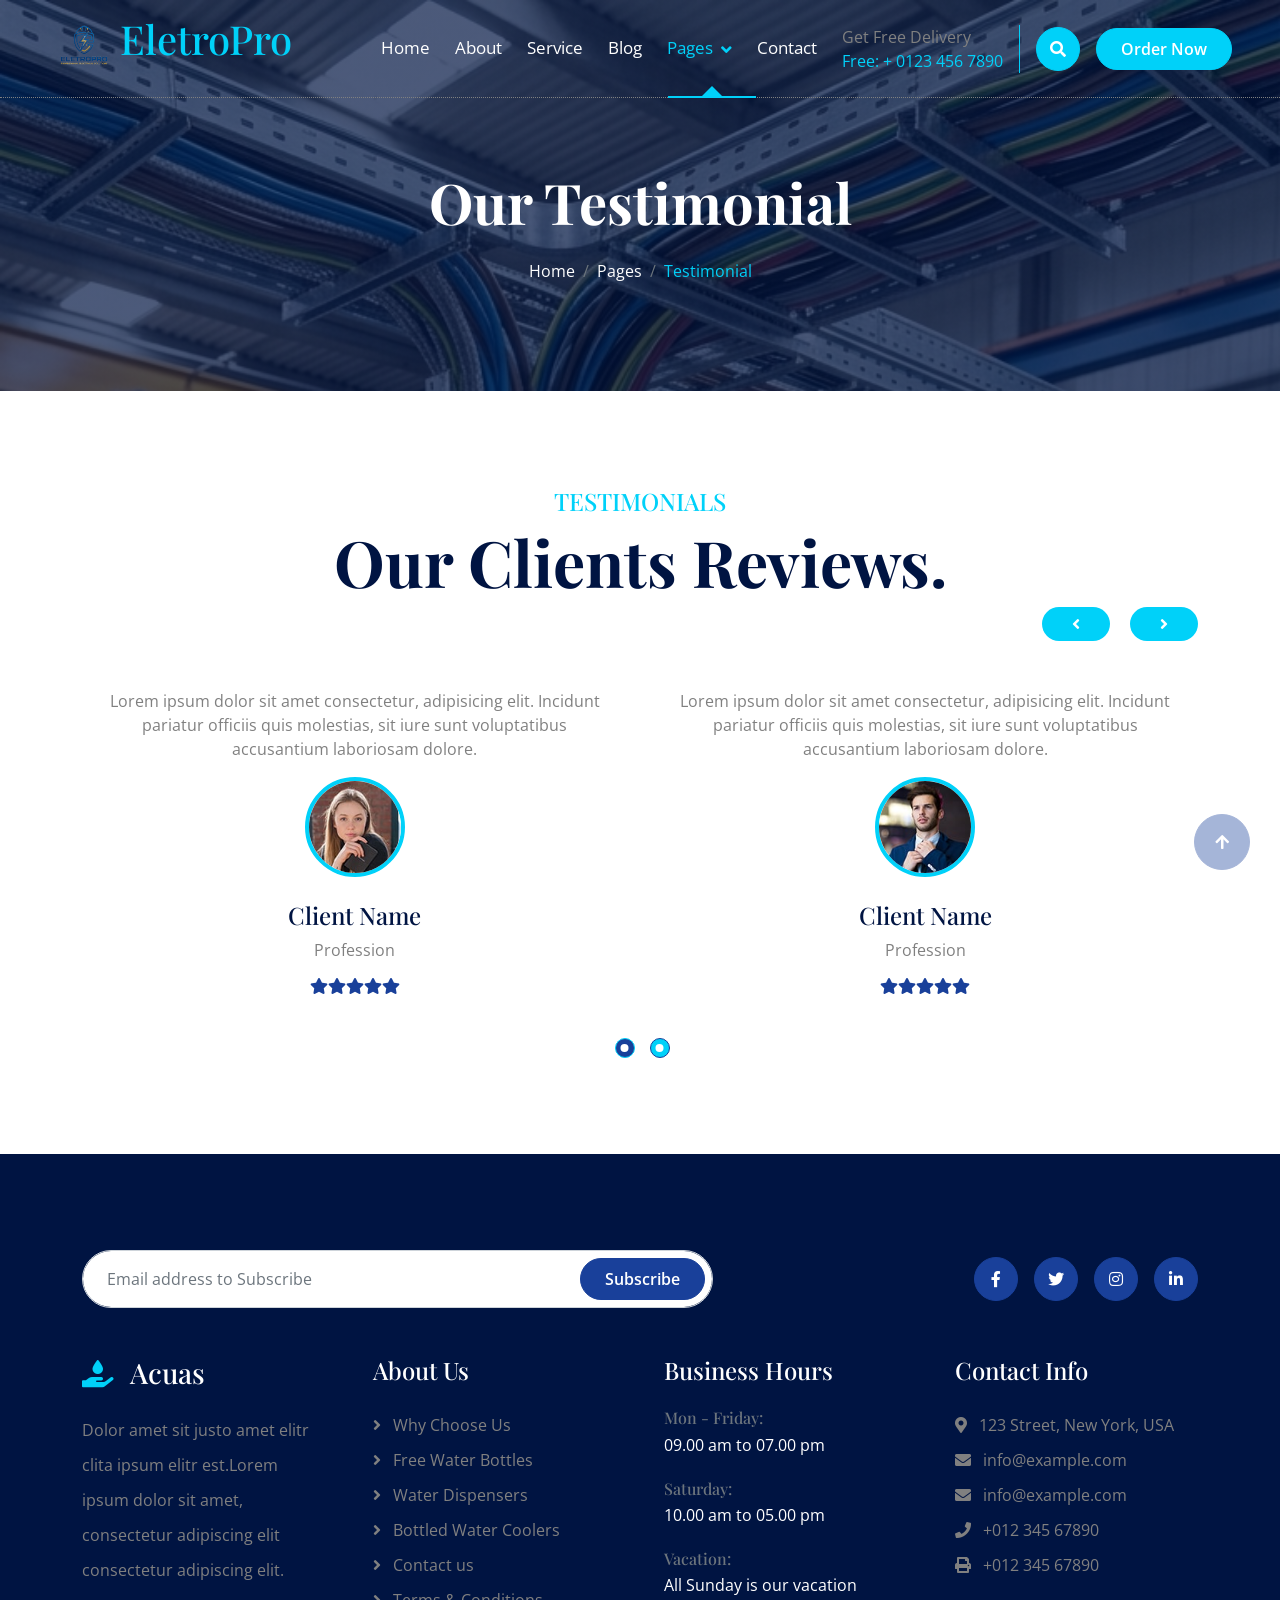
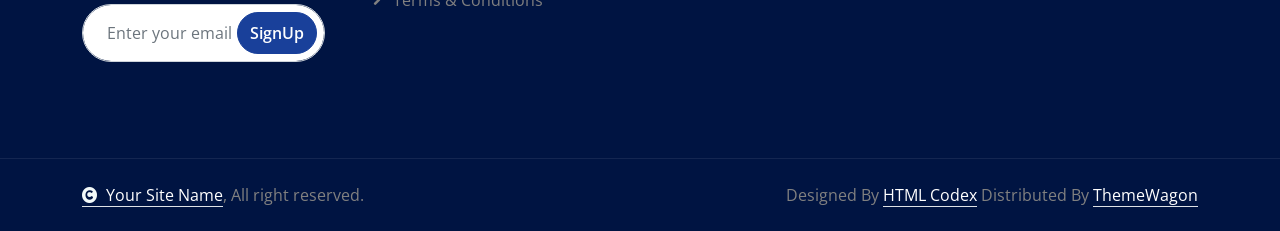
<file: testimonial.html>
<!DOCTYPE html>
<html lang="en">

    <head>
        <meta charset="utf-8">
        <title>Acuas - Drinking Water Website Template</title>
        <meta content="width=device-width, initial-scale=1.0" name="viewport">
        <meta content="" name="keywords">
        <meta content="" name="description">

        <!-- Google Web Fonts -->
        <link rel="preconnect" href="https://fonts.googleapis.com">
        <link rel="preconnect" href="https://fonts.gstatic.com" crossorigin>
        <link href="https://fonts.googleapis.com/css2?family=Open+Sans:ital,wdth,wght@0,75..100,300..800;1,75..100,300..800&family=Playfair+Display:ital,wght@0,400..900;1,400..900&display=swap" rel="stylesheet"> 

        <!-- Icon Font Stylesheet -->
        <link rel="stylesheet" href="https://use.fontawesome.com/releases/v5.15.4/css/all.css"/>
        <link href="https://cdn.jsdelivr.net/npm/bootstrap-icons@1.4.1/font/bootstrap-icons.css" rel="stylesheet">

        <!-- Libraries Stylesheet -->
        <link href="lib/animate/animate.min.css" rel="stylesheet">
        <link href="lib/owlcarousel/assets/owl.carousel.min.css" rel="stylesheet">


        <!-- Customized Bootstrap Stylesheet -->
        <link href="css/bootstrap.min.css" rel="stylesheet">

        <!-- Template Stylesheet -->
        <link href="css/style.css" rel="stylesheet">
    </head>

    <body>

        <!-- Spinner Start -->
        <div id="spinner" class="show bg-white position-fixed translate-middle w-100 vh-100 top-50 start-50 d-flex align-items-center justify-content-center">
            <div class="spinner-border text-primary" style="width: 3rem; height: 3rem;" role="status">
                <span class="sr-only">Loading...</span>
            </div>
        </div>
        <!-- Spinner End -->

        <!-- Navbar & Hero Start -->
        <div class="container-fluid position-relative p-0">
            <nav class="navbar navbar-expand-lg navbar-light px-4 px-lg-5 py-3 py-lg-0">
                <a href="" class="navbar-brand p-0">
                    <h1 class="text-primary"><img src="img/logo.png">EletroPro</h1>
                    <!-- <img src="img/logo.png" alt="Logo"> -->
                </a>
                <button class="navbar-toggler" type="button" data-bs-toggle="collapse" data-bs-target="#navbarCollapse">
                    <span class="fa fa-bars"></span>
                </button>
                <div class="collapse navbar-collapse" id="navbarCollapse">
                    <div class="navbar-nav ms-auto py-0">
                        <a href="index.html" class="nav-item nav-link">Home</a>
                        <a href="about.html" class="nav-item nav-link">About</a>
                        <a href="service.html" class="nav-item nav-link">Service</a>
                        <a href="blog.html" class="nav-item nav-link">Blog</a>
                        <div class="nav-item dropdown active">
                            <a href="#" class="nav-link dropdown-toggle active" data-bs-toggle="dropdown">Pages</a>
                            <div class="dropdown-menu m-0">
                                <a href="feature.html" class="dropdown-item">Our Feature</a>
                                <a href="product.html" class="dropdown-item">Our Product</a>
                                <a href="team.html" class="dropdown-item">Our Team</a>
                                <a href="testimonial.html" class="dropdown-item active">Testimonial</a>
                                <a href="404.html" class="dropdown-item">404 Page</a>
                            </div>
                        </div>
                        <a href="contact.html" class="nav-item nav-link">Contact</a>
                    </div>
                    <div class="d-none d-xl-flex me-3">
                        <div class="d-flex flex-column pe-3 border-end border-primary">
                            <span class="text-body">Get Free Delivery</span>
                            <a href="tel:+4733378901"><span class="text-primary">Free: + 0123 456 7890</span></a>
                        </div>
                    </div>
                    <button class="btn btn-primary btn-md-square d-flex flex-shrink-0 mb-3 mb-lg-0 rounded-circle me-3" data-bs-toggle="modal" data-bs-target="#searchModal"><i class="fas fa-search"></i></button>
                    <a href="" class="btn btn-primary rounded-pill d-inline-flex flex-shrink-0 py-2 px-4">Order Now</a>
                </div>
            </nav>

            <!-- Header Start -->
            <div class="container-fluid bg-breadcrumb">
                <div class="container text-center py-5" style="max-width: 900px;">
                    <h4 class="text-white display-4 mb-4 wow fadeInDown" data-wow-delay="0.1s">Our Testimonial</h4>
                    <ol class="breadcrumb d-flex justify-content-center mb-0 wow fadeInDown" data-wow-delay="0.3s">
                        <li class="breadcrumb-item"><a href="index.html">Home</a></li>
                        <li class="breadcrumb-item"><a href="#">Pages</a></li>
                        <li class="breadcrumb-item active text-primary">Testimonial</li>
                    </ol>    
                </div>
            </div>
            <!-- Header End -->
        </div>
        <!-- Navbar & Hero End -->

        <!-- Modal Search Start -->
        <div class="modal fade" id="searchModal" tabindex="-1" aria-labelledby="exampleModalLabel" aria-hidden="true">
            <div class="modal-dialog modal-fullscreen">
                <div class="modal-content rounded-0">
                    <div class="modal-header">
                        <h4 class="modal-title mb-0" id="exampleModalLabel">Search by keyword</h4>
                        <button type="button" class="btn-close" data-bs-dismiss="modal" aria-label="Close"></button>
                    </div>
                    <div class="modal-body d-flex align-items-center">
                        <div class="input-group w-75 mx-auto d-flex">
                            <input type="search" class="form-control p-3" placeholder="keywords" aria-describedby="search-icon-1">
                            <span id="search-icon-1" class="input-group-text btn border p-3"><i class="fa fa-search text-white"></i></span>
                        </div>
                    </div>
                </div>
            </div>
        </div>
        <!-- Modal Search End -->

        <!-- Testimonial Start -->
        <div class="container-fluid testimonial py-5">
            <div class="container py-5">
                <div class="text-center mx-auto pb-5 wow fadeInUp" data-wow-delay="0.2s" style="max-width: 800px;">
                    <h4 class="text-uppercase text-primary">Testimonials</h4>
                    <h1 class="display-3 text-capitalize mb-3">Our clients reviews.</h1>
                </div>
                <div class="owl-carousel testimonial-carousel wow fadeInUp" data-wow-delay="0.3s">
                    <div class="testimonial-item text-center p-4">
                        <p>Lorem ipsum dolor sit amet consectetur, adipisicing elit. Incidunt pariatur officiis quis molestias, sit iure sunt voluptatibus accusantium laboriosam dolore.
                        </p>
                        <div class="d-flex justify-content-center mb-4">
                            <img src="img/testimonial-1.jpg" class="img-fluid border border-4 border-primary" style="width: 100px; height: 100px; border-radius: 50px;" alt="">
                        </div>
                        <div class="d-block">
                            <h4 class="text-dark">Client Name</h4>
                            <p class="m-0 pb-3">Profession</p>
                            <div class="d-flex justify-content-center text-secondary">
                                <i class="fas fa-star"></i>
                                <i class="fas fa-star"></i>
                                <i class="fas fa-star"></i>
                                <i class="fas fa-star"></i>
                                <i class="fas fa-star"></i>
                            </div>
                        </div>
                    </div>
                    <div class="testimonial-item text-center p-4">
                        <p>Lorem ipsum dolor sit amet consectetur, adipisicing elit. Incidunt pariatur officiis quis molestias, sit iure sunt voluptatibus accusantium laboriosam dolore.
                        </p>
                        <div class="d-flex justify-content-center mb-4">
                            <img src="img/testimonial-2.jpg" class="img-fluid border border-4 border-primary" style="width: 100px; height: 100px; border-radius: 50px;" alt="">
                        </div>
                        <div class="d-block">
                            <h4 class="text-dark">Client Name</h4>
                            <p class="m-0 pb-3">Profession</p>
                            <div class="d-flex justify-content-center text-secondary">
                                <i class="fas fa-star"></i>
                                <i class="fas fa-star"></i>
                                <i class="fas fa-star"></i>
                                <i class="fas fa-star"></i>
                                <i class="fas fa-star"></i>
                            </div>
                        </div>
                    </div>
                    <div class="testimonial-item text-center p-4">
                        <p>Lorem ipsum dolor sit amet consectetur, adipisicing elit. Incidunt pariatur officiis quis molestias, sit iure sunt voluptatibus accusantium laboriosam dolore.
                        </p>
                        <div class="d-flex justify-content-center mb-4">
                            <img src="img/testimonial-3.jpg" class="img-fluid border border-4 border-primary" style="width: 100px; height: 100px; border-radius: 50px;" alt="">
                        </div>
                        <div class="d-block">
                            <h4 class="text-dark">Client Name</h4>
                            <p class="m-0 pb-3">Profession</p>
                            <div class="d-flex justify-content-center text-secondary">
                                <i class="fas fa-star"></i>
                                <i class="fas fa-star"></i>
                                <i class="fas fa-star"></i>
                                <i class="fas fa-star"></i>
                                <i class="fas fa-star"></i>
                            </div>
                        </div>
                    </div>
                    <div class="testimonial-item text-center p-4">
                        <p>Lorem ipsum dolor sit amet consectetur, adipisicing elit. Incidunt pariatur officiis quis molestias, sit iure sunt voluptatibus accusantium laboriosam dolore.
                        </p>
                        <div class="d-flex justify-content-center mb-4">
                            <img src="img/testimonial-3.jpg" class="img-fluid border border-4 border-primary" style="width: 100px; height: 100px; border-radius: 50px;" alt="">
                        </div>
                        <div class="d-block">
                            <h4 class="text-dark">Client Name</h4>
                            <p class="m-0 pb-3">Profession</p>
                            <div class="d-flex justify-content-center text-secondary">
                                <i class="fas fa-star"></i>
                                <i class="fas fa-star"></i>
                                <i class="fas fa-star"></i>
                                <i class="fas fa-star"></i>
                                <i class="fas fa-star"></i>
                            </div>
                        </div>
                    </div>
                </div>
            </div>
        </div>
        <!-- Testimonial End -->

        <!-- Footer Start -->
        <div class="container-fluid footer py-5 wow fadeIn" data-wow-delay="0.2s">
            <div class="container py-5">
                <div class="row g-5 mb-5 align-items-center">
                    <div class="col-lg-7">
                        <div class="position-relative mx-auto">
                            <input class="form-control rounded-pill w-100 py-3 ps-4 pe-5" type="text" placeholder="Email address to Subscribe">
                            <button type="button" class="btn btn-secondary rounded-pill position-absolute top-0 end-0 py-2 px-4 mt-2 me-2">Subscribe</button>
                        </div>
                    </div>
                    <div class="col-lg-5">
                        <div class="d-flex align-items-center justify-content-center justify-content-lg-end">
                            <a class="btn btn-secondary btn-md-square rounded-circle me-3" href=""><i class="fab fa-facebook-f"></i></a>
                            <a class="btn btn-secondary btn-md-square rounded-circle me-3" href=""><i class="fab fa-twitter"></i></a>
                            <a class="btn btn-secondary btn-md-square rounded-circle me-3" href=""><i class="fab fa-instagram"></i></a>
                            <a class="btn btn-secondary btn-md-square rounded-circle me-0" href=""><i class="fab fa-linkedin-in"></i></a>
                        </div>
                    </div>
                </div>
                <div class="row g-5">
                    <div class="col-md-6 col-lg-6 col-xl-3">
                        <div class="footer-item d-flex flex-column">
                            <div class="footer-item">
                                <h3 class="text-white mb-4"><i class="fas fa-hand-holding-water text-primary me-3"></i>Acuas</h3>
                                <p class="mb-3">Dolor amet sit justo amet elitr clita ipsum elitr est.Lorem ipsum dolor sit amet, consectetur adipiscing elit consectetur adipiscing elit.</p>
                            </div>
                            <div class="position-relative">
                                <input class="form-control rounded-pill w-100 py-3 ps-4 pe-5" type="text" placeholder="Enter your email">
                                <button type="button" class="btn btn-secondary rounded-pill position-absolute top-0 end-0 py-2 mt-2 me-2">SignUp</button>
                            </div>
                        </div>
                    </div>
                    <div class="col-md-6 col-lg-6 col-xl-3">
                        <div class="footer-item d-flex flex-column">
                            <h4 class="text-white mb-4">About Us</h4>
                            <a href="#"><i class="fas fa-angle-right me-2"></i> Why Choose Us</a>
                            <a href="#"><i class="fas fa-angle-right me-2"></i> Free Water Bottles</a>
                            <a href="#"><i class="fas fa-angle-right me-2"></i> Water Dispensers</a>
                            <a href="#"><i class="fas fa-angle-right me-2"></i> Bottled Water Coolers</a>
                            <a href="#"><i class="fas fa-angle-right me-2"></i> Contact us</a>
                            <a href="#"><i class="fas fa-angle-right me-2"></i> Terms & Conditions</a>
                        </div>
                    </div>
                    <div class="col-md-6 col-lg-6 col-xl-3">
                        <div class="footer-item d-flex flex-column">
                            <h4 class="text-white mb-4">Business Hours</h4>
                            <div class="mb-3">
                                <h6 class="text-muted mb-0">Mon - Friday:</h6>
                                <p class="text-white mb-0">09.00 am to 07.00 pm</p>
                            </div>
                            <div class="mb-3">
                                <h6 class="text-muted mb-0">Saturday:</h6>
                                <p class="text-white mb-0">10.00 am to 05.00 pm</p>
                            </div>
                            <div class="mb-3">
                                <h6 class="text-muted mb-0">Vacation:</h6>
                                <p class="text-white mb-0">All Sunday is our vacation</p>
                            </div>
                        </div>
                    </div>
                    <div class="col-md-6 col-lg-6 col-xl-3">
                        <div class="footer-item d-flex flex-column">
                            <h4 class="text-white mb-4">Contact Info</h4>
                            <a href="#"><i class="fa fa-map-marker-alt me-2"></i> 123 Street, New York, USA</a>
                            <a href="mailto:info@example.com"><i class="fas fa-envelope me-2"></i> info@example.com</a>
                            <a href="mailto:info@example.com"><i class="fas fa-envelope me-2"></i> info@example.com</a>
                            <a href="tel:+012 345 67890"><i class="fas fa-phone me-2"></i> +012 345 67890</a>
                            <a href="tel:+012 345 67890" class="mb-3"><i class="fas fa-print me-2"></i> +012 345 67890</a>
                        </div>
                    </div>
                </div>
            </div>
        </div>
        <!-- Footer End -->

        
        <!-- Copyright Start -->
        <div class="container-fluid copyright py-4">
            <div class="container">
                <div class="row g-4 align-items-center">
                    <div class="col-md-6 text-center text-md-start mb-md-0">
                        <span class="text-body"><a href="#" class="border-bottom text-white"><i class="fas fa-copyright text-light me-2"></i>Your Site Name</a>, All right reserved.</span>
                    </div>
                    <div class="col-md-6 text-center text-md-end text-body">
                        <!--/*** This template is free as long as you keep the below author’s credit link/attribution link/backlink. ***/-->
                        <!--/*** If you'd like to use the template without the below author’s credit link/attribution link/backlink, ***/-->
                        <!--/*** you can purchase the Credit Removal License from "https://htmlcodex.com/credit-removal". ***/-->
                        Designed By <a class="border-bottom text-white" href="https://htmlcodex.com">HTML Codex</a> Distributed By <a class="border-bottom text-white" href="https://themewagon.com">ThemeWagon</a>
                    </div>
                </div>
            </div>
        </div>
        <!-- Copyright End -->


        <!-- Back to Top -->
        <a href="#" class="btn btn-secondary btn-lg-square rounded-circle back-to-top"><i class="fa fa-arrow-up"></i></a>   

        
    <!-- JavaScript Libraries -->
    <script src="https://ajax.googleapis.com/ajax/libs/jquery/3.6.4/jquery.min.js"></script>
    <script src="https://cdn.jsdelivr.net/npm/bootstrap@5.0.0/dist/js/bootstrap.bundle.min.js"></script>
    <script src="lib/wow/wow.min.js"></script>
    <script src="lib/easing/easing.min.js"></script>
    <script src="lib/waypoints/waypoints.min.js"></script>
    <script src="lib/counterup/counterup.min.js"></script>
    <script src="lib/owlcarousel/owl.carousel.min.js"></script>
    

    <!-- Template Javascript -->
    <script src="js/main.js"></script>
    </body>

</html>
</file>
<file: css/style.css>
/*** Spinner Start ***/
/*** Spinner ***/
#spinner {
    opacity: 0;
    visibility: hidden;
    transition: opacity .5s ease-out, visibility 0s linear .5s;
    z-index: 99999;
}

#spinner.show {
    transition: opacity .5s ease-out, visibility 0s linear 0s;
    visibility: visible;
    opacity: 1;
}
/*** Spinner End ***/

.back-to-top {
    position: fixed;
    right: 30px;
    bottom: 30px;
    transition: 0.5s;
    z-index: 99;
}

/*** Button Start ***/
.btn {
    font-weight: 600;
    transition: .5s;
}

.btn-square {
    width: 32px;
    height: 32px;
}

.btn-sm-square {
    width: 34px;
    height: 34px;
}

.btn-md-square {
    width: 44px;
    height: 44px;
}

.btn-lg-square {
    width: 56px;
    height: 56px;
}

.btn-xl-square {
    width: 66px;
    height: 66px;
}

.btn-square,
.btn-sm-square,
.btn-md-square,
.btn-lg-square,
.btn-xl-square {
    padding: 0;
    display: flex;
    align-items: center;
    justify-content: center;
    font-weight: normal;
}

.btn.btn-primary {
    color: var(--bs-white);
}

.btn.btn-primary:hover {
    background: var(--bs-secondary);
    border: 1px solid var(--bs-secondary);
}

.btn.btn-secondary {
    color: var(--bs-white);
   
}

.btn.btn-secondary:hover {
    background: var(--bs-primary);
    border: 1px solid var(--bs-primary);
}
/*** Topbar Start ***/

/*** Navbar ***/
.navbar-light .navbar-nav .nav-link {
    position: relative;
    margin-right: 25px;
    padding: 35px 0;
    color: var(--bs-white);
    font-size: 17px;
    font-weight: 400;
    outline: none;
    transition: .5s;
}
/* ===================================================
   MODO DARK - APENAS PRETO, CINZA E BRANCO
   =================================================== */

/* Fundo geral preto puro e texto cinza claro */
body.dark-mode {
    background-color: #000000 !important;
    color: #cccccc !important;
}

/* Blocos, cartões, menus e fundos secundários em tons de cinza escuro */
body.dark-mode .bg-white,
body.dark-mode .bg-light,
body.dark-mode .product-content,
body.dark-mode .blog-item,
body.dark-mode .team-item,
body.dark-mode .card,
body.dark-mode .accordion-item,
body.dark-mode .dropdown-menu,
body.dark-mode .modal-content,
body.dark-mode .sticky-top.navbar-light {
    background-color: #121212 !important;
    color: #ffffff !important;
    border-color: #333333 !important;
}

/* Títulos e elementos principais em branco puro */
body.dark-mode h1, 
body.dark-mode h2, 
body.dark-mode h3, 
body.dark-mode h4, 
body.dark-mode h5, 
body.dark-mode h6,
body.dark-mode .text-dark,
body.dark-mode .nav-link,
body.dark-mode .navbar-nav .nav-link {
    color: #ffffff !important;
}

/* Parágrafos e textos secundários em cinza */
body.dark-mode .text-body,
body.dark-mode .text-muted,
body.dark-mode p {
    color: #aaaaaa !important;
}

/* Campos de formulário e inputs em cinza escuro com contorno cinza */
body.dark-mode .form-control {
    background-color: #1a1a1a !important;
    border-color: #333333 !important;
    color: #ffffff !important;
}

body.dark-mode .form-control::placeholder {
    color: #777777 !important;
}

/* Botões de contorno ou secundários adaptados a branco e cinza */
body.dark-mode .btn-outline-primary,
body.dark-mode .btn-outline-secondary {
    color: #ffffff !important;
    border-color: #ffffff !important;
    background-color: transparent !important;
}

body.dark-mode .btn-outline-primary:hover,
body.dark-mode .btn-outline-secondary:hover {
    background-color: #ffffff !important;
    color: #000000 !important;
}

.sticky-top.navbar-light .navbar-nav .nav-link {
    padding: 20px 0;
    color: var(--bs-dark);
}

.navbar-light .navbar-nav .nav-link:hover,
.navbar-light .navbar-nav .nav-link.active {
    color: var(--bs-primary);
}

.navbar-light .navbar-brand img {
    max-height: 60px;
    transition: .5s;
}

.sticky-top.navbar-light .navbar-brand img {
    max-height: 45px;
}

.navbar .dropdown-toggle::after {
    border: none;
    content: "\f107";
    font-family: "Font Awesome 5 Free";
    font-weight: 600;
    vertical-align: middle;
    margin-left: 8px;
}

.dropdown .dropdown-menu a:hover {
    background: var(--bs-primary);
    color: var(--bs-white);
}

.navbar .nav-item:hover .dropdown-menu {
    transform: rotateX(0deg);
    visibility: visible;
    background: var(--bs-light);
    transition: .5s;
    opacity: 1;
}

@media (max-width: 991.98px) {
    .sticky-top.navbar-light {
        position: relative;
        background: var(--bs-white);
    }

    .navbar.navbar-expand-lg .navbar-toggler {
        padding: 10px 20px;
        border: 1px solid var(--bs-primary);
        color: var(--bs-primary);
    }

    .navbar-light .navbar-collapse {
        margin-top: 15px;
        border-top: 1px solid rgba(0, 0, 0, .08);
    }

    .navbar-light .navbar-nav .nav-link,
    .sticky-top.navbar-light .navbar-nav .nav-link {
        padding: 10px 0;
        margin-left: 0;
        color: var(--bs-dark);
    }

    .navbar-light .navbar-brand img {
        max-height: 45px;
    }
}

@media (min-width: 992px) {
    .navbar .nav-item .dropdown-menu {
        display: block;
        visibility: hidden;
        top: 100%;
        transform: rotateX(-75deg);
        transform-origin: 0% 0%;
        border: 0;
        border-radius: 10px;
        transition: .5s;
        opacity: 0;
    }

    .navbar-light {
        position: absolute;
        width: 100%;
        top: 0;
        left: 0;
        border-top: 0;
        border-right: 0;
        border-bottom: 1px solid;
        border-left: 0;
        border-style: dotted;
        z-index: 999;
    }
    
    .sticky-top.navbar-light {
        position: fixed;
        background: var(--bs-light);
        border: none;
    }

    .navbar-light .navbar-nav .nav-item::before {
        position: absolute;
        content: "";
        width: 0;
        height: 2px;
        bottom: -1px;
        left: 50%;
        background: var(--bs-primary);
        transition: .5s;
    }

    .sticky-top.navbar-light .navbar-nav .nav-item::before {
        bottom: 0;
    }

    .navbar-light .navbar-nav .nav-item::after {
        content: "";
        position: absolute;
        bottom: 1px;
        left: 50%;
        transform: translateX(-50%);
        border: 10px solid;
        border-color: transparent transparent var(--bs-primary) transparent;
        opacity: 0;
        transition: 0.5s;
    }

    .navbar-light .navbar-nav .nav-item:hover::after,
    .navbar-light .navbar-nav .nav-item.active::after {
        bottom: 1px;
        opacity: 1;
    }

    .navbar-light .navbar-nav .nav-item:hover::before,
    .navbar-light .navbar-nav .nav-item.active::before {
        width: calc(100% - 2px);
        left: 1px;
    }

    .navbar-light .navbar-nav .nav-link.nav-contact::before {
        display: none;
    }
}
/*** Carousel Hero Header Start ***/
.carousel-header {
    position: relative;
    overflow: hidden;
}

.carousel-indicators {
    display: none;
}

.carousel .carousel-control-prev,
.carousel .carousel-control-next {
    width: 0;
}

.carousel .carousel-control-prev .carousel-control-prev-icon,
.carousel .carousel-control-next .carousel-control-next-icon {
    position: absolute;
    top: 50%;
    transform: translateY(-50%);
    padding: 25px 25px;
    display: flex;
    align-items: center;
    justify-content: center;
    background: var(--bs-primary);
    transition: 0.5s;
}

.carousel .carousel-control-prev .carousel-control-prev-icon {
    left: 0;
    border-left: 0;
    border-top-left-radius: 0;
    border-top-right-radius: 50px;
    border-bottom-left-radius: 0;
    border-bottom-right-radius: 50px;

}

.carousel .carousel-control-next .carousel-control-next-icon {
    right: 0;
    border-right: 0;
    border-top-left-radius: 50px;
    border-top-right-radius: 0;
    border-bottom-left-radius: 50px;
    border-bottom-right-radius: 0;
}

.carousel .carousel-control-prev .carousel-control-prev-icon:hover,
.carousel .carousel-control-next .carousel-control-next-icon:hover {
    background: var(--bs-secondary);
}

.carousel .carousel-inner .carousel-item {
    position: relative;
}

.carousel .carousel-inner .carousel-item .carousel-caption-1  {
    position: absolute;
    width: 100%;
    height: 100%;
    top: 0;
    left: 0;
    padding-top: 100px;
    display: flex;
    align-items: center;
    justify-content: end;
    background: linear-gradient(rgba(0, 0, 0, .5), rgba(0, 0, 0, 0.5));
    background-size: cover;
}

.carousel-caption-1-content {
    text-align: end;
    padding-right: 100px;
}

.carousel-caption-1-content .carousel-caption-1-content-btn {
    display: flex;
    justify-content: end;
}

.carousel .carousel-inner .carousel-item .carousel-caption-2  {
    position: absolute;
    width: 100%;
    height: 100%;
    top: 0;
    left: 0;
    padding-top: 100px;
    display: flex;
    align-items: center;
    text-align: center;
    background: linear-gradient(rgba(0, 0, 0, .5), rgba(0, 0, 0, 0.5));
    background-size: cover;
}

.carousel-caption-2-content {
    text-align: start;
    padding-left: 100px;
}

.carousel-caption-2-content .carousel-caption-2-content-btn {
    display: flex;
    justify-content: start;
}


@media (max-width: 992px) {
    .carousel .carousel-inner .carousel-item {
        height: 700px;
        margin-top: -100px;
    }

    .carousel .carousel-inner .carousel-item img {
        height: 700px;
        object-fit: cover;
    }


    .carousel .carousel-inner .carousel-item .carousel-caption-1 {
        max-width: 100% !important;
        justify-content: center;
    }

    .carousel-caption-1-content {
        padding: 0 20px !important;
        text-align: center !important;
    }

    .carousel-caption-1-content .carousel-caption-1-content-btn {
        justify-content: center;
    }


    .carousel .carousel-inner .carousel-item .carousel-caption-2 {
        max-width: 100% !important;
        justify-content: center;
    }

    .carousel-caption-2-content {
        padding: 0 20px !important;
        text-align: center !important;
    }

    .carousel-caption-2-content .carousel-caption-2-content-btn {
        justify-content: center;
    }



    .carousel .carousel-control-prev .carousel-control-prev-icon,
    .carousel .carousel-control-next .carousel-control-next-icon {
        display: none;
    }
}

.modal .modal-header {
    height: 100px;
}

#searchModal .modal-content {
    background: rgba(255, 255, 255, .6);
}
/*** Carousel Hero Header End ***/

/*** Single Page Hero Header Start ***/
.bg-breadcrumb {
    position: relative;
    overflow: hidden;
    background: linear-gradient(rgba(0, 20, 66, 0.7), rgba(0, 20, 66, 0.7)), url(../img/breadcrumb.jpg);
    background-position: center top;
    background-repeat: no-repeat;
    background-size: cover;
    padding: 120px 0 60px 0;
    transition: 0.5s;
}

.bg-breadcrumb .breadcrumb {
    position: relative;
}

.bg-breadcrumb .breadcrumb .breadcrumb-item a {
    color: var(--bs-white);
}

@media (max-width: 992px) {
    .bg-breadcrumb {
        padding: 60px 0 60px 0;
    }
}
/*** Single Page Hero Header End ***/


/*** Features Start ***/
.feature .feature-item {
    display: flex;
    flex-direction: column;
    align-items: center;
    text-align: center;
    background: var(--bs-white);
    border-radius: 10px;
    transition: 0.5s;
}

.feature .feature-item:hover {
    box-shadow: 0 0 45px rgba(0, 0, 0, .08);
}

.feature .feature-item .feature-icon {
    width: 100px;
    height: 100px;
    border-radius: 50px;
    display: flex;
    align-items: center;
    justify-content: center;
    background: var(--bs-primary);
}

.feature .feature-item .feature-icon i {
    transition: 0.5s;
}

.feature .feature-item:hover .feature-icon i {
    transform: rotate(360deg);
}

.feature .feature-item a.btn {
    transition: 0.5s;
}

.feature .feature-item:hover a.btn:hover {
    color: var(--bs-primary) !important;
}
/*** Features End ***/

/*** About Start ***/
.about .about-img {
    position: relative;
    padding-bottom: 30px;
    margin-top: 30px; 
    margin-left: 30px;
}

.about .about-img::before {
    content: "";
    position: absolute;
    width: 100%;
    height: 10px;
    top: -30px;
    right: 0;
    border-radius: 10px;
    background: var(--bs-secondary);

}

.about .about-img::after {
    content: "";
    position: absolute;
    width: 10px;
    height: 100%;
    left: -30px;
    bottom: 30px;
    border-radius: 10px;
    background: var(--bs-secondary);
}

.about .about-img .about-exp {
    position: absolute;
    top: 0;
    left: 0;
    padding: 25px;
    font-size: 30px;
    font-weight: bold;
    background: var(--bs-secondary);
    color: var(--bs-white);
    border: 1px solid var(--bs-secondary);
    margin-top: -30px;
    margin-left: -30px;
    border-radius: 10px;
}
/*** About End ***/

/*** Service Start ***/
.service-item {
    position: relative;
    box-shadow: 0 0 45px rgba(0, 0, 0, .08);
}

.service-item::after {
    content: "";
    position: absolute;
    width: 0;
    height: 0;
    left: 0;
    bottom: 0;
    border-radius: 10px;
    background: var(--bs-primary);
    transition: 0.5s;
    z-index: 1;
}

.service-item:hover::after {
    width: 100%;
    height: 100%;
}

.service-item:hover .service-content,
.service-item:hover .service-btn {
    position: relative;
    z-index: 2;
}

.service-item .service-content a,
.service-item .service-content p {
    transition: 0.5s;
}

.service-item:hover .service-content a:hover {
    color: var(--bs-secondary);
}

.service-item:hover .service-content p {
    color: var(--bs-white);
} 

.service-item .service-btn {
    width: 80px;
    height: 80px;
    border-radius: 50px;
    display: flex;
    align-items: center;
    justify-content: center;
    background: var(--bs-primary);
    transition: 0.5s;
}

.service-item .service-btn i {
    transition: 0.5s;
}

.service-item:hover .service-btn {
    background: var(--bs-white);
}

.service-item:hover .service-btn i {
    transform: rotate(360deg);
    color: var(--bs-primary) !important;
}
/*** Service End ***/


/*** Counter Start ***/
.counter {
    position: relative;
    overflow: hidden;
    background: linear-gradient(rgba(25, 64, 154, 0.9), rgba(25, 64, 154, 1)), url(../img/fact-bg.jpg);
    background-position: center top;
    background-repeat: no-repeat;
    background-size: cover;
}

.counter .counter-item {
    display: flex;
    flex-direction: column;
    justify-content: center;
    text-align: center;
}

.counter .counter-item .counter-item-icon {
    width: 100px;
    height: 100px;
    border-radius: 50px;
    background: var(--bs-primary);
    display: inline-flex;
    align-items: center;
    justify-content: center;
}
/*** Counter End ***/


/*** Products Start ***/
.product .product-item {
    border: 1px solid rgba(196, 211, 211, 0.9);
    border-radius: 10px;
}

/*** Products End ***/

/*** Blog Start ***/
.blog .blog-item {
    border-radius: 10px;
    background: var(--bs-light);
    transition: 0.5s;
}

.blog .blog-item:hover {
    box-shadow: 0 0 45px rgba(0, 0, 0, 0.2);
}

.blog .blog-item .blog-img {
    position: relative;
    overflow: hidden;
    border-top-left-radius: 10px;
    border-top-right-radius: 10px;
}

.blog .blog-item .blog-img::after {
    content: "";
    position: absolute;
    width: 100%;
    height: 100%;
    top: 0;
    left: 0;
    border-top-left-radius: 10px;
    border-top-right-radius: 10px;
    transition: 0.5s;
    z-index: 1;
}

.blog .blog-item .blog-img img {
    transition: 0.5s;
}

.blog .blog-item:hover .blog-img img {
    transform: scale(1.2);
}

.blog .blog-item:hover .blog-img::after {
    background: rgba(0, 209, 249, 0.2);
}

.blog .blog-item .blog-date {
    position: absolute;
    top: 25px;
    left: 25px;
    border-radius: 10px;
    background: var(--bs-primary);
    color: var(--bs-white);
    z-index: 2;
}

.blog .blog-item .blog-content a {
    transition: 0.5s;
}

.blog .blog-item:hover .blog-content a:hover {
    color: var(--bs-primary) !important;
}
/*** Blog End ***/

/*** Team Start ***/
.team .team-item {
    position: relative;
    overflow: hidden;
    background: var(--bs-white);
    border: 1px solid var(--bs-secondary);
    border-radius: 10px;
}

.team .team-item .team-inner {
    transition: 0.5s;
}
.team .team-item:hover .team-inner {
    box-shadow: 0 0 45px rgba(0, 0, 0, 0.2);
}

.team .team-item .team-inner .team-img {
    position: relative;
    z-index: 2;
}

.team .team-item .team-inner .team-img::after {
    content: "";
    width: 100%;
    height: 0;
    position: absolute;
    top: 0;
    left: 0;
    border-top-left-radius: 10px;
    border-top-right-radius: 10px;
    background: rgba(0, 209, 249, 0.2);
    transition: 0.5s;
    z-index: 3;
}

.team .team-item:hover .team-inner .team-img::after {
    height: 100%;
}

.team .team-item .team-inner .team-img .team-share {
    position: absolute;
    left: 10px;
    bottom: 10px;
    transition: 0.5s;
    z-index: 2;
}

.team .team-item:hover .team-inner .team-img .team-share {
    opacity: 0;
}

.team .team-item .team-inner .team-img .team-icon {
    position: absolute;
    bottom: 0;
    left: -100%;
    border-bottom-left-radius: 0 !important; 
    border-top-left-radius: 0 !important;
    display: inline-flex;
    background: var(--bs-primary);
    transition: 0.5s;
    z-index: 4;
}

.team .team-item:hover .team-inner .team-img .team-icon { 
    left: -25px; 
}
/*** Team End ***/


/*** testimonial Start ***/
.testimonial .owl-nav .owl-prev {
    position: absolute;
    top: -58px;
    right: 0;
    background: var(--bs-primary);
    color: var(--bs-white);
    padding: 5px 30px;
    border-radius: 30px;
    transition: 0.5s;
}

.testimonial .owl-nav .owl-prev:hover {
    background: var(--bs-secondary);
    color: var(--bs-white);
}

.testimonial .owl-nav .owl-next {
    position: absolute;
    top: -58px;
    right: 88px;
    background: var(--bs-primary);
    color: var(--bs-white);
    padding: 5px 30px;
    border-radius: 30px;
    transition: 0.5s;
}

.testimonial .owl-nav .owl-next:hover {
    background: var(--bs-secondary);
    color: var(--bs-white);
}

.testimonial-carousel .owl-dots {
    display: flex;
    justify-content: center;
    margin-left: 20px;
    margin-top: 20px;
}

.testimonial-carousel .owl-dots .owl-dot {
    width: 20px;
    height: 20px;
    border-radius: 20px;
    margin-right: 15px;
    border: 1px solid var(--bs-secondary);
    background: var(--bs-primary);
    transition: 0.5s;
}

.testimonial-carousel .owl-dots .owl-dot.active {
    width: 20px;
    height: 20px;
    border-radius: 20px;
    border: 1px solid var(--bs-primary);
    background: var(--bs-secondary) !important;
    transition: 0.5s;
}

.testimonial-carousel .owl-dots .owl-dot span {
    position: relative;
    margin-top: 50%;
    margin-left: 50%;
    transform: translate(-50%, -50%);
    display: flex;
    align-items: center;
    justify-content: center;
    text-align: center;
}

.testimonial-carousel .owl-dots .owl-dot span::after {
    content: "";
    width: 8px;
    height: 8px;
    border-radius: 8px;
    position: absolute;
    top: 50%;
    left: 0;
    transform: translateY(-50%);
    display: flex;
    align-items: center;
    justify-content: center;
    text-align: center;
    background: var(--bs-white);
}

@media (max-width: 992px) {
    .owl-carousel.testimonial-carousel {
        padding-top: 30px;
    }

    .testimonial .owl-nav .owl-prev,
    .testimonial .owl-nav .owl-next {
        top: -30px;
    }
}
/*** testimonial End ***/

/*** Footer Start ***/
.footer {
    background: var(--bs-dark);
}

.footer .footer-item a {
    line-height: 35px;
    color: var(--bs-body);
    transition: 0.5s;
}

.footer .footer-item p {
    line-height: 35px;
}

.footer .footer-item a:hover {
    letter-spacing: 1px;
    color: var(--bs-primary);
}

.footer .footer-item .footer-btn a,
.footer .footer-item .footer-btn a i {
    transition: 0.5s;
}

.footer .footer-item .footer-btn a:hover {
    background: var(--bs-white);
}

.footer .footer-item .footer-btn a:hover i {
    color: var(--bs-primary) !important;
}
/*** Footer End ***/

/*** copyright Start ***/
.copyright {
    border-top: 1px solid rgba(255, 255, 255, 0.08);
    background: var(--bs-dark);
}
/*** copyright end ***/
</file>
